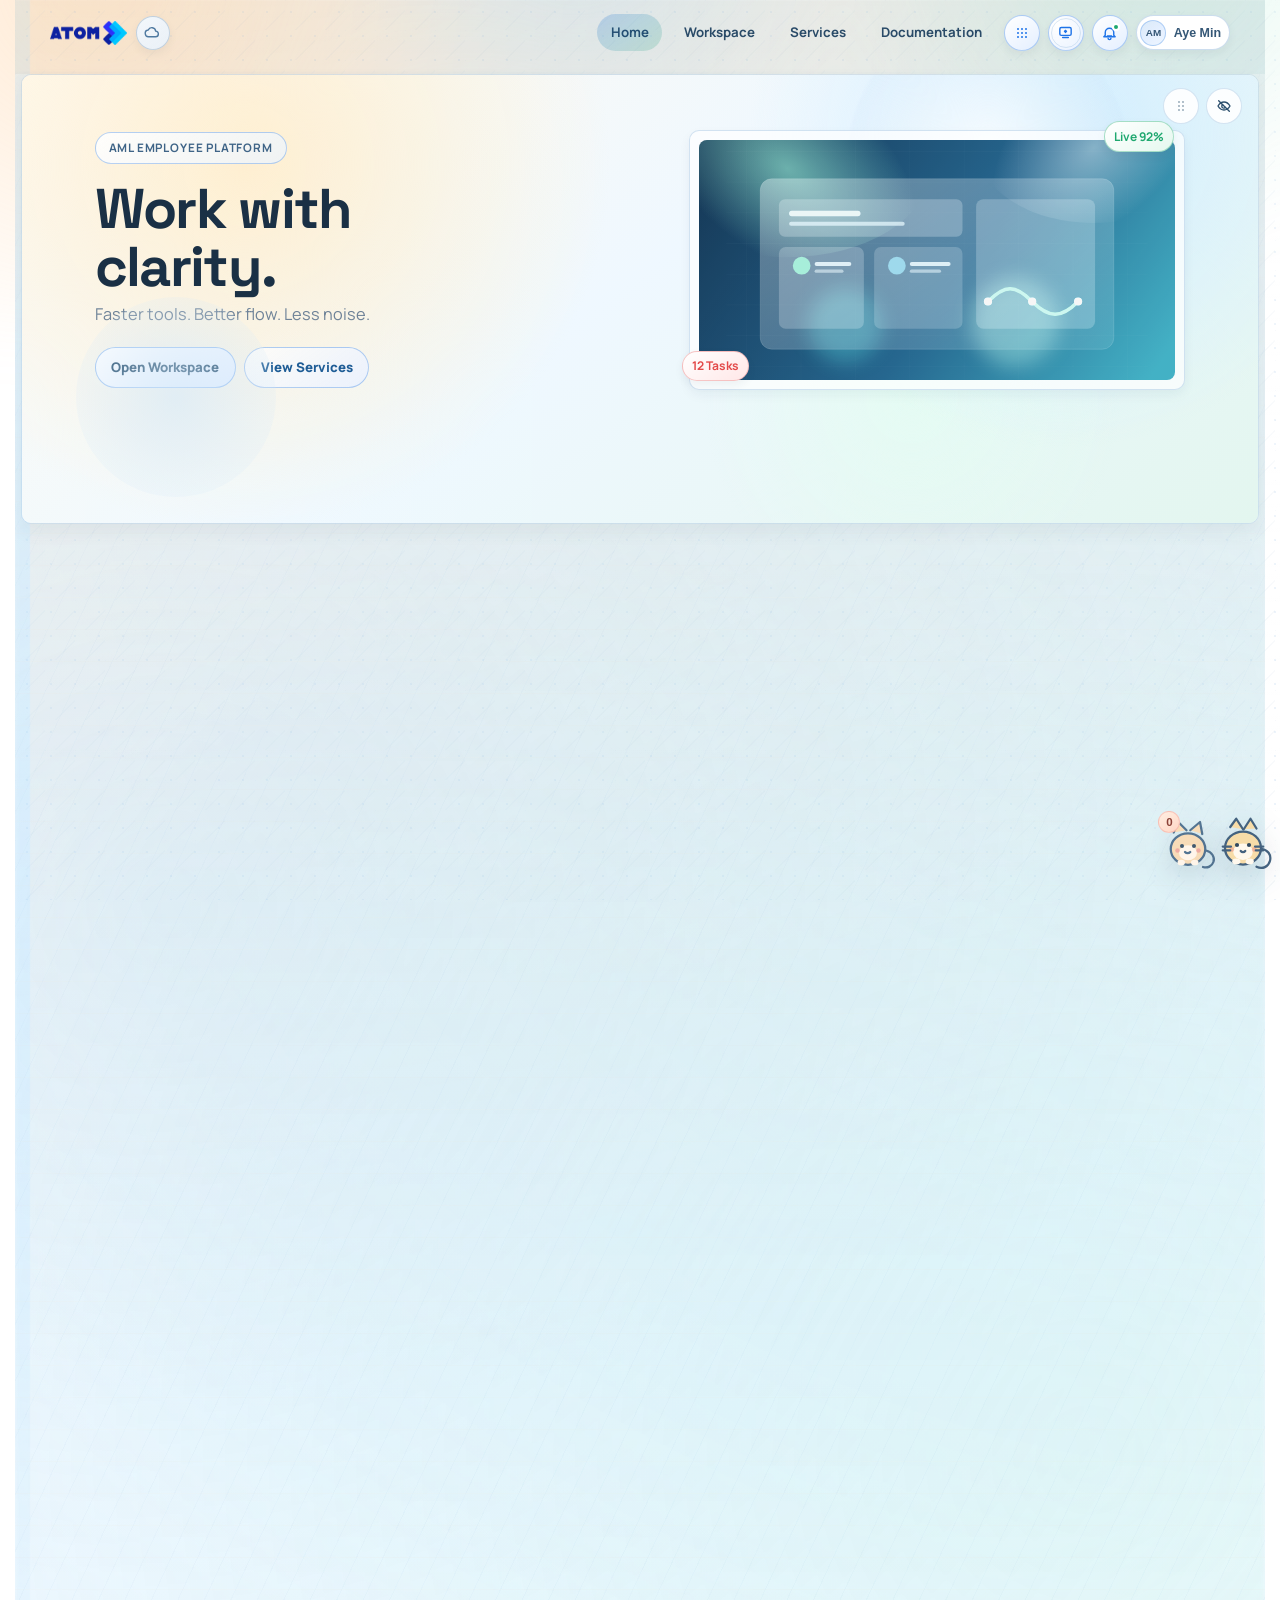
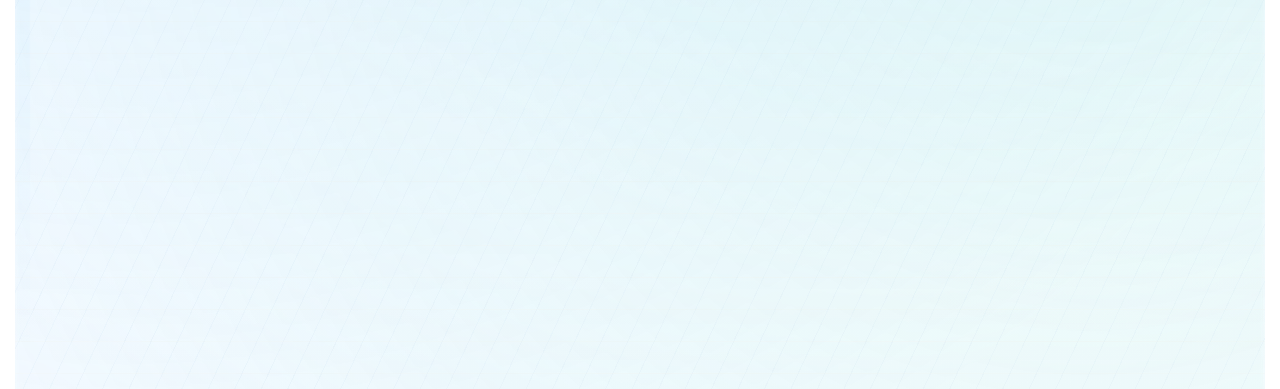
<file: index.html>
﻿<!DOCTYPE html>
<html lang="en">
<head>
  <meta charset="UTF-8" />
  <meta name="viewport" content="width=device-width, initial-scale=1.0" />
  <title>ATOM | Welcome</title>
  <link rel="preconnect" href="https://fonts.googleapis.com" />
  <link rel="preconnect" href="https://fonts.gstatic.com" crossorigin />
  <link href="https://fonts.googleapis.com/css2?family=Manrope:wght@500;600;700;800&family=Space+Grotesk:wght@600;700&display=swap" rel="stylesheet" />
  <link rel="stylesheet" href="styles.css" />
</head>
<body data-page="home">
  <header class="topbar" id="topbar">
    <div class="container nav-wrap">
      <a class="brand" href="index.html" aria-label="ATOM home">
        <img class="brand-logo" src="assets/logo.png" alt="ATOM" />
      </a>
      <div class="nav-actions">
        <nav class="nav-links" aria-label="Main">
          <a data-link="home" href="index.html">Home</a>
          <a data-link="workspace" href="workspace.html">Workspace</a>
          <a data-link="services" href="services.html">Services</a>
          <a data-link="documentation" href="technical.html">Documentation</a>
        </nav>
        <div class="nav-right" aria-label="Account">
          <button class="icon-btn" type="button" aria-label="Notifications">
            <svg viewBox="0 0 24 24"><path d="M15 17H9m9-1v-4a6 6 0 1 0-12 0v4l-2 2h16l-2-2z"/><path d="M10 20a2 2 0 0 0 4 0"/></svg>
            <span class="icon-badge" aria-hidden="true"></span>
          </button>
          <button class="profile-chip" type="button" aria-label="Profile">
            <span class="profile-avatar">AM</span>
            <span class="profile-name">Aye Min</span>
          </button>
        </div>
      </div>
    </div>
  </header>

  <main>
    <section class="hero">
      <div class="container hero-inner hero-grid" data-reveal>
        <div>
          <p class="eyebrow">AML Employee Platform</p>
          <h1>Work with clarity.</h1>
          <p class="lead">Faster tools. Better flow. Less noise.</p>
          <div class="hero-actions">
            <a class="btn btn-light" href="workspace.html">Open Workspace</a>
            <a class="btn btn-ghost" href="services.html">View Services</a>
          </div>
        </div>
        <div class="hero-visual" data-reveal>
          <img src="assets/hero-welcome.svg" alt="AML premium workspace illustration" />
          <span class="float-chip top">Live 92%</span>
          <span class="float-chip bottom">12 Tasks</span>
        </div>
      </div>
    </section>

    <section class="section section-priority" data-reveal>
      <div class="container">
        <h2>Ask AI Demo</h2>
        <p class="section-note">Quick assistant for common staff tasks and policy guidance.</p>
        <div class="ai-demo">
          <div class="ai-demo-head">
            <a class="ai-launch-link" href="ai.html" aria-label="Open full AI page" title="Open full AI page">
              <svg viewBox="0 0 24 24" aria-hidden="true"><path d="M7 17 17 7"/><path d="M9 7h8v8"/></svg>
            </a>
          </div>
          <div class="ai-layout">
            <div class="ai-side">
              <p>Try a quick question about leave, tickets, policies, or approvals.</p>
              <div class="prompt-row">
                <button class="prompt-btn" data-ai-prompt="How do I submit leave?">Leave flow</button>
                <button class="prompt-btn" data-ai-prompt="What is my ticket status?">Ticket status</button>
                <button class="prompt-btn" data-ai-prompt="Show policy update.">Policy update</button>
                <button class="prompt-btn" data-ai-prompt="Any approvals pending?">Approvals</button>
              </div>
            </div>
            <div class="ai-chat">
              <div class="ai-log" data-ai-log>
                <div class="ai-msg bot">Hi, I am AML Assistant. Ask anything about your workspace.</div>
              </div>
              <form class="ai-form" data-ai-form>
                <input data-ai-input type="text" placeholder="Ask AML Assistant..." />
                <button type="submit">Ask</button>
              </form>
            </div>
          </div>
        </div>
      </div>
    </section>

    <section class="section section-standard" data-reveal>
      <div class="container">
        <h2>Start Here</h2>
        <p class="section-note">One clear daily path: open workspace, complete priority actions, then launch tools.</p>
        <div class="start-grid">
          <article class="card start-card tilt">
            <div class="icon-wrap">
              <svg viewBox="0 0 24 24"><path d="M4 4h16v16H4zM8 12h8M12 8v8"/></svg>
            </div>
            <h3>Primary Path</h3>
            <p>Open your day in Workspace, then track approvals and tickets.</p>
            <div class="card-actions">
              <a class="btn btn-light" href="workspace.html">Go Workspace</a>
            </div>
          </article>
          <article class="card tilt">
            <div class="icon-wrap">
              <svg viewBox="0 0 24 24"><path d="M4 6h16M4 12h10M4 18h7"/><path d="M18 11a2 2 0 1 0 0-4 2 2 0 0 0 0 4zM14 19a2 2 0 1 0 0-4 2 2 0 0 0 0 4z"/></svg>
            </div>
            <h3>Daily Snapshot</h3>
            <p>12 approvals waiting, 2 company updates, and 4 active team tickets ready for review.</p>
          </article>
        </div>
        <div class="chips section-offset-sm">
          <span class="chip">
            <svg viewBox="0 0 24 24"><path d="M8 4v4M16 4v4M4 10h16M5 7h14v13H5z"/></svg>
            Leave
          </span>
          <span class="chip">
            <svg viewBox="0 0 24 24"><path d="M3 7h18v10H3zM7 11h4"/></svg>
            Tickets
          </span>
          <span class="chip">
            <svg viewBox="0 0 24 24"><path d="M4 19h16M7 15V9M12 15V5M17 15v-3"/></svg>
            News
          </span>
          <span class="chip">
            <svg viewBox="0 0 24 24"><path d="M6 4h9l3 3v13H6zM9 12h6"/></svg>
            Policy
          </span>
          <span class="chip">
            <svg viewBox="0 0 24 24"><path d="M12 12a3 3 0 1 0 0-6 3 3 0 0 0 0 6zM5 20a7 7 0 0 1 14 0"/></svg>
            People
          </span>
        </div>
      </div>
    </section>

    <section class="section section-standard" data-reveal>
      <div class="container">
        <h2>Company Pulse</h2>
        <p class="section-note">Latest internal updates and upcoming activities from across the company.</p>
        <div class="pulse-grid">
          <article class="card pulse-card tilt">
            <div class="icon-wrap">
              <svg viewBox="0 0 24 24"><path d="M4 6h16M4 12h16M4 18h10"/></svg>
            </div>
            <h3>Company News</h3>
            <ul class="pulse-list">
              <li><strong>5G core upgrade completed</strong><span>Mandalay region now on the new core stack.</span><a class="pulse-link" href="newsroom.html#news-5g-upgrade">Read more</a></li>
              <li><strong>Q2 customer growth report</strong><span>Enterprise subscriptions increased by 11%.</span><a class="pulse-link" href="newsroom.html#news-customer-growth">Read more</a></li>
              <li><strong>Digital onboarding rollout</strong><span>All branches moved to paperless onboarding.</span><a class="pulse-link" href="newsroom.html#news-onboarding">Read more</a></li>
            </ul>
          </article>
          <article class="card pulse-card tilt">
            <div class="icon-wrap">
              <svg viewBox="0 0 24 24"><path d="M8 4v4M16 4v4M4 10h16M5 7h14v13H5z"/></svg>
            </div>
            <h3>Company Events</h3>
            <ul class="pulse-list">
              <li><strong>Townhall Meeting</strong><span>Friday, 3:00 PM at HQ and livestream.</span></li>
              <li><strong>Engineering Demo Day</strong><span>New internal tools showcase next Tuesday.</span></li>
              <li><strong>Wellness Week</strong><span>Health sessions and team activities all week.</span></li>
            </ul>
          </article>
        </div>
      </div>
    </section>

  </main>

  <footer class="footer">
    <div class="container footer-inner">
      <p>ATOM Workspace</p>
      <nav class="footer-links" aria-label="Footer">
        <a href="faq.html">FAQ</a>
        <a href="version.html">Version</a>
        <a href="legal.html">Legal</a>
        <a href="privacy.html">Privacy</a>
      </nav>
    </div>
  </footer>

  <script src="main.js"></script>
</body>
</html>
</file>
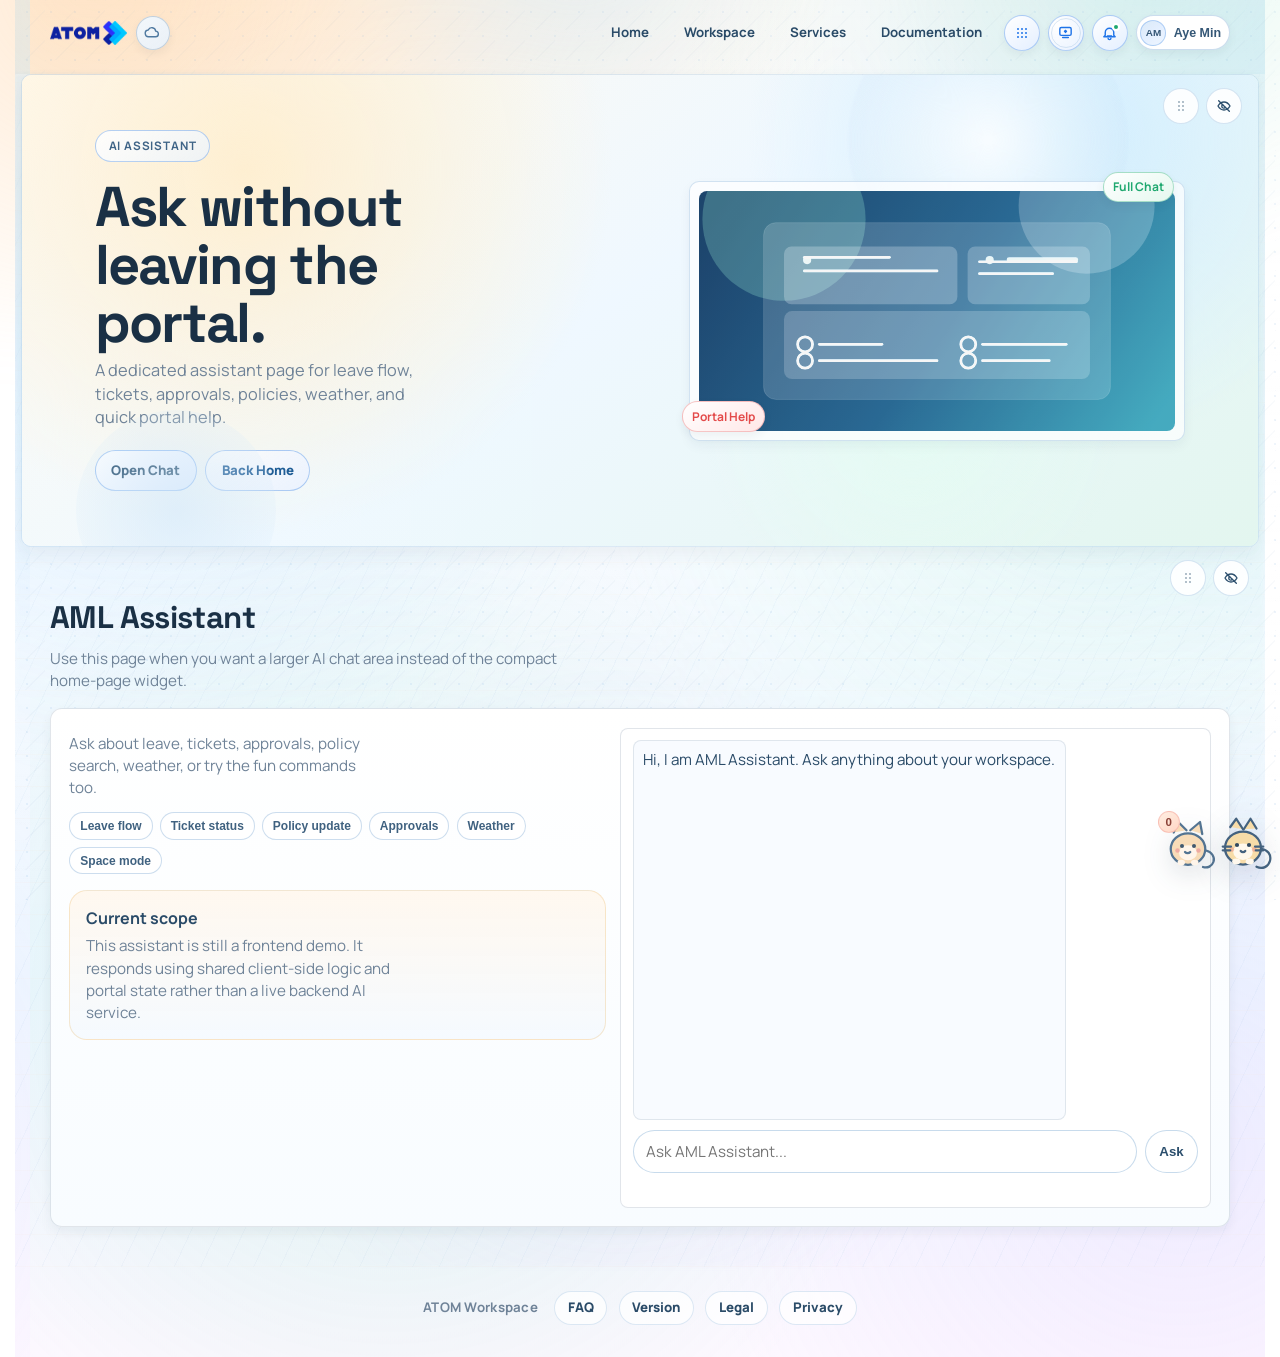
<file: ai.html>
<!DOCTYPE html>
<html lang="en">
<head>
  <meta charset="UTF-8" />
  <meta name="viewport" content="width=device-width, initial-scale=1.0" />
  <title>ATOM | AI Assistant</title>
  <link rel="preconnect" href="https://fonts.googleapis.com" />
  <link rel="preconnect" href="https://fonts.gstatic.com" crossorigin />
  <link href="https://fonts.googleapis.com/css2?family=Manrope:wght@500;600;700;800&family=Space+Grotesk:wght@600;700&display=swap" rel="stylesheet" />
  <link rel="stylesheet" href="styles.css" />
</head>
<body data-page="ai">
  <header class="topbar" id="topbar">
    <div class="container nav-wrap">
      <a class="brand" href="index.html" aria-label="ATOM home">
        <img class="brand-logo" src="assets/logo.png" alt="ATOM" />
      </a>
      <div class="nav-actions">
        <nav class="nav-links" aria-label="Main">
          <a data-link="home" href="index.html">Home</a>
          <a data-link="workspace" href="workspace.html">Workspace</a>
          <a data-link="services" href="services.html">Services</a>
          <a data-link="documentation" href="technical.html">Documentation</a>
        </nav>
        <div class="nav-right" aria-label="Account">
          <button class="icon-btn" type="button" aria-label="Notifications">
            <svg viewBox="0 0 24 24"><path d="M15 17H9m9-1v-4a6 6 0 1 0-12 0v4l-2 2h16l-2-2z"/><path d="M10 20a2 2 0 0 0 4 0"/></svg>
            <span class="icon-badge" aria-hidden="true"></span>
          </button>
          <button class="profile-chip" type="button" aria-label="Profile">
            <span class="profile-avatar">AM</span>
            <span class="profile-name">Aye Min</span>
          </button>
        </div>
      </div>
    </div>
  </header>

  <main>
    <section class="hero">
      <div class="container hero-inner hero-grid" data-reveal>
        <div>
          <p class="eyebrow">AI Assistant</p>
          <h1>Ask without leaving the portal.</h1>
          <p class="lead">A dedicated assistant page for leave flow, tickets, approvals, policies, weather, and quick portal help.</p>
          <div class="hero-actions">
            <a class="btn btn-light" href="#ai-assistant">Open Chat</a>
            <a class="btn btn-ghost" href="index.html">Back Home</a>
          </div>
        </div>
        <div class="hero-visual" data-reveal>
          <img src="assets/hero-support.svg" alt="AI assistant illustration" />
          <span class="float-chip top">Full Chat</span>
          <span class="float-chip bottom">Portal Help</span>
        </div>
      </div>
    </section>

    <section class="section section-priority" data-reveal id="ai-assistant">
      <div class="container">
        <h2>AML Assistant</h2>
        <p class="section-note">Use this page when you want a larger AI chat area instead of the compact home-page widget.</p>
        <div class="ai-demo ai-demo-expanded">
          <div class="ai-layout">
            <div class="ai-side">
              <p>Ask about leave, tickets, approvals, policy search, weather, or try the fun commands too.</p>
              <div class="prompt-row">
                <button class="prompt-btn" data-ai-prompt="How do I submit leave?">Leave flow</button>
                <button class="prompt-btn" data-ai-prompt="What is my ticket status?">Ticket status</button>
                <button class="prompt-btn" data-ai-prompt="Show policy update.">Policy update</button>
                <button class="prompt-btn" data-ai-prompt="Any approvals pending?">Approvals</button>
                <button class="prompt-btn" data-ai-prompt="What is the weather now?">Weather</button>
                <button class="prompt-btn" data-ai-prompt="--space--">Space mode</button>
              </div>
              <div class="doc-note ai-note">
                <strong>Current scope</strong>
                <p>This assistant is still a frontend demo. It responds using shared client-side logic and portal state rather than a live backend AI service.</p>
              </div>
            </div>
            <div class="ai-chat ai-chat-expanded">
              <div class="ai-log ai-log-expanded" data-ai-log>
                <div class="ai-msg bot">Hi, I am AML Assistant. Ask anything about your workspace.</div>
              </div>
              <form class="ai-form" data-ai-form>
                <input data-ai-input type="text" placeholder="Ask AML Assistant..." />
                <button type="submit">Ask</button>
              </form>
            </div>
          </div>
        </div>
      </div>
    </section>
  </main>

  <footer class="footer">
    <div class="container footer-inner">
      <p>ATOM Workspace</p>
      <nav class="footer-links" aria-label="Footer">
        <a href="faq.html">FAQ</a>
        <a href="version.html">Version</a>
        <a href="legal.html">Legal</a>
        <a href="privacy.html">Privacy</a>
      </nav>
    </div>
  </footer>

  <script src="main.js"></script>
</body>
</html>
</file>
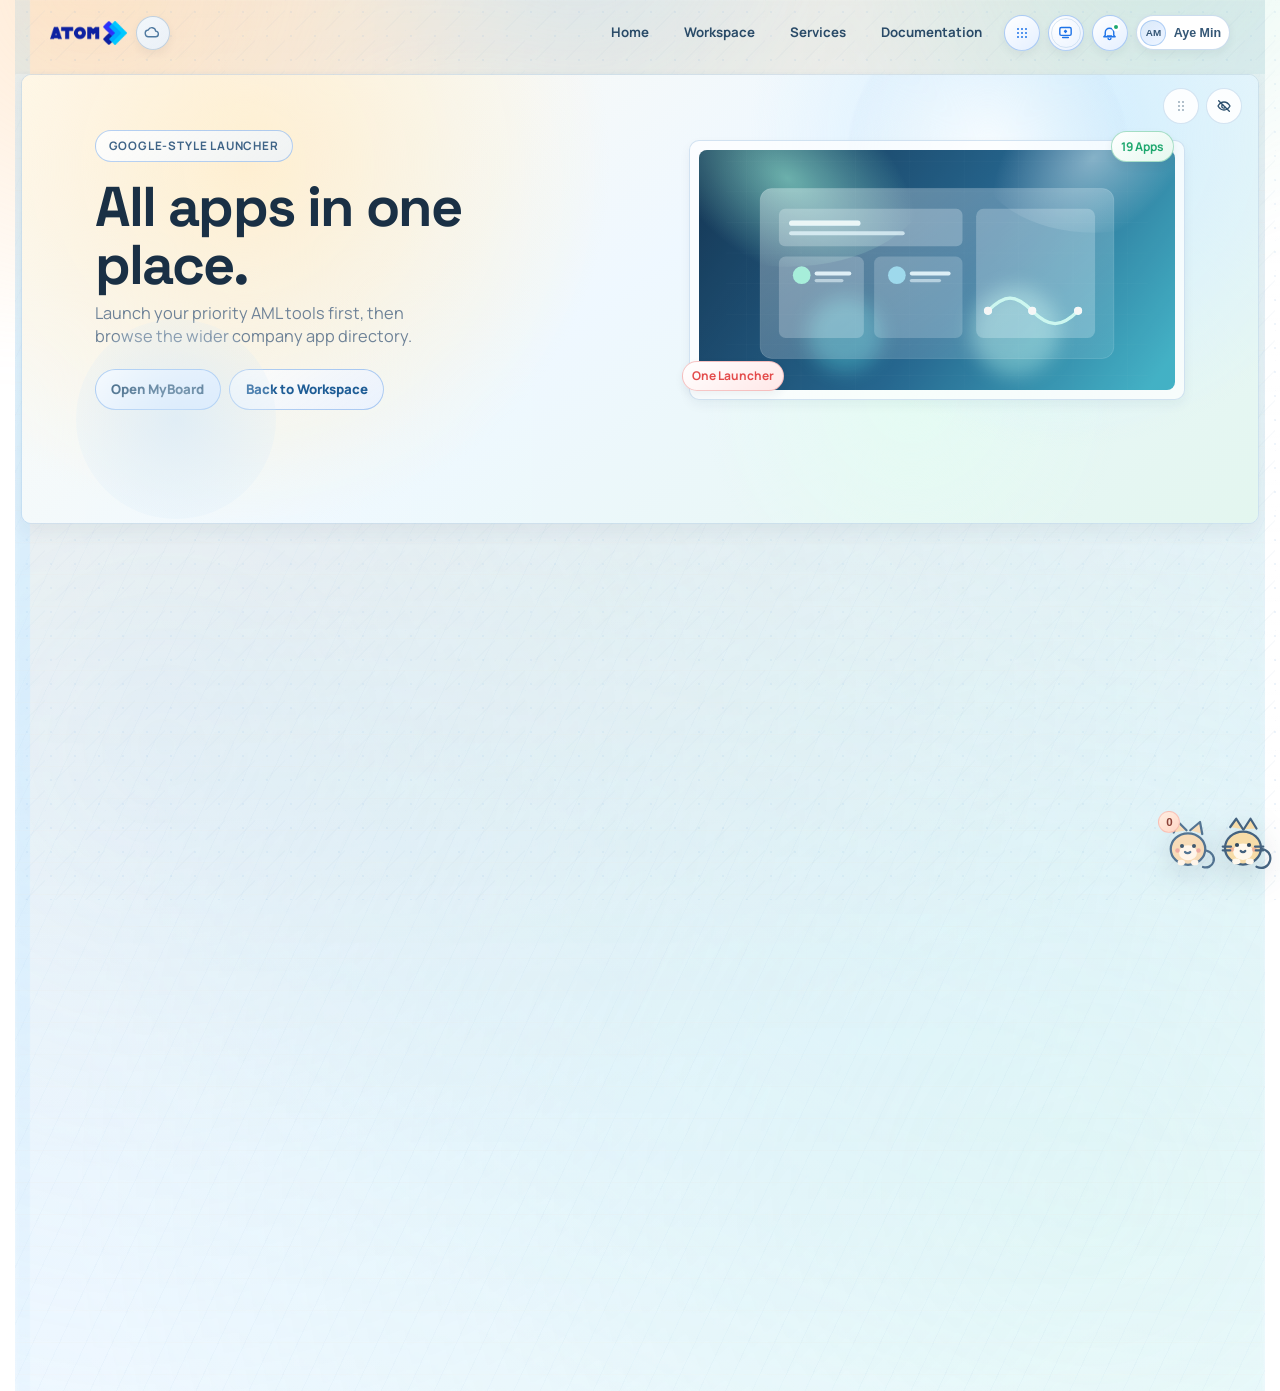
<file: apps.html>
<!DOCTYPE html>
<html lang="en">
<head>
  <meta charset="UTF-8" />
  <meta name="viewport" content="width=device-width, initial-scale=1.0" />
  <title>ATOM | Apps</title>
  <link rel="preconnect" href="https://fonts.googleapis.com" />
  <link rel="preconnect" href="https://fonts.gstatic.com" crossorigin />
  <link href="https://fonts.googleapis.com/css2?family=Manrope:wght@500;600;700;800&family=Space+Grotesk:wght@600;700&display=swap" rel="stylesheet" />
  <link rel="stylesheet" href="styles.css" />
</head>
<body data-page="apps">
  <header class="topbar" id="topbar">
    <div class="container nav-wrap">
      <a class="brand" href="index.html" aria-label="ATOM home">
        <img class="brand-logo" src="assets/logo.png" alt="ATOM" />
      </a>
      <div class="nav-actions">
        <nav class="nav-links" aria-label="Main">
          <a data-link="home" href="index.html">Home</a>
          <a data-link="workspace" href="workspace.html">Workspace</a>
          <a data-link="services" href="services.html">Services</a>
          <a data-link="documentation" href="technical.html">Documentation</a>
        </nav>
        <div class="nav-right" aria-label="Account">
          <button class="icon-btn" type="button" aria-label="Notifications">
            <svg viewBox="0 0 24 24"><path d="M15 17H9m9-1v-4a6 6 0 1 0-12 0v4l-2 2h16l-2-2z"/><path d="M10 20a2 2 0 0 0 4 0"/></svg>
            <span class="icon-badge" aria-hidden="true"></span>
          </button>
          <button class="profile-chip" type="button" aria-label="Profile">
            <span class="profile-avatar">AM</span>
            <span class="profile-name">Aye Min</span>
          </button>
        </div>
      </div>
    </div>
  </header>

  <main>
    <section class="hero">
      <div class="container hero-inner hero-grid" data-reveal>
        <div>
          <p class="eyebrow">Google-Style Launcher</p>
          <h1>All apps in one place.</h1>
          <p class="lead">Launch your priority AML tools first, then browse the wider company app directory.</p>
          <div class="hero-actions">
            <a class="btn btn-light" href="https://myboard.aml.mobi" target="_blank" rel="noopener noreferrer">Open MyBoard</a>
            <a class="btn btn-ghost" href="workspace.html">Back to Workspace</a>
          </div>
        </div>
        <div class="hero-visual">
          <img src="assets/hero-welcome.svg" alt="Company app launcher illustration" />
          <span class="float-chip top">19 Apps</span>
          <span class="float-chip bottom">One Launcher</span>
        </div>
      </div>
    </section>

    <section class="section section-priority" id="app-hub" data-reveal>
      <div class="container">
        <h2>App Directory</h2>
        <p class="section-note">Click any app tile to route directly to its destination. Internal pages open here, external tools open in a new tab.</p>
        <div class="apps-board">
          <div class="apps-catalog">
            <a class="app-shortcut large" href="https://myboard.aml.mobi" target="_blank" rel="noopener noreferrer"><span class="app-icon">MB</span><span class="app-label">MyBoard</span><span class="app-desc">Boards and projects</span></a>
            <a class="app-shortcut large" href="https://myticket.aml.mobi" target="_blank" rel="noopener noreferrer"><span class="app-icon">TK</span><span class="app-label">MyTicket</span><span class="app-desc">Issue tracking</span></a>
            <a class="app-shortcut large" href="https://myspace.aml.mobi" target="_blank" rel="noopener noreferrer"><span class="app-icon">MS</span><span class="app-label">MySpace</span><span class="app-desc">Notes and docs</span></a>
            <a class="app-shortcut large" href="https://pmp.aml.mobi" target="_blank" rel="noopener noreferrer"><span class="app-icon">PM</span><span class="app-label">Performance</span><span class="app-desc">Goals and reviews</span></a>
            <a class="app-shortcut large" href="workspace.html"><span class="app-icon">WS</span><span class="app-label">Workspace</span><span class="app-desc">Tasks and approvals</span></a>
            <a class="app-shortcut large" href="services.html"><span class="app-icon">SV</span><span class="app-label">Services</span><span class="app-desc">Request catalog</span></a>
            <a class="app-shortcut large" href="services.html#support-help"><span class="app-icon">HD</span><span class="app-label">Help Desk</span><span class="app-desc">Service support</span></a>
            <a class="app-shortcut large" href="newsroom.html"><span class="app-icon">NW</span><span class="app-label">Newsroom</span><span class="app-desc">Company updates</span></a>
            <a class="app-shortcut large" href="https://www.workday.com" target="_blank" rel="noopener noreferrer"><span class="app-icon">HR</span><span class="app-label">People HR</span><span class="app-desc">Employee records</span></a>

            <a class="app-shortcut large" href="https://docs.google.com" target="_blank" rel="noopener noreferrer"><span class="app-icon">DC</span><span class="app-label">Docs</span><span class="app-desc">Documents</span></a>
            <a class="app-shortcut large" href="https://drive.google.com" target="_blank" rel="noopener noreferrer"><span class="app-icon">DV</span><span class="app-label">Drive</span><span class="app-desc">Cloud storage</span></a>
            <a class="app-shortcut large" href="https://mail.google.com" target="_blank" rel="noopener noreferrer"><span class="app-icon">ML</span><span class="app-label">Mail</span><span class="app-desc">Corporate inbox</span></a>
            <a class="app-shortcut large" href="https://calendar.google.com" target="_blank" rel="noopener noreferrer"><span class="app-icon">CL</span><span class="app-label">Calendar</span><span class="app-desc">Scheduling</span></a>
            <a class="app-shortcut large" href="https://meet.google.com" target="_blank" rel="noopener noreferrer"><span class="app-icon">MT</span><span class="app-label">Meet</span><span class="app-desc">Video meetings</span></a>

            <a class="app-shortcut large" href="https://id.atlassian.com/login" target="_blank" rel="noopener noreferrer"><span class="app-icon">JR</span><span class="app-label">Jira</span><span class="app-desc">Project tracking</span></a>
            <a class="app-shortcut large" href="https://id.atlassian.com/login" target="_blank" rel="noopener noreferrer"><span class="app-icon">CF</span><span class="app-label">Confluence</span><span class="app-desc">Knowledge wiki</span></a>
            <a class="app-shortcut large" href="https://slack.com/signin" target="_blank" rel="noopener noreferrer"><span class="app-icon">CH</span><span class="app-label">Chat</span><span class="app-desc">Team channels</span></a>
            <a class="app-shortcut large" href="https://analytics.google.com" target="_blank" rel="noopener noreferrer"><span class="app-icon">AN</span><span class="app-label">Analytics</span><span class="app-desc">Operational metrics</span></a>
            <a class="app-shortcut large" href="https://maps.google.com" target="_blank" rel="noopener noreferrer"><span class="app-icon">MP</span><span class="app-label">Store Map</span><span class="app-desc">Distributed sites</span></a>
          </div>
        </div>
      </div>
    </section>
  </main>

  <footer class="footer">
    <div class="container footer-inner">
      <p>ATOM Workspace</p>
      <nav class="footer-links" aria-label="Footer">
        <a href="faq.html">FAQ</a>
        <a href="version.html">Version</a>
        <a href="legal.html">Legal</a>
        <a href="privacy.html">Privacy</a>
      </nav>
    </div>
  </footer>

  <script src="main.js"></script>
</body>
</html>
</file>
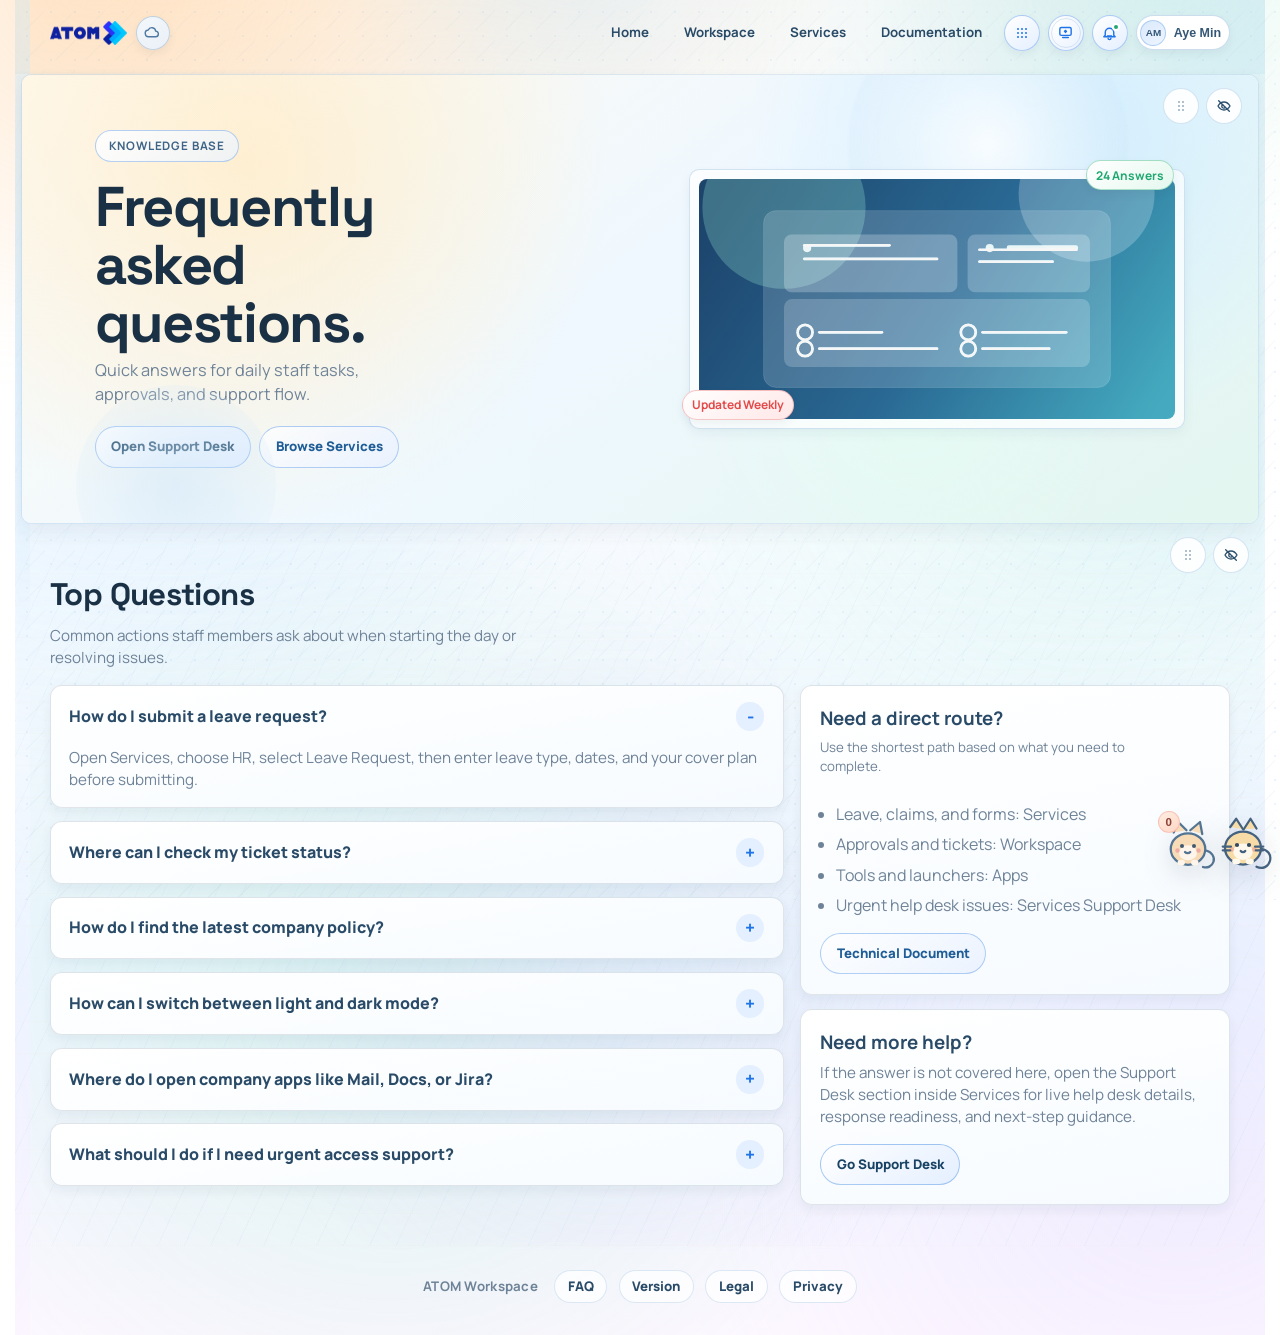
<file: faq.html>
<!DOCTYPE html>
<html lang="en">
<head>
  <meta charset="UTF-8" />
  <meta name="viewport" content="width=device-width, initial-scale=1.0" />
  <title>ATOM | FAQ</title>
  <link rel="preconnect" href="https://fonts.googleapis.com" />
  <link rel="preconnect" href="https://fonts.gstatic.com" crossorigin />
  <link href="https://fonts.googleapis.com/css2?family=Manrope:wght@500;600;700;800&family=Space+Grotesk:wght@600;700&display=swap" rel="stylesheet" />
  <link rel="stylesheet" href="styles.css" />
</head>
<body data-page="faq">
  <header class="topbar" id="topbar">
    <div class="container nav-wrap">
      <a class="brand" href="index.html" aria-label="ATOM home">
        <img class="brand-logo" src="assets/logo.png" alt="ATOM" />
      </a>
      <div class="nav-actions">
        <nav class="nav-links" aria-label="Main">
          <a data-link="home" href="index.html">Home</a>
          <a data-link="workspace" href="workspace.html">Workspace</a>
          <a data-link="services" href="services.html">Services</a>
          <a data-link="documentation" href="technical.html">Documentation</a>
        </nav>
        <div class="nav-right" aria-label="Account">
          <button class="icon-btn" type="button" aria-label="Notifications">
            <svg viewBox="0 0 24 24"><path d="M15 17H9m9-1v-4a6 6 0 1 0-12 0v4l-2 2h16l-2-2z"/><path d="M10 20a2 2 0 0 0 4 0"/></svg>
            <span class="icon-badge" aria-hidden="true"></span>
          </button>
          <button class="profile-chip" type="button" aria-label="Profile">
            <span class="profile-avatar">AM</span>
            <span class="profile-name">Aye Min</span>
          </button>
        </div>
      </div>
    </div>
  </header>

  <main>
    <section class="hero">
      <div class="container hero-inner hero-grid" data-reveal>
        <div>
          <p class="eyebrow">Knowledge Base</p>
          <h1>Frequently asked questions.</h1>
          <p class="lead">Quick answers for daily staff tasks, approvals, and support flow.</p>
          <div class="hero-actions">
            <a class="btn btn-light" href="services.html#support-help">Open Support Desk</a>
            <a class="btn btn-ghost" href="services.html">Browse Services</a>
          </div>
        </div>
        <div class="hero-visual" data-reveal>
          <img src="assets/hero-support.svg" alt="FAQ help center illustration" />
          <span class="float-chip top">24 Answers</span>
          <span class="float-chip bottom">Updated Weekly</span>
        </div>
      </div>
    </section>

    <section class="section section-priority" data-reveal>
      <div class="container">
        <h2>Top Questions</h2>
        <p class="section-note">Common actions staff members ask about when starting the day or resolving issues.</p>
        <div class="faq-layout">
          <div class="faq-list">
            <details class="faq-item" open>
              <summary>How do I submit a leave request?</summary>
              <div class="faq-answer">
                <p>Open Services, choose HR, select Leave Request, then enter leave type, dates, and your cover plan before submitting.</p>
              </div>
            </details>
            <details class="faq-item">
              <summary>Where can I check my ticket status?</summary>
              <div class="faq-answer">
                <p>Go to Workspace and open the Tickets area. Active requests show their latest owner, priority, and current stage.</p>
              </div>
            </details>
            <details class="faq-item">
              <summary>How do I find the latest company policy?</summary>
              <div class="faq-answer">
                <p>Use Services and open InfoHub. Search by policy name and confirm the revision date before using the document.</p>
              </div>
            </details>
            <details class="faq-item">
              <summary>How can I switch between light and dark mode?</summary>
              <div class="faq-answer">
                <p>Use the theme button in the top navigation. Your preference is saved automatically for the next visit.</p>
              </div>
            </details>
            <details class="faq-item">
              <summary>Where do I open company apps like Mail, Docs, or Jira?</summary>
              <div class="faq-answer">
                <p>Use the apps launcher in the top navigation or open the Apps page to launch internal and external work tools.</p>
              </div>
            </details>
            <details class="faq-item">
              <summary>What should I do if I need urgent access support?</summary>
              <div class="faq-answer">
                <p>Open Services and jump to the Support Desk section, then raise an IT request with the impact, affected system, and deadline so it can be prioritized quickly.</p>
              </div>
            </details>
          </div>

          <aside class="faq-side">
            <article class="panel">
              <h3>Need a direct route?</h3>
              <p class="section-note">Use the shortest path based on what you need to complete.</p>
              <ul class="faq-mini-list">
                <li>Leave, claims, and forms: Services</li>
                <li>Approvals and tickets: Workspace</li>
                <li>Tools and launchers: Apps</li>
                <li>Urgent help desk issues: Services Support Desk</li>
              </ul>
              <div class="hero-actions section-offset-sm">
                <a class="btn btn-ghost" href="technical.html">Technical Document</a>
              </div>
            </article>
            <article class="panel">
              <h3>Need more help?</h3>
              <p>If the answer is not covered here, open the Support Desk section inside Services for live help desk details, response readiness, and next-step guidance.</p>
              <div class="hero-actions section-offset-sm">
                <a class="btn btn-light" href="services.html#support-help">Go Support Desk</a>
              </div>
            </article>
          </aside>
        </div>
      </div>
    </section>
  </main>

  <footer class="footer">
    <div class="container footer-inner">
      <p>ATOM Workspace</p>
      <nav class="footer-links" aria-label="Footer">
        <a href="faq.html">FAQ</a>
        <a href="version.html">Version</a>
        <a href="legal.html">Legal</a>
        <a href="privacy.html">Privacy</a>
      </nav>
    </div>
  </footer>

  <script src="main.js"></script>
</body>
</html>
</file>
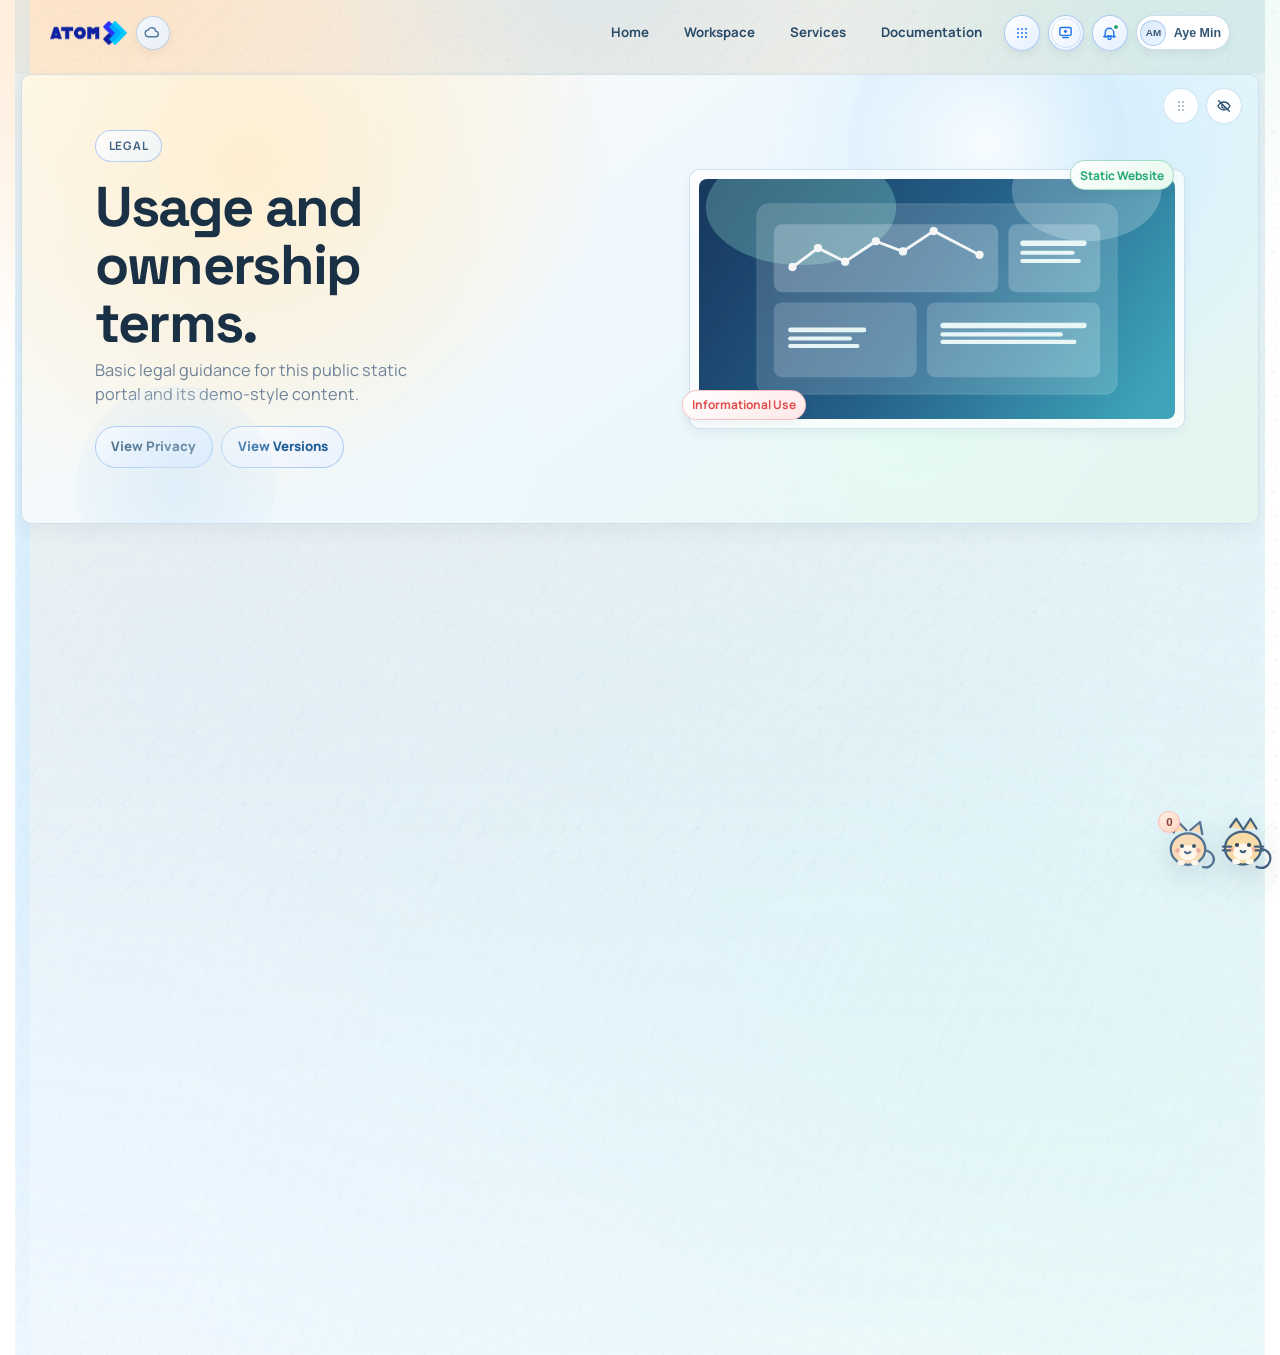
<file: legal.html>
<!DOCTYPE html>
<html lang="en">
<head>
  <meta charset="UTF-8" />
  <meta name="viewport" content="width=device-width, initial-scale=1.0" />
  <title>ATOM | Legal</title>
  <link rel="preconnect" href="https://fonts.googleapis.com" />
  <link rel="preconnect" href="https://fonts.gstatic.com" crossorigin />
  <link href="https://fonts.googleapis.com/css2?family=Manrope:wght@500;600;700;800&family=Space+Grotesk:wght@600;700&display=swap" rel="stylesheet" />
  <link rel="stylesheet" href="styles.css" />
</head>
<body data-page="legal">
  <header class="topbar" id="topbar">
    <div class="container nav-wrap">
      <a class="brand" href="index.html" aria-label="ATOM home">
        <img class="brand-logo" src="assets/logo.png" alt="ATOM" />
      </a>
      <div class="nav-actions">
        <nav class="nav-links" aria-label="Main">
          <a data-link="home" href="index.html">Home</a>
          <a data-link="workspace" href="workspace.html">Workspace</a>
          <a data-link="services" href="services.html">Services</a>
          <a data-link="documentation" href="technical.html">Documentation</a>
        </nav>
        <div class="nav-right" aria-label="Account">
          <button class="icon-btn" type="button" aria-label="Notifications">
            <svg viewBox="0 0 24 24"><path d="M15 17H9m9-1v-4a6 6 0 1 0-12 0v4l-2 2h16l-2-2z"/><path d="M10 20a2 2 0 0 0 4 0"/></svg>
            <span class="icon-badge" aria-hidden="true"></span>
          </button>
          <button class="profile-chip" type="button" aria-label="Profile">
            <span class="profile-avatar">AM</span>
            <span class="profile-name">Aye Min</span>
          </button>
        </div>
      </div>
    </div>
  </header>

  <main>
    <section class="hero">
      <div class="container hero-inner hero-grid" data-reveal>
        <div>
          <p class="eyebrow">Legal</p>
          <h1>Usage and ownership terms.</h1>
          <p class="lead">Basic legal guidance for this public static portal and its demo-style content.</p>
          <div class="hero-actions">
            <a class="btn btn-light" href="privacy.html">View Privacy</a>
            <a class="btn btn-ghost" href="version.html">View Versions</a>
          </div>
        </div>
        <div class="hero-visual" data-reveal>
          <img src="assets/hero-workspace.svg" alt="Legal information illustration" />
          <span class="float-chip top">Static Website</span>
          <span class="float-chip bottom">Informational Use</span>
        </div>
      </div>
    </section>

    <section class="section section-priority" data-reveal>
      <div class="container media-grid">
        <article class="panel">
          <h2>Use of this site</h2>
          <p class="section-note">This site is presented as a public-facing static staff portal prototype.</p>
          <ul class="doc-list">
            <li>Content is provided for information and demonstration purposes.</li>
            <li>The site does not create contractual rights, employment guarantees, or service-level commitments.</li>
            <li>Users should confirm operational policies from official internal systems when a final decision depends on them.</li>
          </ul>
        </article>
        <article class="panel">
          <h2>Ownership</h2>
          <p class="section-note">Branding, layout, written copy, and visuals remain subject to their respective ownership rights.</p>
          <ul class="doc-list">
            <li>The ATOM name, logo, and visual identity are protected brand elements.</li>
            <li>Source code and design assets in this repo should not be reused in a misleading way.</li>
            <li>External product names linked from the site remain owned by their respective providers.</li>
          </ul>
        </article>
      </div>
    </section>

    <section class="section section-standard" data-reveal>
      <div class="container media-grid">
        <article class="panel">
          <h2>External links</h2>
          <p class="section-note">Some navigation items open third-party services such as Google Workspace or Atlassian pages.</p>
          <ul class="doc-list">
            <li>Those services operate under their own terms, privacy practices, and availability.</li>
            <li>This static site is not responsible for content or outages on third-party platforms.</li>
          </ul>
        </article>
        <article class="panel">
          <h2>Limitations</h2>
          <p class="section-note">The site is provided as-is.</p>
          <ul class="doc-list">
            <li>No warranty is given regarding completeness, uninterrupted availability, or fitness for a specific purpose.</li>
            <li>Legal or policy-sensitive actions should always be verified against official internal records.</li>
          </ul>
        </article>
      </div>
    </section>
  </main>

  <footer class="footer">
    <div class="container footer-inner">
      <p>ATOM Workspace</p>
      <nav class="footer-links" aria-label="Footer">
        <a href="faq.html">FAQ</a>
        <a href="version.html">Version</a>
        <a href="legal.html">Legal</a>
        <a href="privacy.html">Privacy</a>
      </nav>
    </div>
  </footer>

  <script src="main.js"></script>
</body>
</html>
</file>
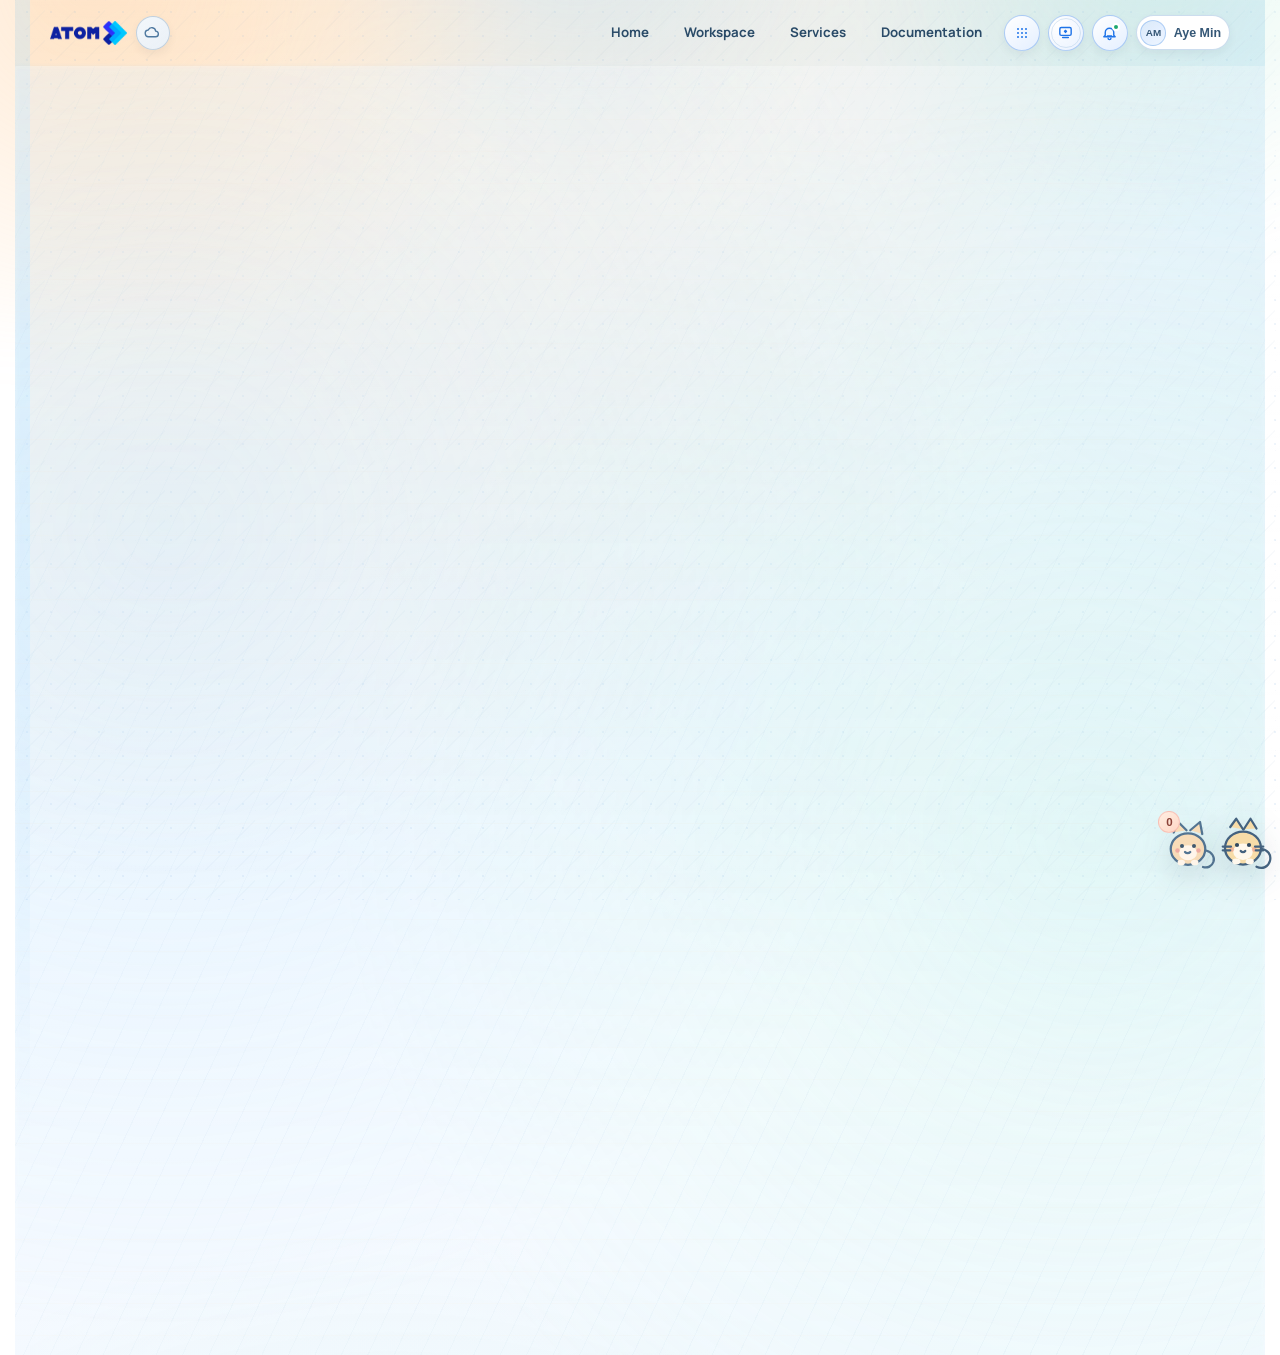
<file: newsroom.html>
<!DOCTYPE html>
<html lang="en">
<head>
  <meta charset="UTF-8" />
  <meta name="viewport" content="width=device-width, initial-scale=1.0" />
  <title>ATOM | Newsroom</title>
  <link rel="preconnect" href="https://fonts.googleapis.com" />
  <link rel="preconnect" href="https://fonts.gstatic.com" crossorigin />
  <link href="https://fonts.googleapis.com/css2?family=Manrope:wght@500;600;700;800&family=Space+Grotesk:wght@600;700&display=swap" rel="stylesheet" />
  <link rel="stylesheet" href="styles.css" />
</head>
<body data-page="newsroom">
  <header class="topbar" id="topbar">
    <div class="container nav-wrap">
      <a class="brand" href="index.html" aria-label="ATOM home">
        <img class="brand-logo" src="assets/logo.png" alt="ATOM" />
      </a>
      <div class="nav-actions">
        <nav class="nav-links" aria-label="Main">
          <a data-link="home" href="index.html">Home</a>
          <a data-link="workspace" href="workspace.html">Workspace</a>
          <a data-link="services" href="services.html">Services</a>
          <a data-link="documentation" href="technical.html">Documentation</a>
        </nav>
        <div class="nav-right" aria-label="Account">
          <button class="icon-btn" type="button" aria-label="Notifications">
            <svg viewBox="0 0 24 24"><path d="M15 17H9m9-1v-4a6 6 0 1 0-12 0v4l-2 2h16l-2-2z"/><path d="M10 20a2 2 0 0 0 4 0"/></svg>
            <span class="icon-badge" aria-hidden="true"></span>
          </button>
          <button class="profile-chip" type="button" aria-label="Profile">
            <span class="profile-avatar">AM</span>
            <span class="profile-name">Aye Min</span>
          </button>
        </div>
      </div>
    </div>
  </header>

  <main>
    <section class="section section-standard" data-reveal>
      <div class="container">
        <div class="hero hero-compact">
          <div>
            <p class="eyebrow">Newsroom</p>
            <h1>Company updates in one place</h1>
            <p class="section-note">More detail for the latest internal news highlighted on the Home page.</p>
          </div>
        </div>
      </div>
    </section>

    <section class="section section-standard" data-reveal>
      <div class="container newsroom-grid">
        <article class="panel newsroom-article" id="news-5g-upgrade">
          <p class="eyebrow">Infrastructure</p>
          <h2>5G core upgrade completed</h2>
          <p>Mandalay region is now operating on the new core stack, giving the network team a more stable base for capacity expansion, faster fault isolation, and cleaner service migration planning.</p>
          <p>The rollout also reduces operational overlap with older configurations and prepares the region for the next phase of service optimization work across priority sites.</p>
        </article>

        <article class="panel newsroom-article" id="news-customer-growth">
          <p class="eyebrow">Growth</p>
          <h2>Q2 customer growth report</h2>
          <p>Enterprise subscriptions increased by 11% this quarter, led by stronger uptake from mid-market accounts and better conversion from bundled service offers.</p>
          <p>Commercial and support teams are using the result as an input for next-quarter retention planning, onboarding improvements, and service-priority alignment.</p>
        </article>

        <article class="panel newsroom-article" id="news-onboarding">
          <p class="eyebrow">Operations</p>
          <h2>Digital onboarding rollout</h2>
          <p>All branches have now moved to paperless onboarding, reducing manual document handling and making status visibility easier for frontline teams and back-office reviewers.</p>
          <p>The next focus is process tuning: shorten the longest approval steps, improve handoff tracking, and standardize branch feedback into one implementation loop.</p>
        </article>
      </div>
    </section>
  </main>

  <footer class="footer">
    <div class="container footer-inner">
      <p>ATOM Workspace</p>
      <nav class="footer-links" aria-label="Footer">
        <a href="faq.html">FAQ</a>
        <a href="version.html">Version</a>
        <a href="legal.html">Legal</a>
        <a href="privacy.html">Privacy</a>
      </nav>
    </div>
  </footer>

  <script src="main.js"></script>
</body>
</html>
</file>
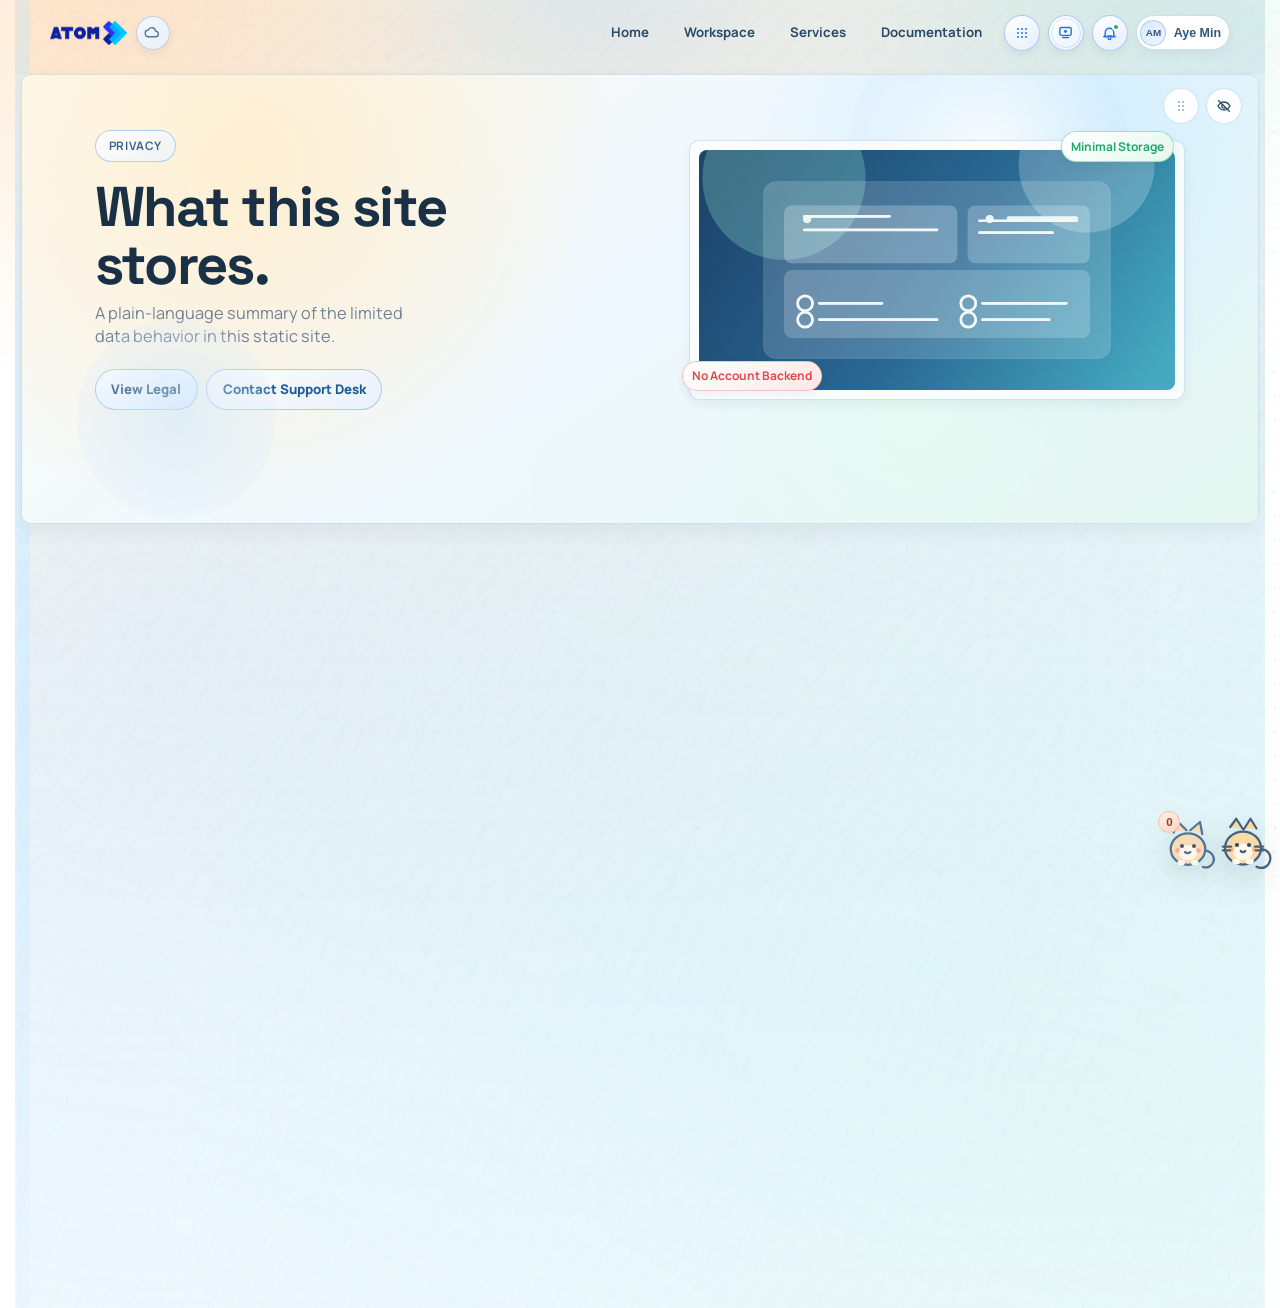
<file: privacy.html>
<!DOCTYPE html>
<html lang="en">
<head>
  <meta charset="UTF-8" />
  <meta name="viewport" content="width=device-width, initial-scale=1.0" />
  <title>ATOM | Privacy</title>
  <link rel="preconnect" href="https://fonts.googleapis.com" />
  <link rel="preconnect" href="https://fonts.gstatic.com" crossorigin />
  <link href="https://fonts.googleapis.com/css2?family=Manrope:wght@500;600;700;800&family=Space+Grotesk:wght@600;700&display=swap" rel="stylesheet" />
  <link rel="stylesheet" href="styles.css" />
</head>
<body data-page="privacy">
  <header class="topbar" id="topbar">
    <div class="container nav-wrap">
      <a class="brand" href="index.html" aria-label="ATOM home">
        <img class="brand-logo" src="assets/logo.png" alt="ATOM" />
      </a>
      <div class="nav-actions">
        <nav class="nav-links" aria-label="Main">
          <a data-link="home" href="index.html">Home</a>
          <a data-link="workspace" href="workspace.html">Workspace</a>
          <a data-link="services" href="services.html">Services</a>
          <a data-link="documentation" href="technical.html">Documentation</a>
        </nav>
        <div class="nav-right" aria-label="Account">
          <button class="icon-btn" type="button" aria-label="Notifications">
            <svg viewBox="0 0 24 24"><path d="M15 17H9m9-1v-4a6 6 0 1 0-12 0v4l-2 2h16l-2-2z"/><path d="M10 20a2 2 0 0 0 4 0"/></svg>
            <span class="icon-badge" aria-hidden="true"></span>
          </button>
          <button class="profile-chip" type="button" aria-label="Profile">
            <span class="profile-avatar">AM</span>
            <span class="profile-name">Aye Min</span>
          </button>
        </div>
      </div>
    </div>
  </header>

  <main>
    <section class="hero">
      <div class="container hero-inner hero-grid" data-reveal>
        <div>
          <p class="eyebrow">Privacy</p>
          <h1>What this site stores.</h1>
          <p class="lead">A plain-language summary of the limited data behavior in this static site.</p>
          <div class="hero-actions">
            <a class="btn btn-light" href="legal.html">View Legal</a>
            <a class="btn btn-ghost" href="services.html#support-help">Contact Support Desk</a>
          </div>
        </div>
        <div class="hero-visual" data-reveal>
          <img src="assets/hero-support.svg" alt="Privacy and data handling illustration" />
          <span class="float-chip top">Minimal Storage</span>
          <span class="float-chip bottom">No Account Backend</span>
        </div>
      </div>
    </section>

    <section class="section section-priority" data-reveal>
      <div class="container media-grid">
        <article class="panel">
          <h2>Data collected</h2>
          <p class="section-note">This static site does not include a database, user account system, or form submission backend.</p>
          <ul class="doc-list">
            <li>No profile information is submitted from this site to a server controlled by this repo.</li>
            <li>No payment, HR record, or ticket record is stored by this public static site itself.</li>
            <li>Displayed names, counts, and ticket details are demo-style interface content.</li>
          </ul>
        </article>
        <article class="panel">
          <h2>Browser storage</h2>
          <p class="section-note">The site stores a small theme preference in your browser.</p>
          <ul class="doc-list">
            <li>The light or dark mode choice is saved in local storage so the same theme loads on the next visit.</li>
            <li>If browser storage is blocked, the site still works but the theme preference may not persist.</li>
          </ul>
        </article>
      </div>
    </section>

    <section class="section section-standard" data-reveal>
      <div class="container media-grid">
        <article class="panel">
          <h2>External destinations</h2>
          <p class="section-note">Some app links open external services.</p>
          <ul class="doc-list">
            <li>When you open Google, Atlassian, or similar external destinations, those providers may collect data under their own policies.</li>
            <li>You should review third-party privacy notices separately if those services are used.</li>
          </ul>
        </article>
        <article class="panel">
          <h2>Updates</h2>
          <p class="section-note">This page describes the current static implementation of the site.</p>
          <ul class="doc-list">
            <li>If tracking, analytics, forms, or authentication are added later, this privacy page should be updated to match.</li>
            <li>The Version page records visible site changes so users can see when documentation or features were expanded.</li>
          </ul>
        </article>
      </div>
    </section>
  </main>

  <footer class="footer">
    <div class="container footer-inner">
      <p>ATOM Workspace</p>
      <nav class="footer-links" aria-label="Footer">
        <a href="faq.html">FAQ</a>
        <a href="version.html">Version</a>
        <a href="legal.html">Legal</a>
        <a href="privacy.html">Privacy</a>
      </nav>
    </div>
  </footer>

  <script src="main.js"></script>
</body>
</html>
</file>
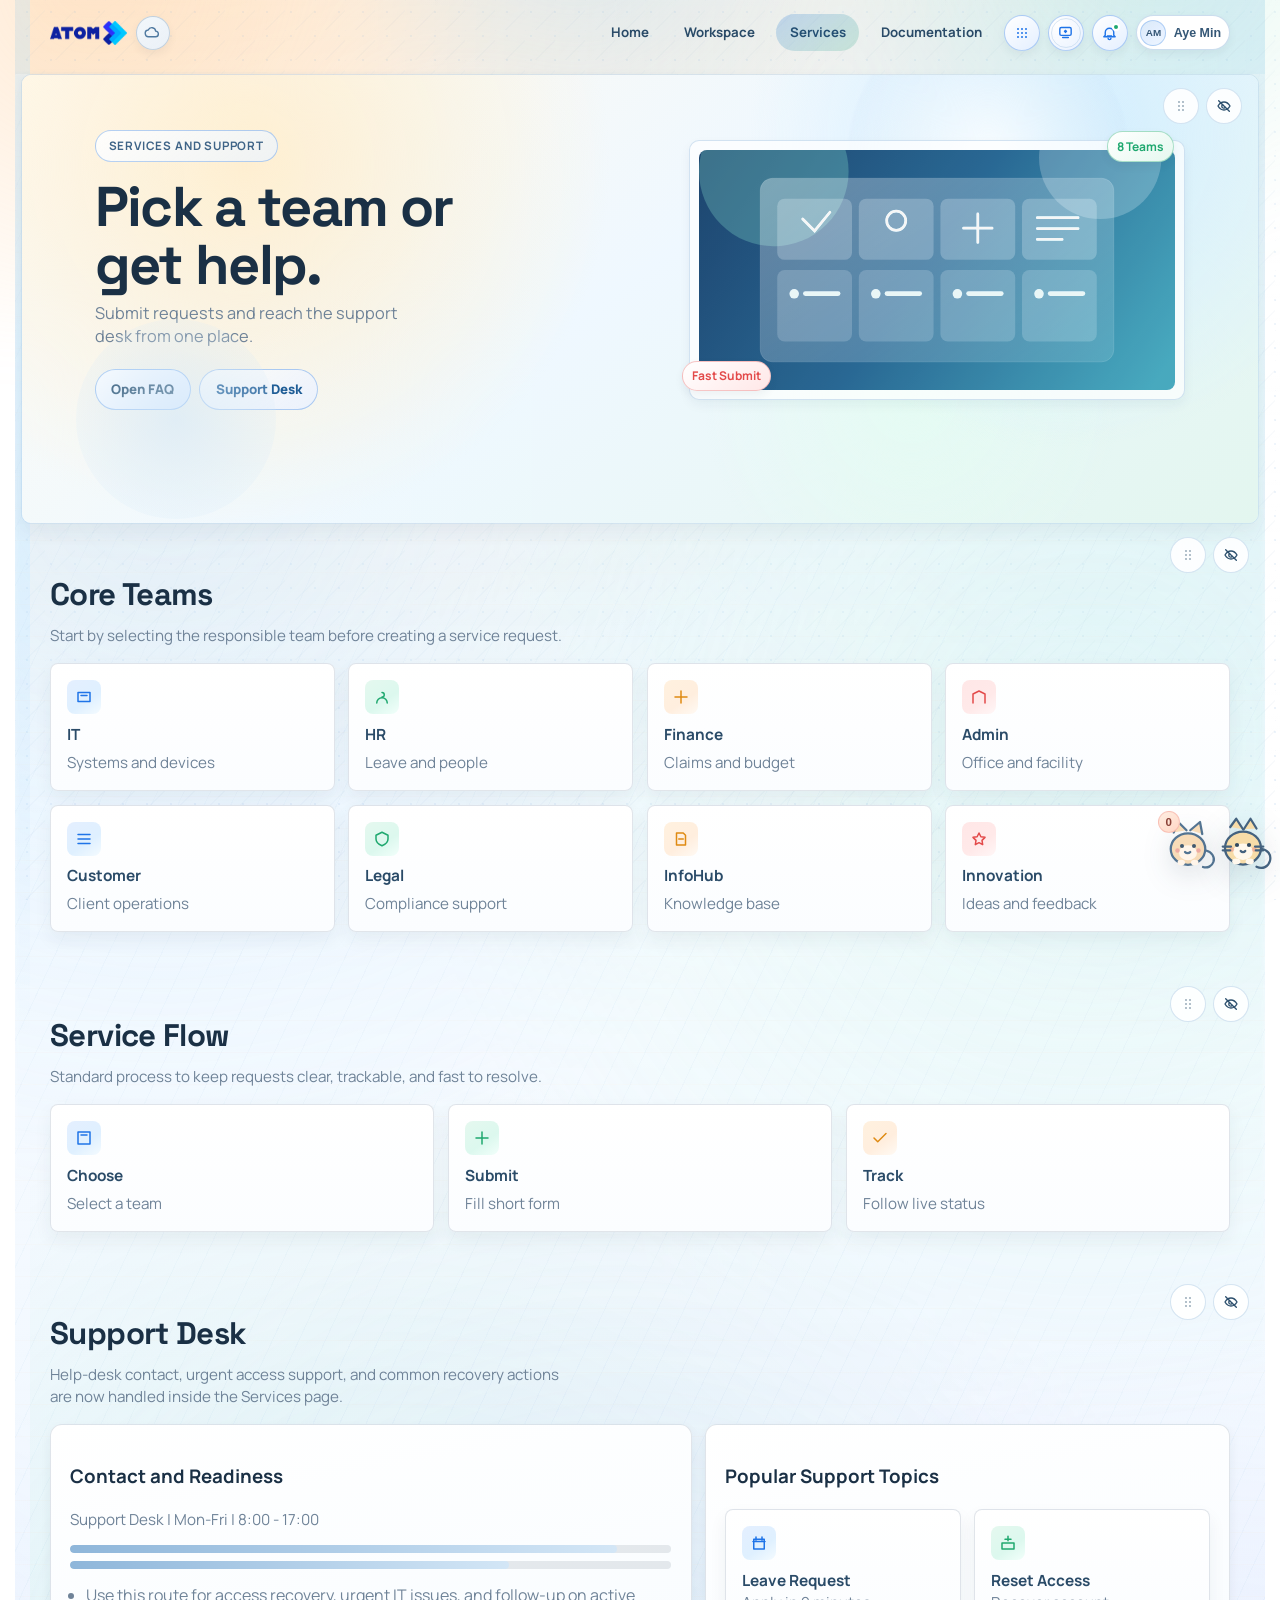
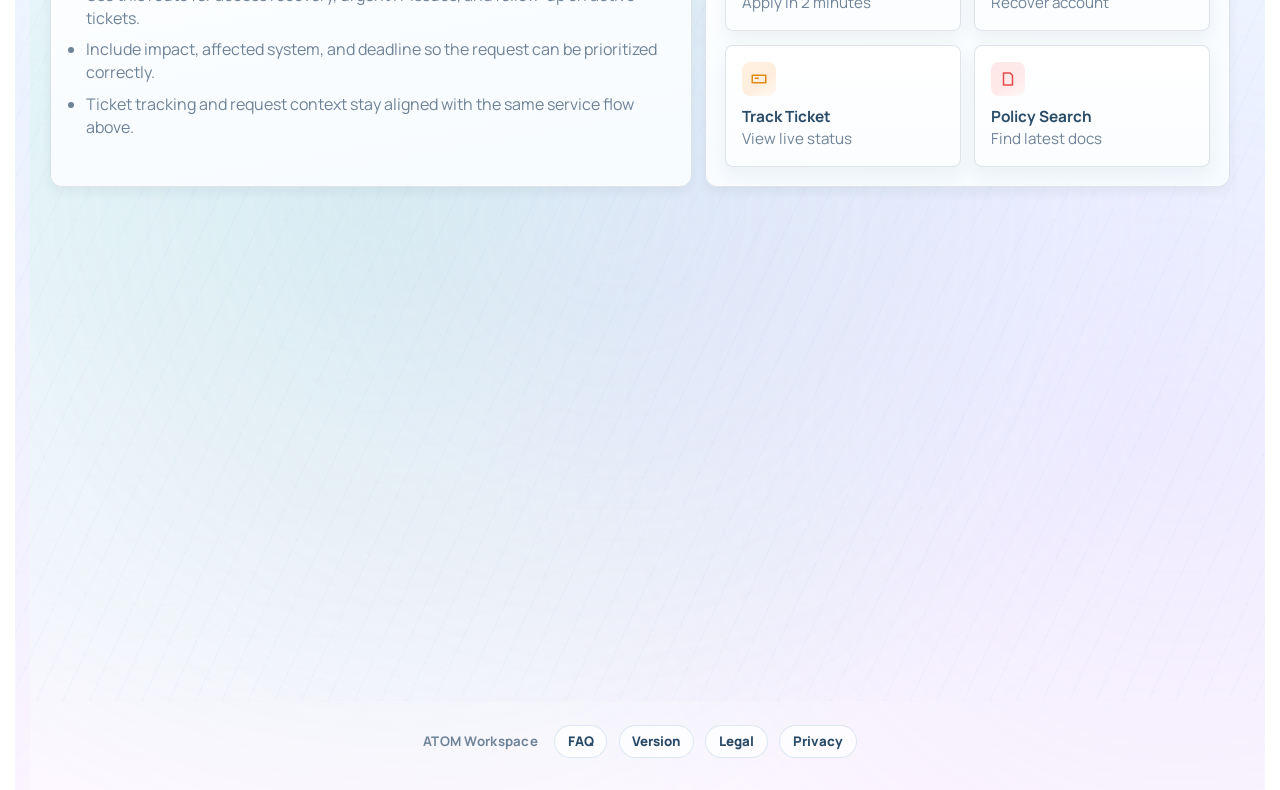
<file: services.html>
﻿<!DOCTYPE html>
<html lang="en">
<head>
  <meta charset="UTF-8" />
  <meta name="viewport" content="width=device-width, initial-scale=1.0" />
  <title>ATOM | Services & Support</title>
  <link rel="preconnect" href="https://fonts.googleapis.com" />
  <link rel="preconnect" href="https://fonts.gstatic.com" crossorigin />
  <link href="https://fonts.googleapis.com/css2?family=Manrope:wght@500;600;700;800&family=Space+Grotesk:wght@600;700&display=swap" rel="stylesheet" />
  <link rel="stylesheet" href="styles.css" />
</head>
<body data-page="services">
  <header class="topbar" id="topbar">
    <div class="container nav-wrap">
      <a class="brand" href="index.html" aria-label="ATOM home">
        <img class="brand-logo" src="assets/logo.png" alt="ATOM" />
      </a>
      <div class="nav-actions">
        <nav class="nav-links" aria-label="Main">
          <a data-link="home" href="index.html">Home</a>
          <a data-link="workspace" href="workspace.html">Workspace</a>
          <a data-link="services" href="services.html">Services</a>
          <a data-link="documentation" href="technical.html">Documentation</a>
        </nav>
        <div class="nav-right" aria-label="Account">
          <button class="icon-btn" type="button" aria-label="Notifications">
            <svg viewBox="0 0 24 24"><path d="M15 17H9m9-1v-4a6 6 0 1 0-12 0v4l-2 2h16l-2-2z"/><path d="M10 20a2 2 0 0 0 4 0"/></svg>
            <span class="icon-badge" aria-hidden="true"></span>
          </button>
          <button class="profile-chip" type="button" aria-label="Profile">
            <span class="profile-avatar">AM</span>
            <span class="profile-name">Aye Min</span>
          </button>
        </div>
      </div>
    </div>
  </header>

  <main>
    <section class="hero">
      <div class="container hero-inner hero-grid" data-reveal>
        <div>
          <p class="eyebrow">Services and Support</p>
          <h1>Pick a team or get help.</h1>
          <p class="lead">Submit requests and reach the support desk from one place.</p>
          <div class="hero-actions">
            <a class="btn btn-light" href="faq.html">Open FAQ</a>
            <a class="btn btn-ghost" href="#support-help">Support Desk</a>
          </div>
        </div>
        <div class="hero-visual">
          <img src="assets/hero-services.svg" alt="Services hero illustration" />
          <span class="float-chip top">8 Teams</span>
          <span class="float-chip bottom">Fast Submit</span>
        </div>
      </div>
    </section>

    <section class="section section-priority" data-reveal>
      <div class="container">
        <h2>Core Teams</h2>
        <p class="section-note">Start by selecting the responsible team before creating a service request.</p>
        <div class="grid cards-4">
          <article class="card tilt"><div class="icon-wrap"><svg viewBox="0 0 24 24"><path d="M4 6h16v12H4zM8 10h8"/></svg></div><h3>IT</h3><p>Systems and devices</p></article>
          <article class="card tilt"><div class="icon-wrap"><svg viewBox="0 0 24 24"><path d="M12 12a3 3 0 1 0 0-6M5 20a7 7 0 0 1 14 0"/></svg></div><h3>HR</h3><p>Leave and people</p></article>
          <article class="card tilt"><div class="icon-wrap"><svg viewBox="0 0 24 24"><path d="M4 12h16M12 4v16"/></svg></div><h3>Finance</h3><p>Claims and budget</p></article>
          <article class="card tilt"><div class="icon-wrap"><svg viewBox="0 0 24 24"><path d="M4 20V8l8-4 8 4v12"/></svg></div><h3>Admin</h3><p>Office and facility</p></article>
          <article class="card tilt"><div class="icon-wrap"><svg viewBox="0 0 24 24"><path d="M4 12h16M4 6h16M4 18h16"/></svg></div><h3>Customer</h3><p>Client operations</p></article>
          <article class="card tilt"><div class="icon-wrap"><svg viewBox="0 0 24 24"><path d="M12 3l8 4v5c0 5-3 7-8 9-5-2-8-4-8-9V7z"/></svg></div><h3>Legal</h3><p>Compliance support</p></article>
          <article class="card tilt"><div class="icon-wrap"><svg viewBox="0 0 24 24"><path d="M6 4h9l3 3v13H6zM9 12h6"/></svg></div><h3>InfoHub</h3><p>Knowledge base</p></article>
          <article class="card tilt"><div class="icon-wrap"><svg viewBox="0 0 24 24"><path d="M12 4l2.5 5 5.5.8-4 4 .9 5.7-4.9-2.6-4.9 2.6.9-5.7-4-4 5.5-.8z"/></svg></div><h3>Innovation</h3><p>Ideas and feedback</p></article>
        </div>
      </div>
    </section>

    <section class="section section-standard" data-reveal>
      <div class="container">
        <h2>Service Flow</h2>
        <p class="section-note">Standard process to keep requests clear, trackable, and fast to resolve.</p>
        <div class="grid cards-3">
          <article class="card tilt"><div class="icon-wrap"><svg viewBox="0 0 24 24"><path d="M4 4h16v16H4zM8 8h8"/></svg></div><h3>Choose</h3><p>Select a team</p></article>
          <article class="card tilt"><div class="icon-wrap"><svg viewBox="0 0 24 24"><path d="M4 12h16M12 4v16"/></svg></div><h3>Submit</h3><p>Fill short form</p></article>
          <article class="card tilt"><div class="icon-wrap"><svg viewBox="0 0 24 24"><path d="M4 12l5 5L20 6"/></svg></div><h3>Track</h3><p>Follow live status</p></article>
        </div>
      </div>
    </section>

    <section class="section section-standard" data-reveal id="support-help">
      <div class="container">
        <h2>Support Desk</h2>
        <p class="section-note">Help-desk contact, urgent access support, and common recovery actions are now handled inside the Services page.</p>
        <div class="media-grid">
          <article class="panel">
            <h3>Contact and Readiness</h3>
            <p>Support Desk | Mon-Fri | 8:00 - 17:00</p>
            <div class="meter">
              <div><span style="width: 91%;"></span></div>
              <div><span style="width: 73%;"></span></div>
            </div>
            <ul class="doc-list">
              <li>Use this route for access recovery, urgent IT issues, and follow-up on active tickets.</li>
              <li>Include impact, affected system, and deadline so the request can be prioritized correctly.</li>
              <li>Ticket tracking and request context stay aligned with the same service flow above.</li>
            </ul>
          </article>
          <article class="panel">
            <h3>Popular Support Topics</h3>
            <div class="grid cards-2">
              <article class="card tilt"><div class="icon-wrap"><svg viewBox="0 0 24 24"><path d="M8 4v4M16 4v4M4 10h16M5 7h14v13H5z"/></svg></div><h3>Leave Request</h3><p>Apply in 2 minutes</p></article>
              <article class="card tilt"><div class="icon-wrap"><svg viewBox="0 0 24 24"><path d="M12 3v6M8 7h8M4 12h16v8H4z"/></svg></div><h3>Reset Access</h3><p>Recover account</p></article>
              <article class="card tilt"><div class="icon-wrap"><svg viewBox="0 0 24 24"><path d="M3 7h18v10H3zM7 11h4"/></svg></div><h3>Track Ticket</h3><p>View live status</p></article>
              <article class="card tilt"><div class="icon-wrap"><svg viewBox="0 0 24 24"><path d="M6 4h9l3 3v13H6z"/></svg></div><h3>Policy Search</h3><p>Find latest docs</p></article>
            </div>
          </article>
        </div>
      </div>
    </section>

    <section class="section section-standard" data-reveal>
      <div class="container">
        <h2>Distributed Store Map</h2>
        <p class="section-note">Operational footprint and store coverage across key regions.</p>
        <div class="media-grid">
          <article class="media-card">
            <img src="assets/company-map.svg" alt="Company distributed store map" />
            <div class="media-copy">
              <h3>Nationwide Store Network</h3>
              <p>Store coverage and regional distribution overview.</p>
            </div>
          </article>
          <article class="panel">
            <h3>Coverage Snapshot</h3>
            <p>48 stores across major cities and growth corridors.</p>
            <div class="map-stats">
              <div class="stat-pill"><strong>48</strong><span>Total Stores</span></div>
              <div class="stat-pill"><strong>7</strong><span>Key Regions</span></div>
              <div class="stat-pill"><strong>12</strong><span>New Q2 Sites</span></div>
              <div class="stat-pill"><strong>96%</strong><span>Service Reach</span></div>
            </div>
          </article>
        </div>
      </div>
    </section>
  </main>

  <footer class="footer">
    <div class="container footer-inner">
      <p>ATOM Workspace</p>
      <nav class="footer-links" aria-label="Footer">
        <a href="faq.html">FAQ</a>
        <a href="version.html">Version</a>
        <a href="legal.html">Legal</a>
        <a href="privacy.html">Privacy</a>
      </nav>
    </div>
  </footer>

  <script src="main.js"></script>
</body>
</html>
</file>
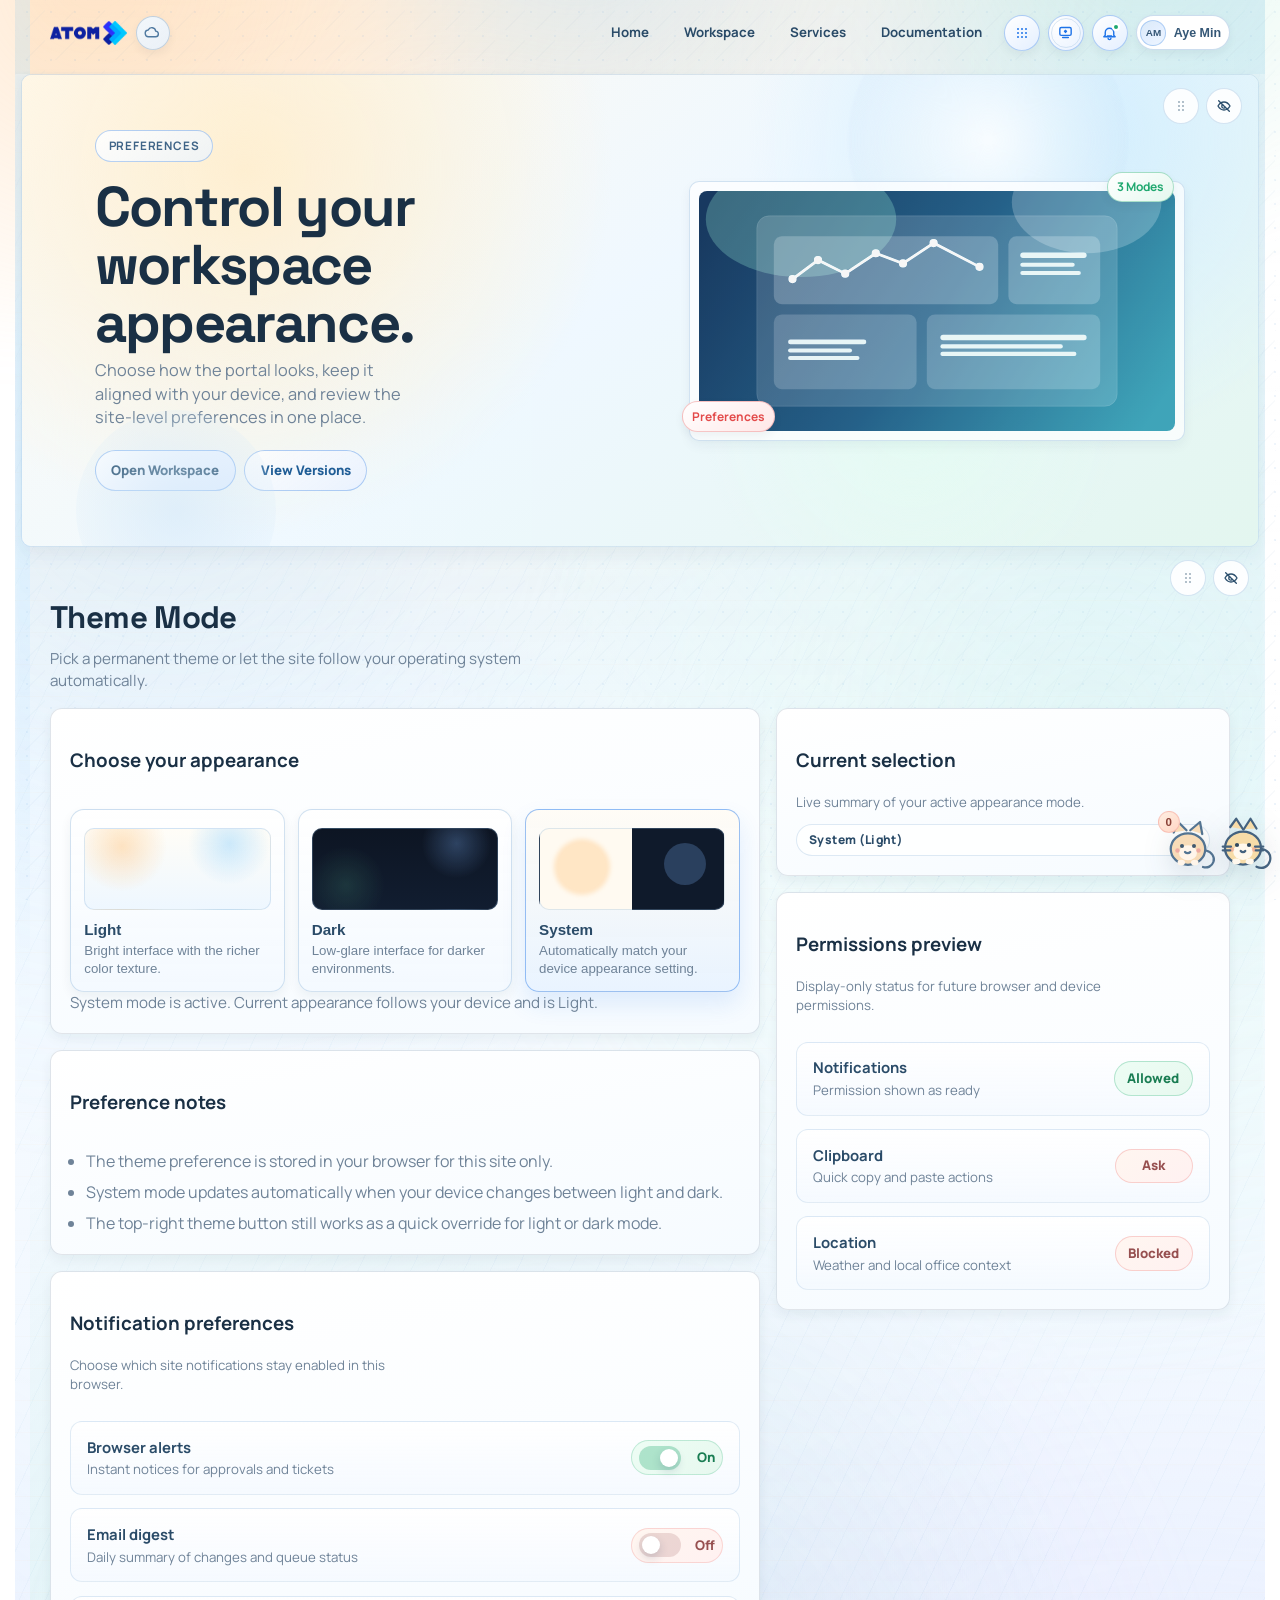
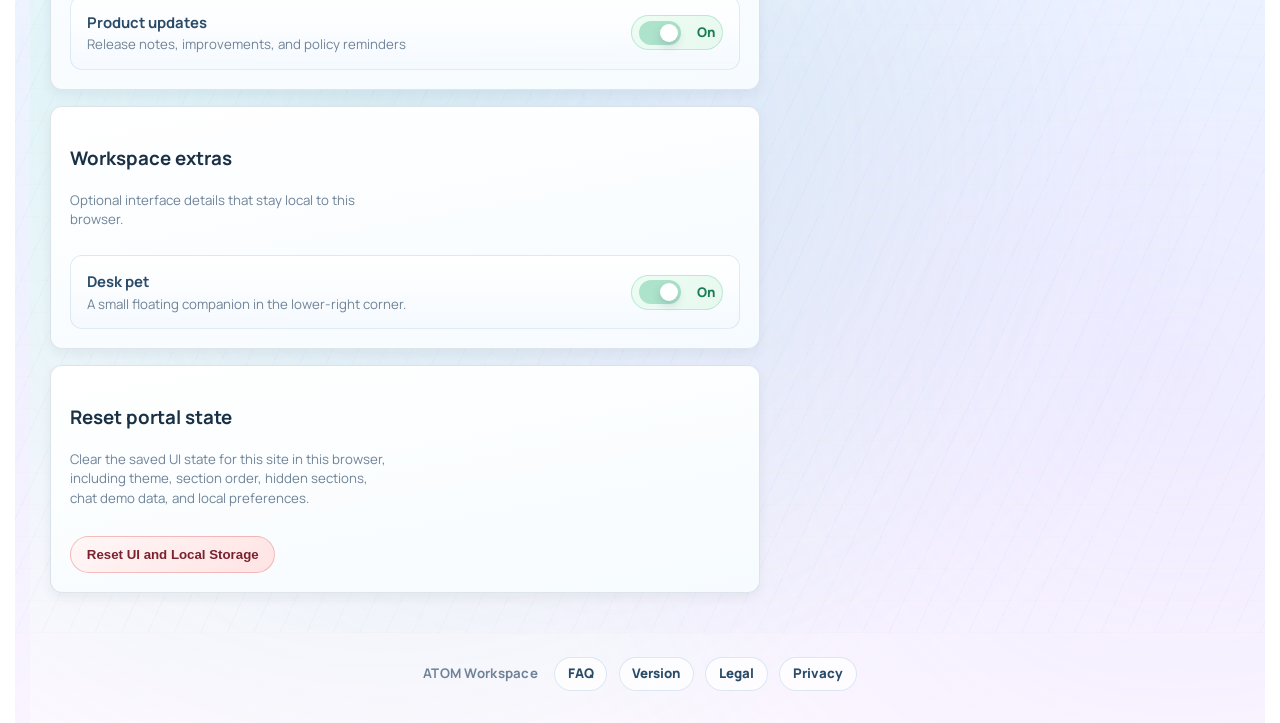
<file: settings.html>
<!DOCTYPE html>
<html lang="en">
<head>
  <meta charset="UTF-8" />
  <meta name="viewport" content="width=device-width, initial-scale=1.0" />
  <title>ATOM | Settings</title>
  <link rel="preconnect" href="https://fonts.googleapis.com" />
  <link rel="preconnect" href="https://fonts.gstatic.com" crossorigin />
  <link href="https://fonts.googleapis.com/css2?family=Manrope:wght@500;600;700;800&family=Space+Grotesk:wght@600;700&display=swap" rel="stylesheet" />
  <link rel="stylesheet" href="styles.css" />
</head>
<body data-page="settings">
  <header class="topbar" id="topbar">
    <div class="container nav-wrap">
      <a class="brand" href="index.html" aria-label="ATOM home">
        <img class="brand-logo" src="assets/logo.png" alt="ATOM" />
      </a>
      <div class="nav-actions">
        <nav class="nav-links" aria-label="Main">
          <a data-link="home" href="index.html">Home</a>
          <a data-link="workspace" href="workspace.html">Workspace</a>
          <a data-link="services" href="services.html">Services</a>
          <a data-link="documentation" href="technical.html">Documentation</a>
        </nav>
        <div class="nav-right" aria-label="Account">
          <button class="icon-btn" type="button" aria-label="Notifications">
            <svg viewBox="0 0 24 24"><path d="M15 17H9m9-1v-4a6 6 0 1 0-12 0v4l-2 2h16l-2-2z"/><path d="M10 20a2 2 0 0 0 4 0"/></svg>
            <span class="icon-badge" aria-hidden="true"></span>
          </button>
          <button class="profile-chip" type="button" aria-label="Profile">
            <span class="profile-avatar">AM</span>
            <span class="profile-name">Aye Min</span>
          </button>
        </div>
      </div>
    </div>
  </header>

  <main>
    <section class="hero">
      <div class="container hero-inner hero-grid" data-reveal>
        <div>
          <p class="eyebrow">Preferences</p>
          <h1>Control your workspace appearance.</h1>
          <p class="lead">Choose how the portal looks, keep it aligned with your device, and review the site-level preferences in one place.</p>
          <div class="hero-actions">
            <a class="btn btn-light" href="workspace.html">Open Workspace</a>
            <a class="btn btn-ghost" href="version.html">View Versions</a>
          </div>
        </div>
        <div class="hero-visual" data-reveal>
          <img src="assets/hero-workspace.svg" alt="Settings and preferences illustration" />
          <span class="float-chip top">3 Modes</span>
          <span class="float-chip bottom">Preferences</span>
        </div>
      </div>
    </section>

    <section class="section section-priority" data-reveal>
      <div class="container">
        <h2>Theme Mode</h2>
        <p class="section-note">Pick a permanent theme or let the site follow your operating system automatically.</p>
        <div class="settings-layout">
          <div class="settings-stack">
            <article class="panel">
              <h3>Choose your appearance</h3>
              <div class="theme-options" role="group" aria-label="Theme mode">
                <button class="theme-option" type="button" data-theme-option="light" aria-pressed="false">
                  <span class="theme-swatch light" aria-hidden="true"></span>
                  <strong>Light</strong>
                  <span>Bright interface with the richer color texture.</span>
                </button>
                <button class="theme-option" type="button" data-theme-option="dark" aria-pressed="false">
                  <span class="theme-swatch dark" aria-hidden="true"></span>
                  <strong>Dark</strong>
                  <span>Low-glare interface for darker environments.</span>
                </button>
                <button class="theme-option" type="button" data-theme-option="system" aria-pressed="false">
                  <span class="theme-swatch system" aria-hidden="true"></span>
                  <strong>System</strong>
                  <span>Automatically match your device appearance setting.</span>
                </button>
              </div>
              <p class="settings-status" data-theme-status></p>
            </article>
            <article class="panel">
              <h3>Preference notes</h3>
              <ul class="settings-list">
                <li>The theme preference is stored in your browser for this site only.</li>
                <li>System mode updates automatically when your device changes between light and dark.</li>
                <li>The top-right theme button still works as a quick override for light or dark mode.</li>
              </ul>
            </article>
            <article class="panel">
              <h3>Notification preferences</h3>
              <p class="section-note">Choose which site notifications stay enabled in this browser.</p>
              <div class="pref-grid">
                <div class="pref-row">
                  <div class="pref-meta">
                    <strong>Browser alerts</strong>
                    <span>Instant notices for approvals and tickets</span>
                  </div>
                  <button class="switch-toggle on" type="button" role="switch" aria-checked="true" aria-label="Browser alerts enabled" data-setting-switch="browserAlerts">
                    <span class="switch-toggle-track" aria-hidden="true">
                      <span class="switch-toggle-thumb"></span>
                    </span>
                    <span class="switch-toggle-label">On</span>
                  </button>
                </div>
                <div class="pref-row">
                  <div class="pref-meta">
                    <strong>Email digest</strong>
                    <span>Daily summary of changes and queue status</span>
                  </div>
                  <button class="switch-toggle off" type="button" role="switch" aria-checked="false" aria-label="Email digest disabled" data-setting-switch="emailDigest">
                    <span class="switch-toggle-track" aria-hidden="true">
                      <span class="switch-toggle-thumb"></span>
                    </span>
                    <span class="switch-toggle-label">Off</span>
                  </button>
                </div>
                <div class="pref-row">
                  <div class="pref-meta">
                    <strong>Product updates</strong>
                    <span>Release notes, improvements, and policy reminders</span>
                  </div>
                  <button class="switch-toggle on" type="button" role="switch" aria-checked="true" aria-label="Product updates enabled" data-setting-switch="productUpdates">
                    <span class="switch-toggle-track" aria-hidden="true">
                      <span class="switch-toggle-thumb"></span>
                    </span>
                    <span class="switch-toggle-label">On</span>
                  </button>
                </div>
              </div>
            </article>
            <article class="panel">
              <h3>Workspace extras</h3>
              <p class="section-note">Optional interface details that stay local to this browser.</p>
              <div class="pref-grid">
                <div class="pref-row">
                  <div class="pref-meta">
                    <strong>Desk pet</strong>
                    <span>A small floating companion in the lower-right corner.</span>
                  </div>
                  <button class="switch-toggle on" type="button" role="switch" aria-checked="true" aria-label="Desk pet enabled" data-setting-switch="deskPet">
                    <span class="switch-toggle-track" aria-hidden="true">
                      <span class="switch-toggle-thumb"></span>
                    </span>
                    <span class="switch-toggle-label">On</span>
                  </button>
                </div>
              </div>
            </article>
            <article class="panel">
              <h3>Reset portal state</h3>
              <p class="section-note">Clear the saved UI state for this site in this browser, including theme, section order, hidden sections, chat demo data, and local preferences.</p>
              <div class="hero-actions section-offset-sm">
                <button class="btn btn-danger" type="button" data-reset-portal>Reset UI and Local Storage</button>
              </div>
            </article>
          </div>

          <aside class="settings-stack">
            <article class="panel">
              <h3>Current selection</h3>
              <p class="section-note">Live summary of your active appearance mode.</p>
              <span class="setting-highlight" data-theme-current>System</span>
            </article>
            <article class="panel">
              <h3>Permissions preview</h3>
              <p class="section-note">Display-only status for future browser and device permissions.</p>
              <div class="pref-grid">
                <div class="permission-item">
                  <div class="pref-meta">
                    <strong>Notifications</strong>
                    <span>Permission shown as ready</span>
                  </div>
                  <span class="mock-switch on">Allowed</span>
                </div>
                <div class="permission-item">
                  <div class="pref-meta">
                    <strong>Clipboard</strong>
                    <span>Quick copy and paste actions</span>
                  </div>
                  <span class="mock-switch off">Ask</span>
                </div>
                <div class="permission-item">
                  <div class="pref-meta">
                    <strong>Location</strong>
                    <span>Weather and local office context</span>
                  </div>
                  <span class="mock-switch off">Blocked</span>
                </div>
              </div>
            </article>
          </aside>
        </div>
      </div>
    </section>
  </main>

  <footer class="footer">
    <div class="container footer-inner">
      <p>ATOM Workspace</p>
      <nav class="footer-links" aria-label="Footer">
        <a href="faq.html">FAQ</a>
        <a href="version.html">Version</a>
        <a href="legal.html">Legal</a>
        <a href="privacy.html">Privacy</a>
      </nav>
    </div>
  </footer>

  <script src="main.js"></script>
</body>
</html>
</file>
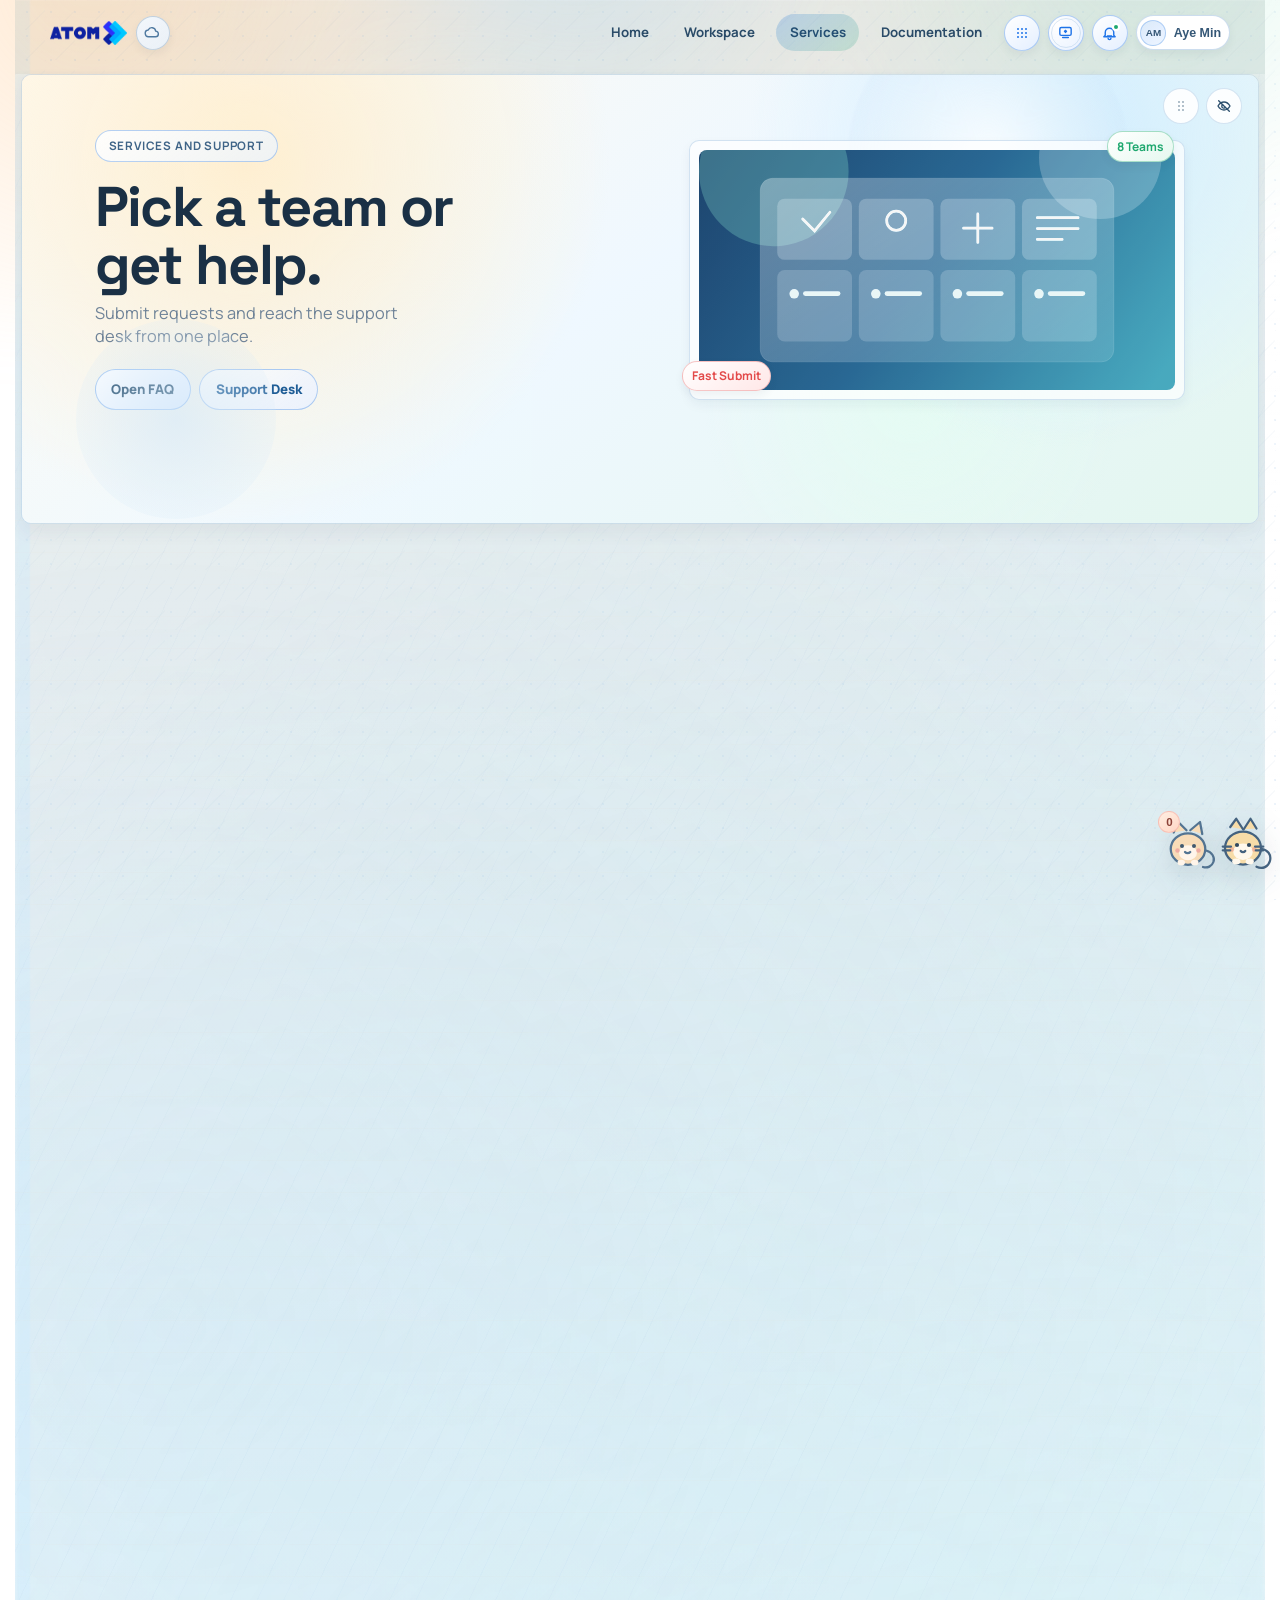
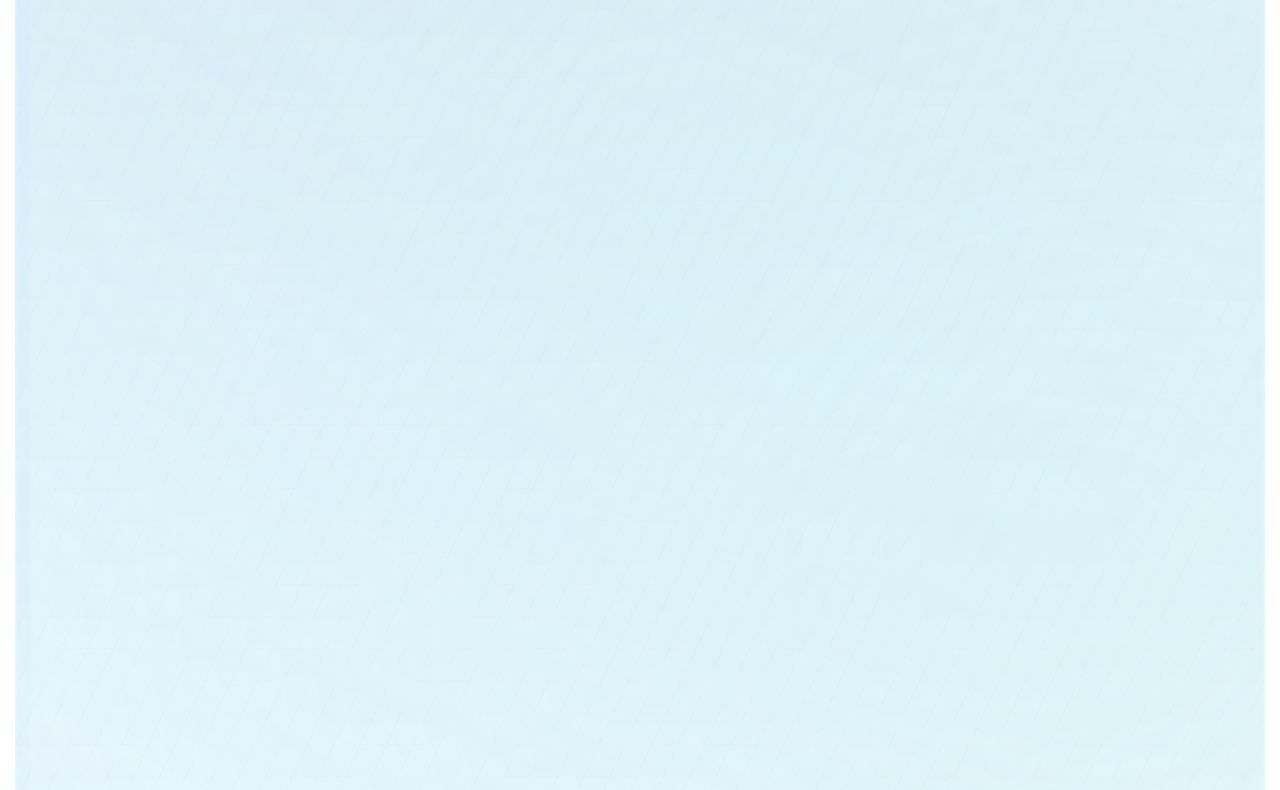
<file: support.html>
<!DOCTYPE html>
<html lang="en">
<head>
  <meta charset="UTF-8" />
  <meta http-equiv="refresh" content="0; url=services.html#support-help" />
  <meta name="viewport" content="width=device-width, initial-scale=1.0" />
  <title>ATOM | Support Redirect</title>
  <link rel="stylesheet" href="styles.css" />
</head>
<body data-page="services">
  <main>
    <section class="section section-standard">
      <div class="container">
        <article class="panel">
          <h1>Support has moved.</h1>
          <p class="section-note">The old Support page has been merged into Services.</p>
          <div class="hero-actions section-offset-sm">
            <a class="btn btn-light" href="services.html#support-help">Open Support Desk</a>
          </div>
        </article>
      </div>
    </section>
  </main>
  <script>
    window.location.replace("services.html#support-help");
  </script>
</body>
</html>
</file>
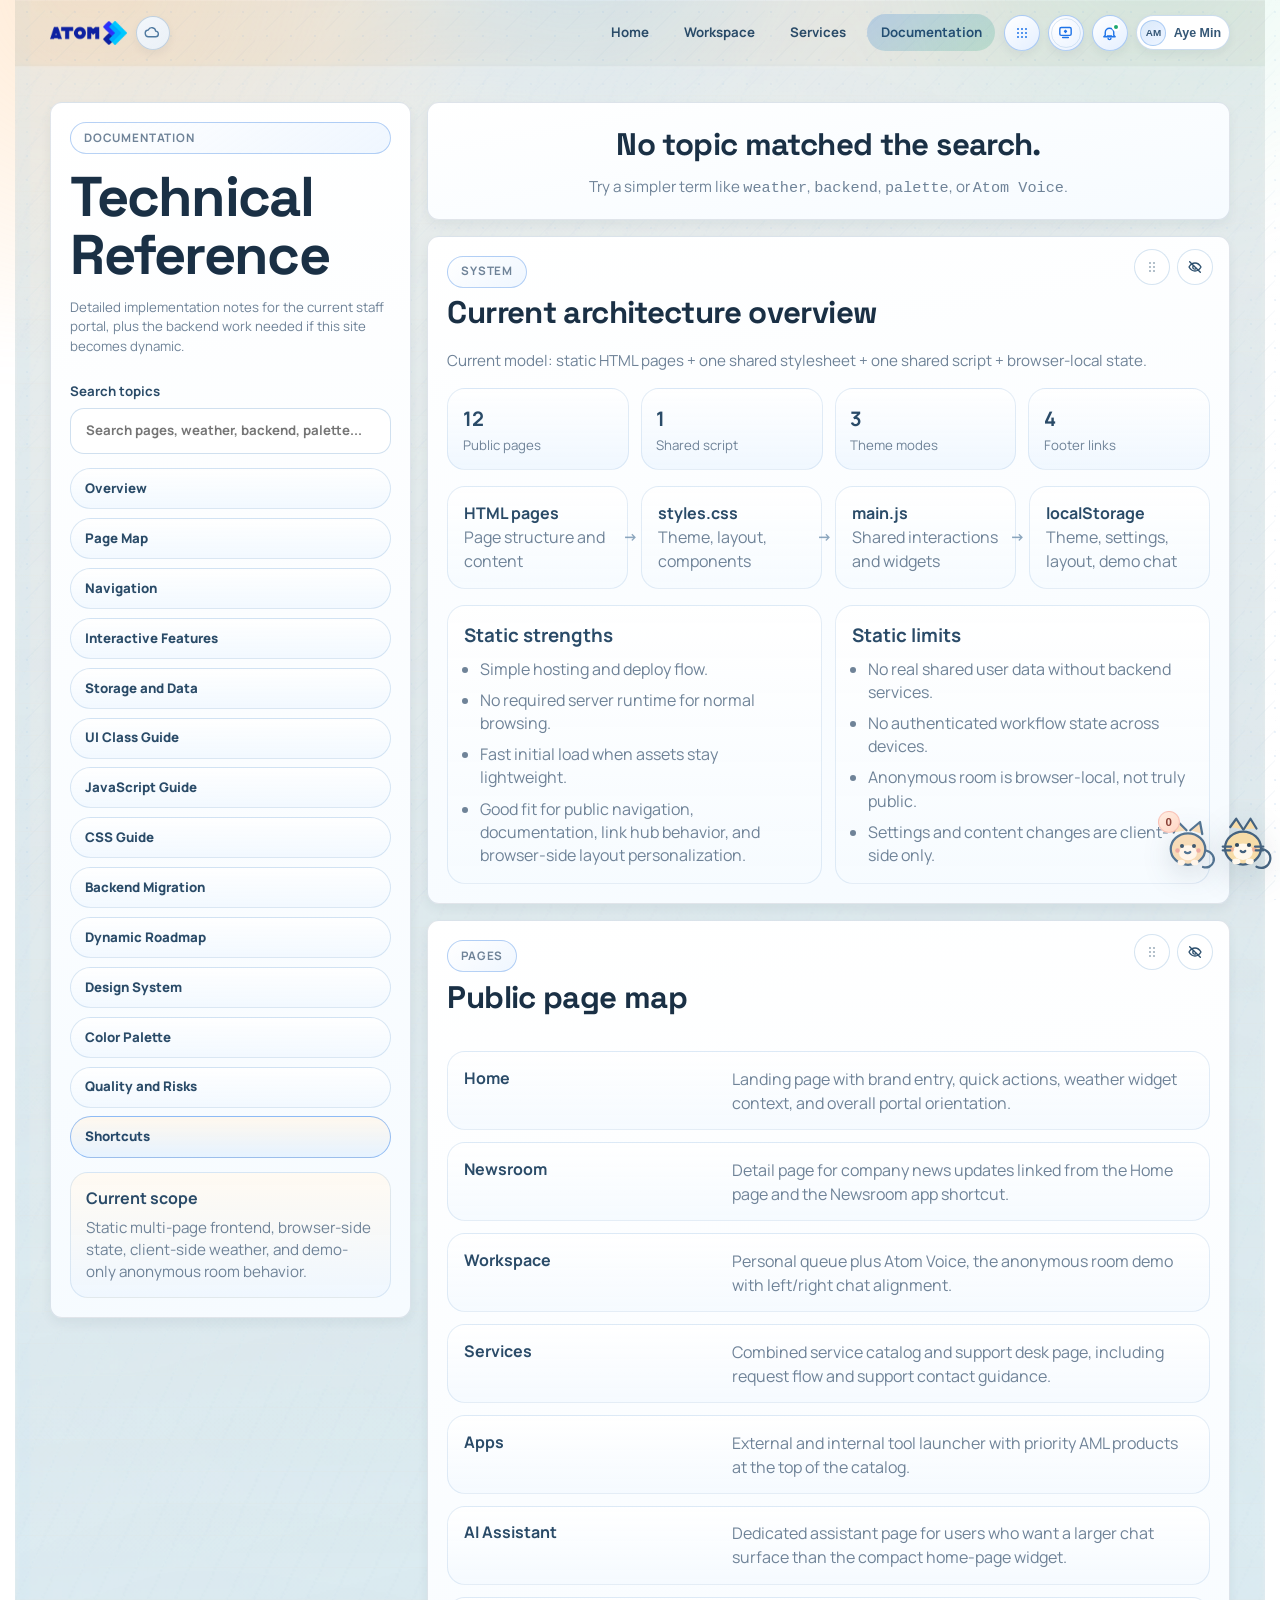
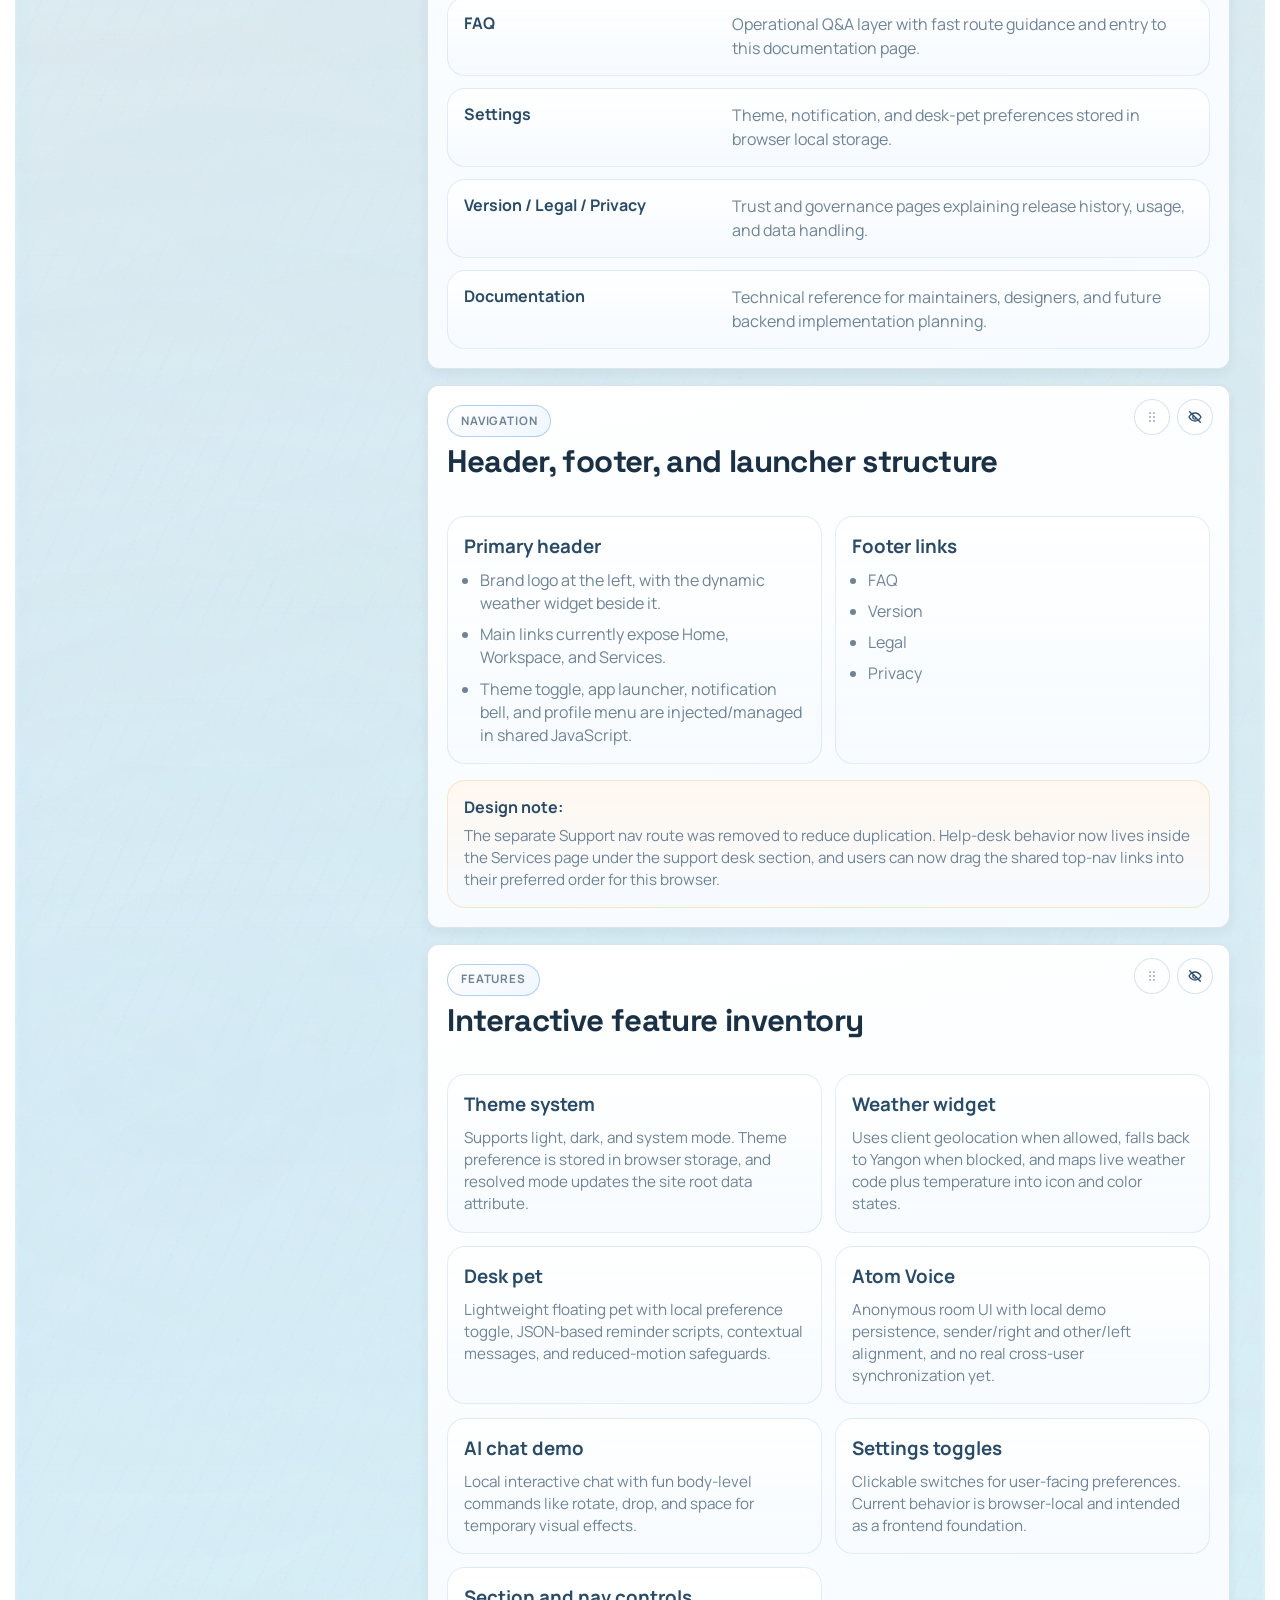
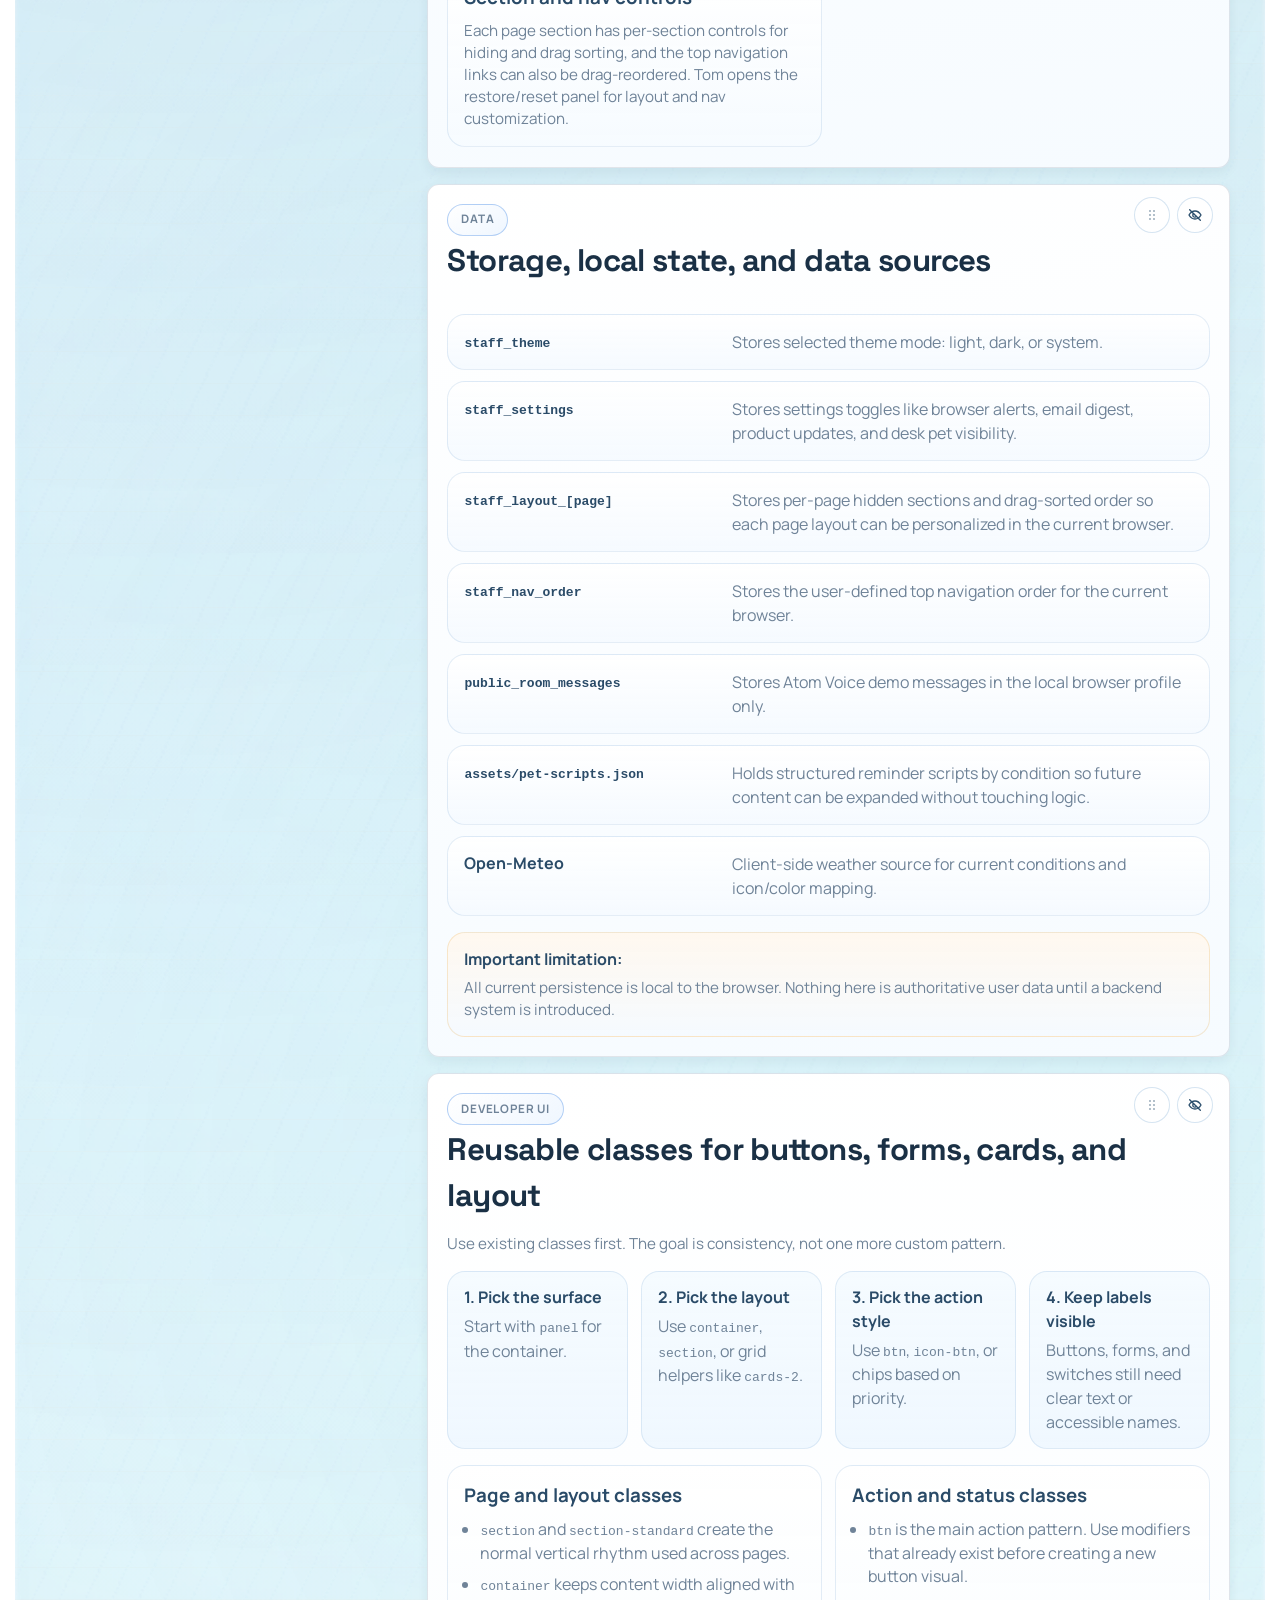
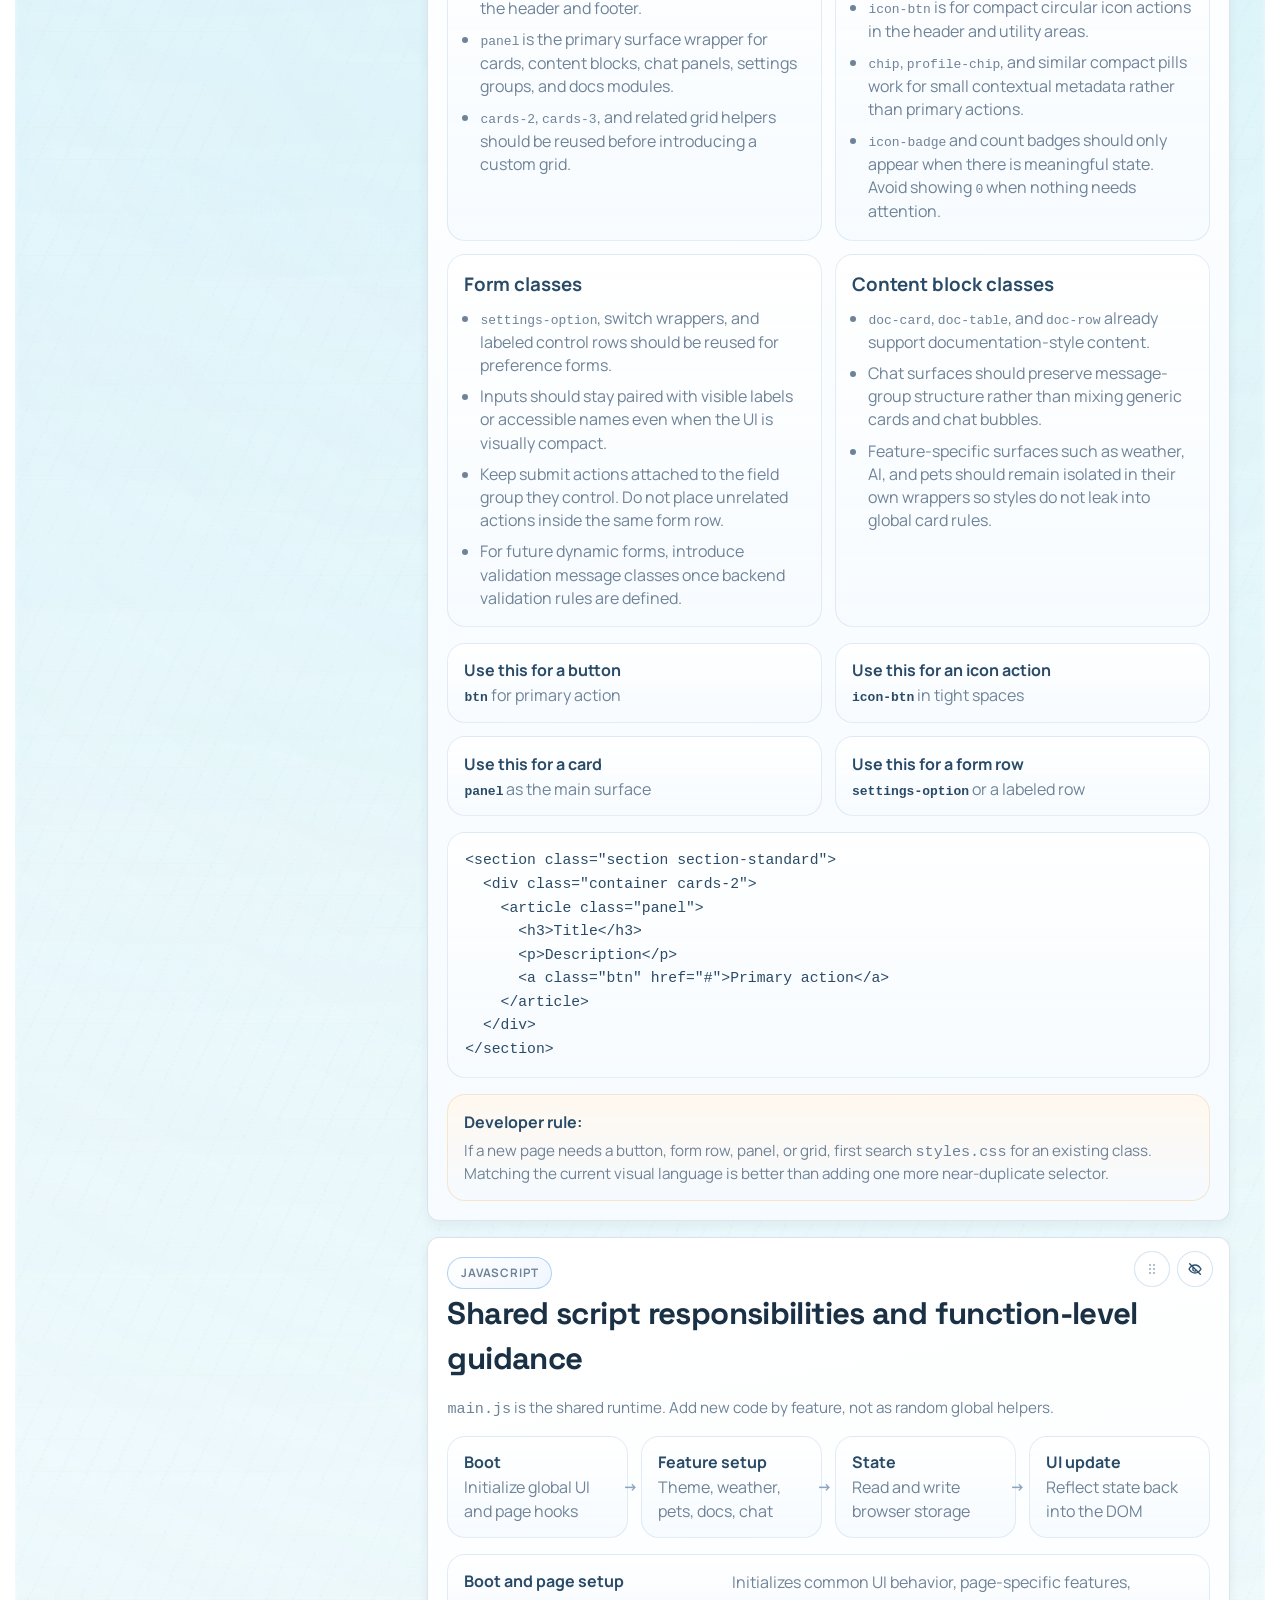
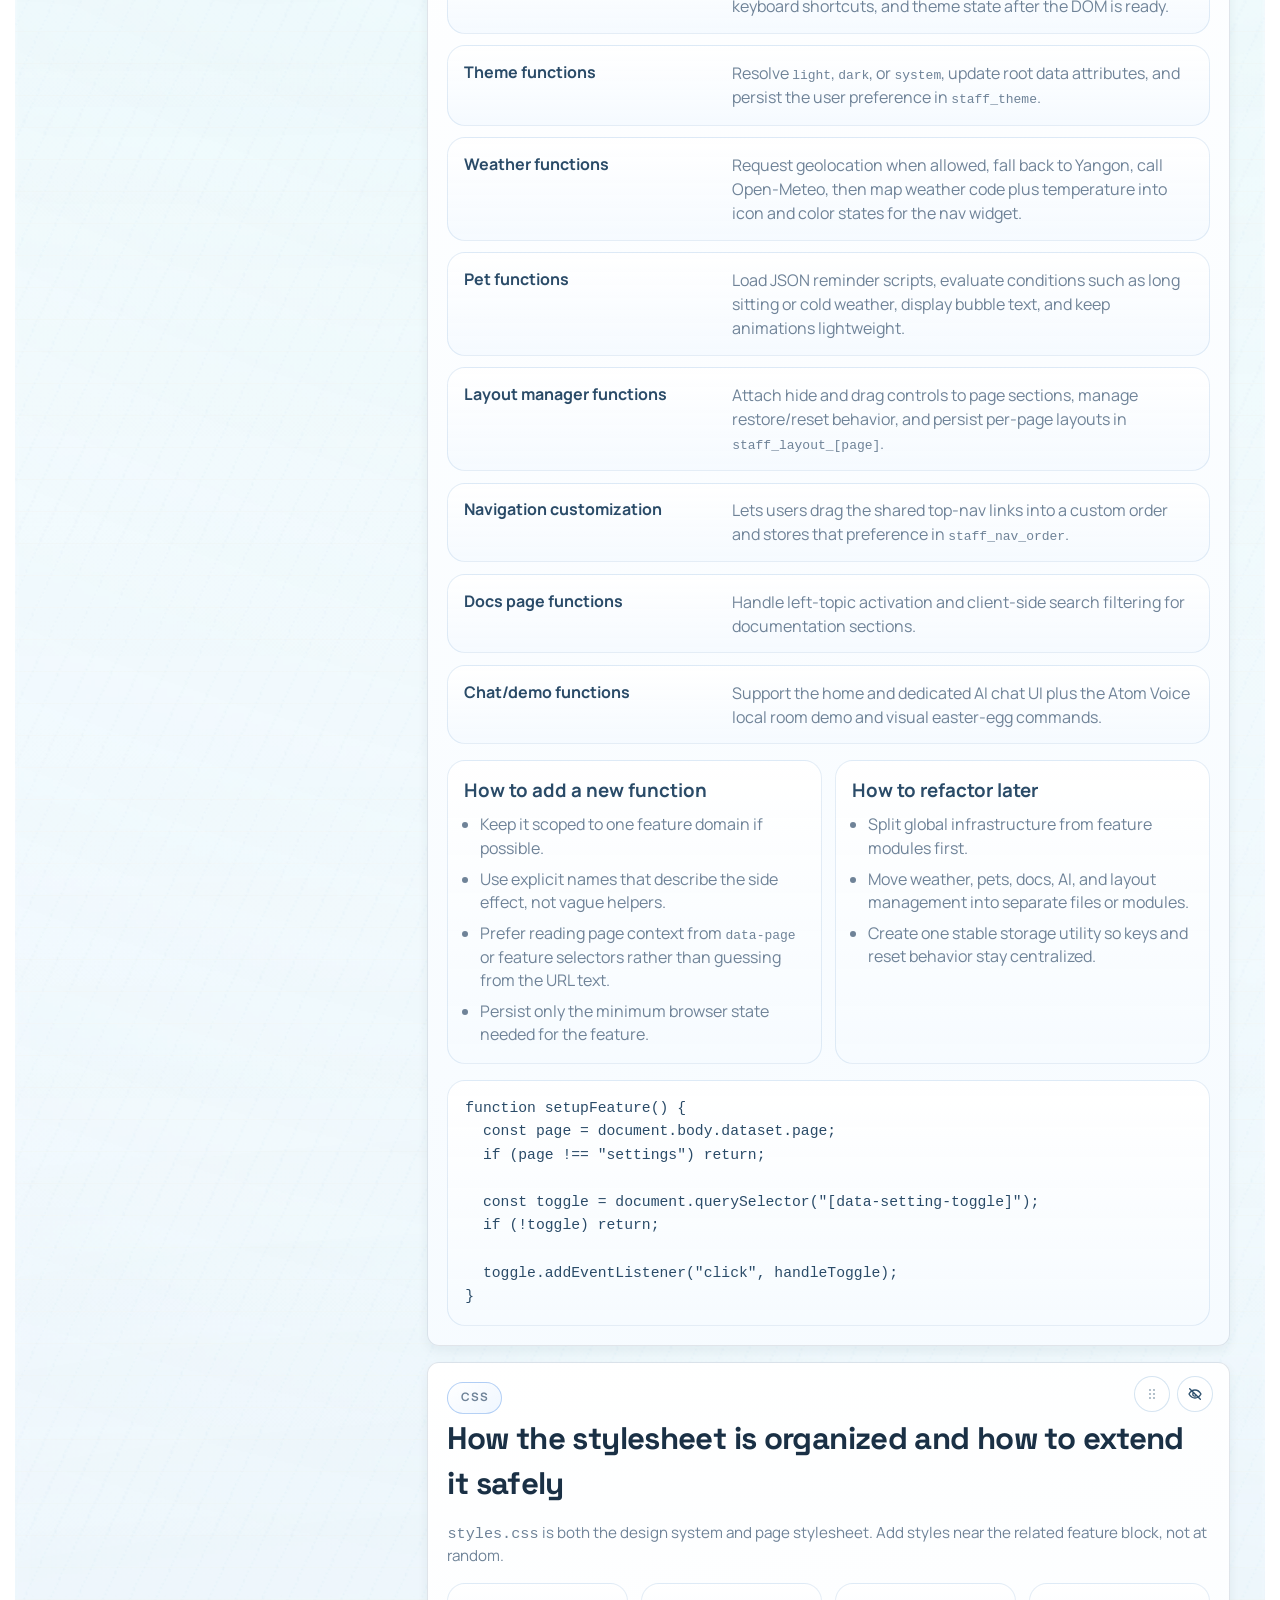
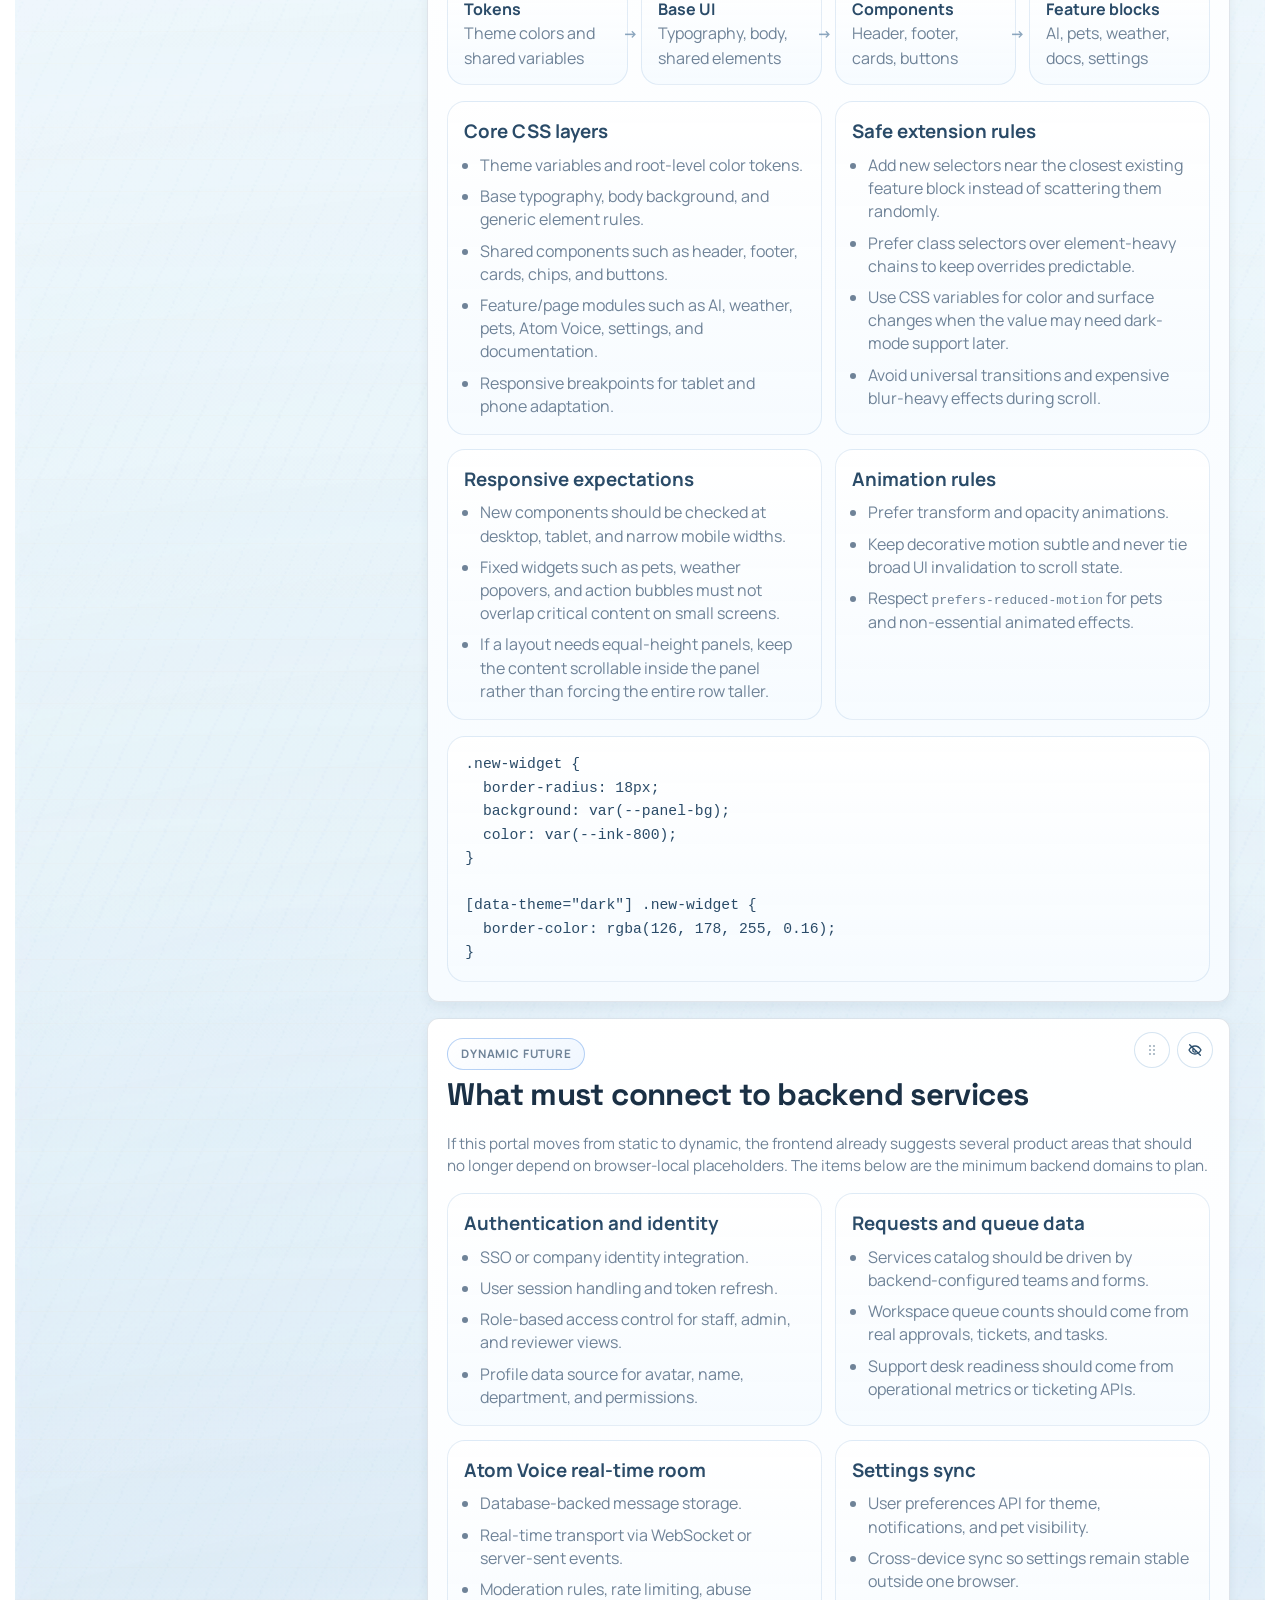
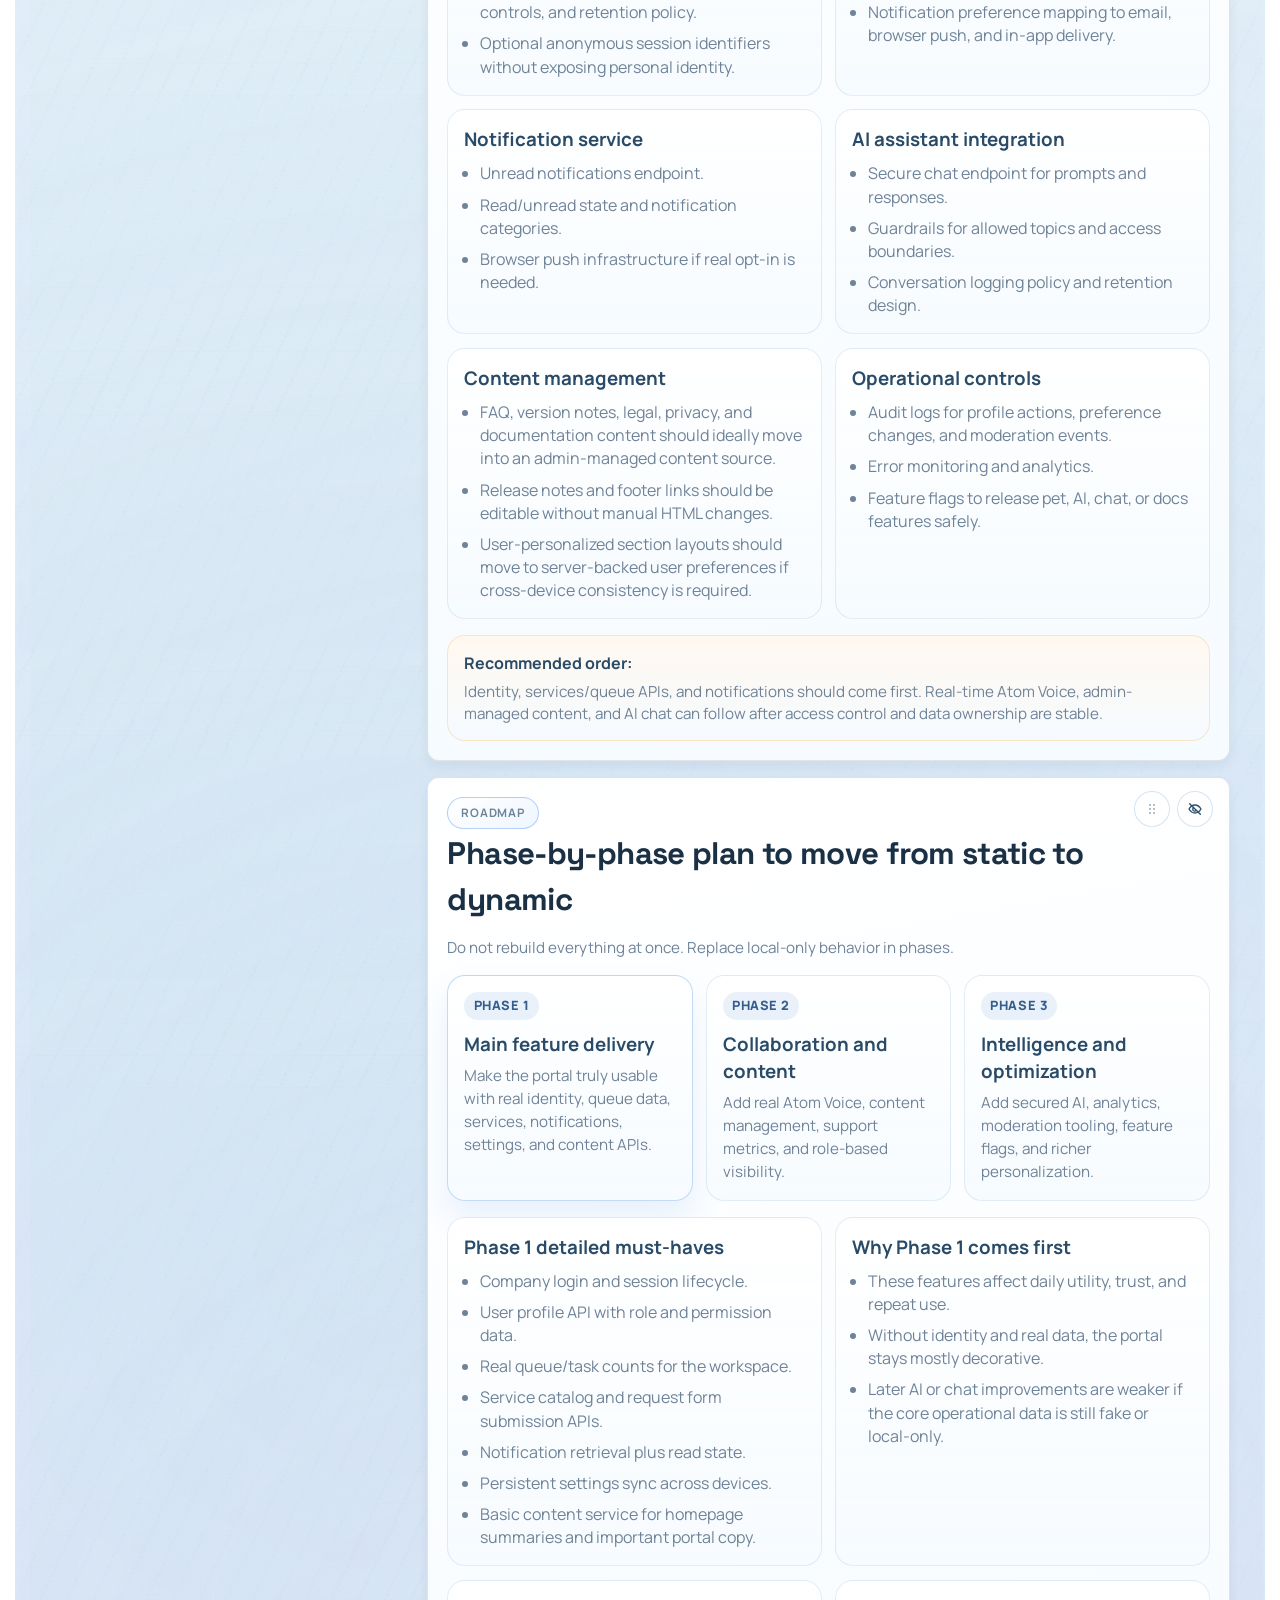
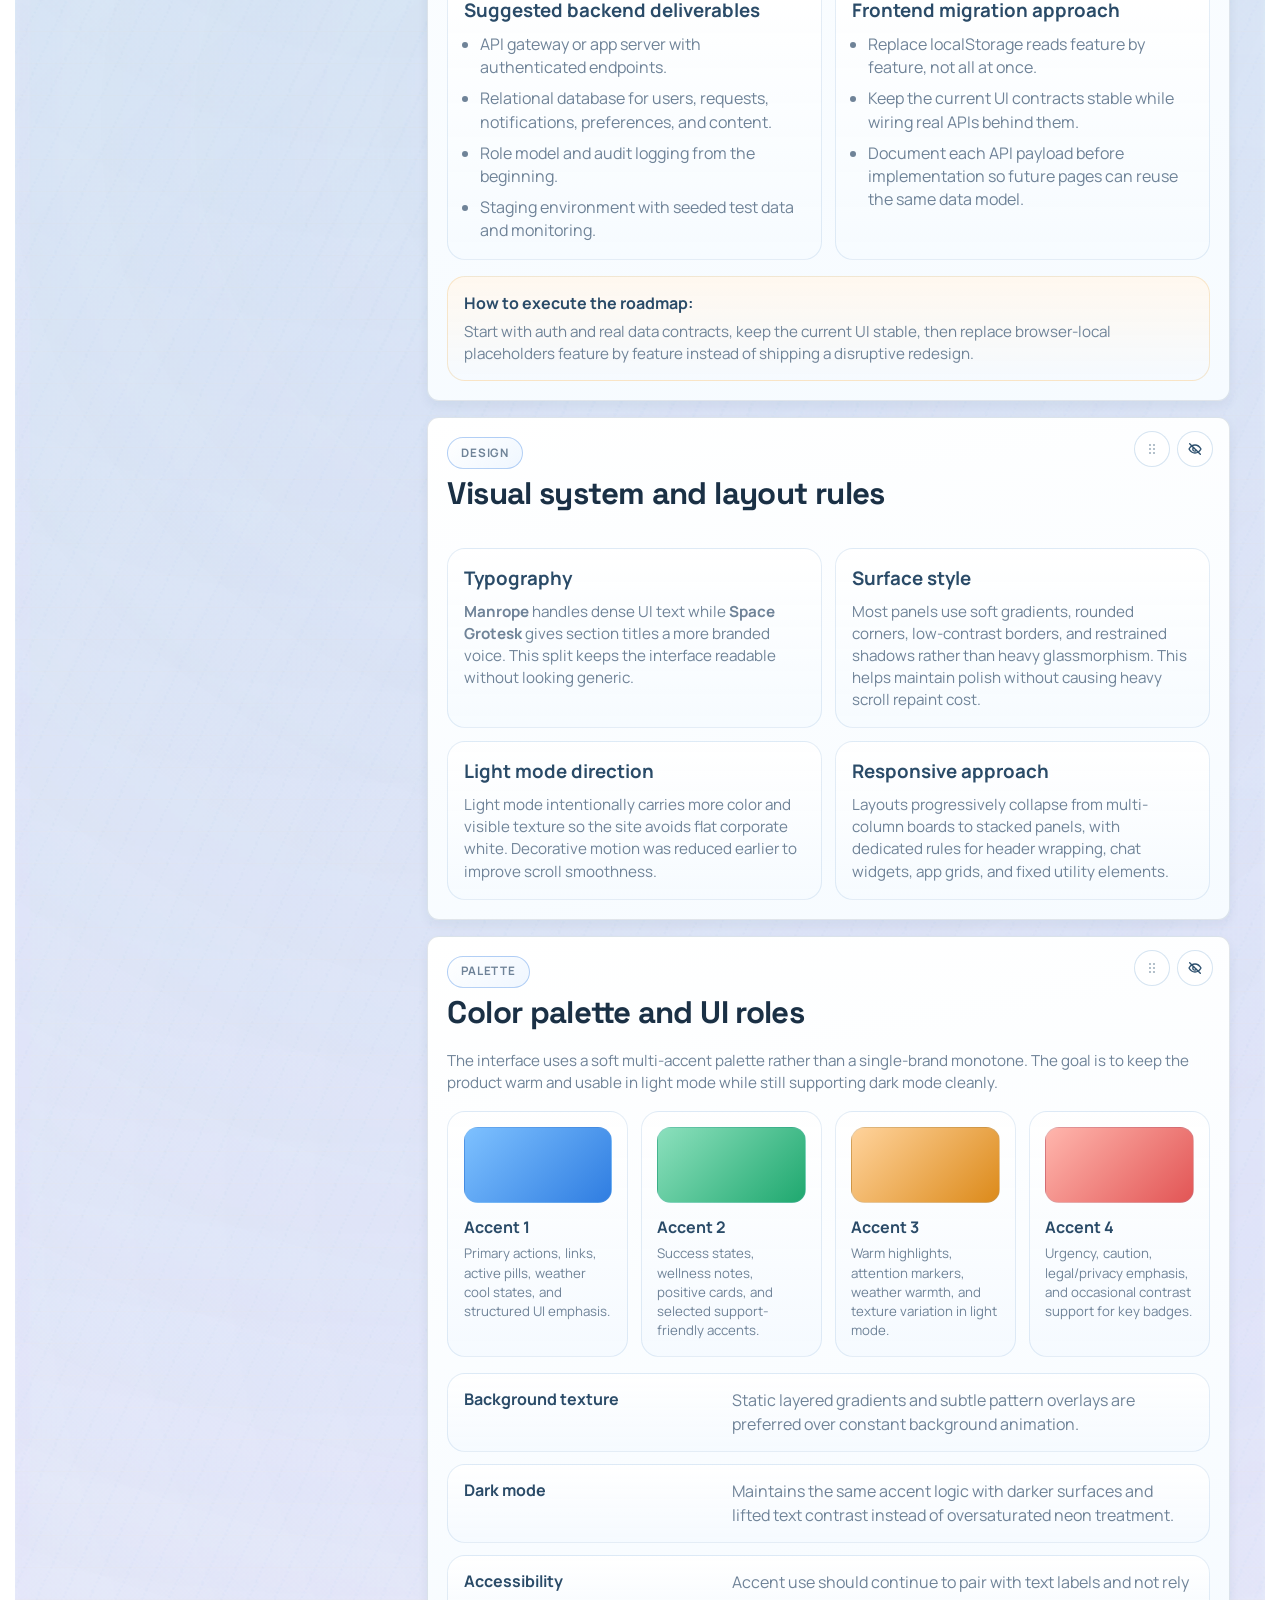
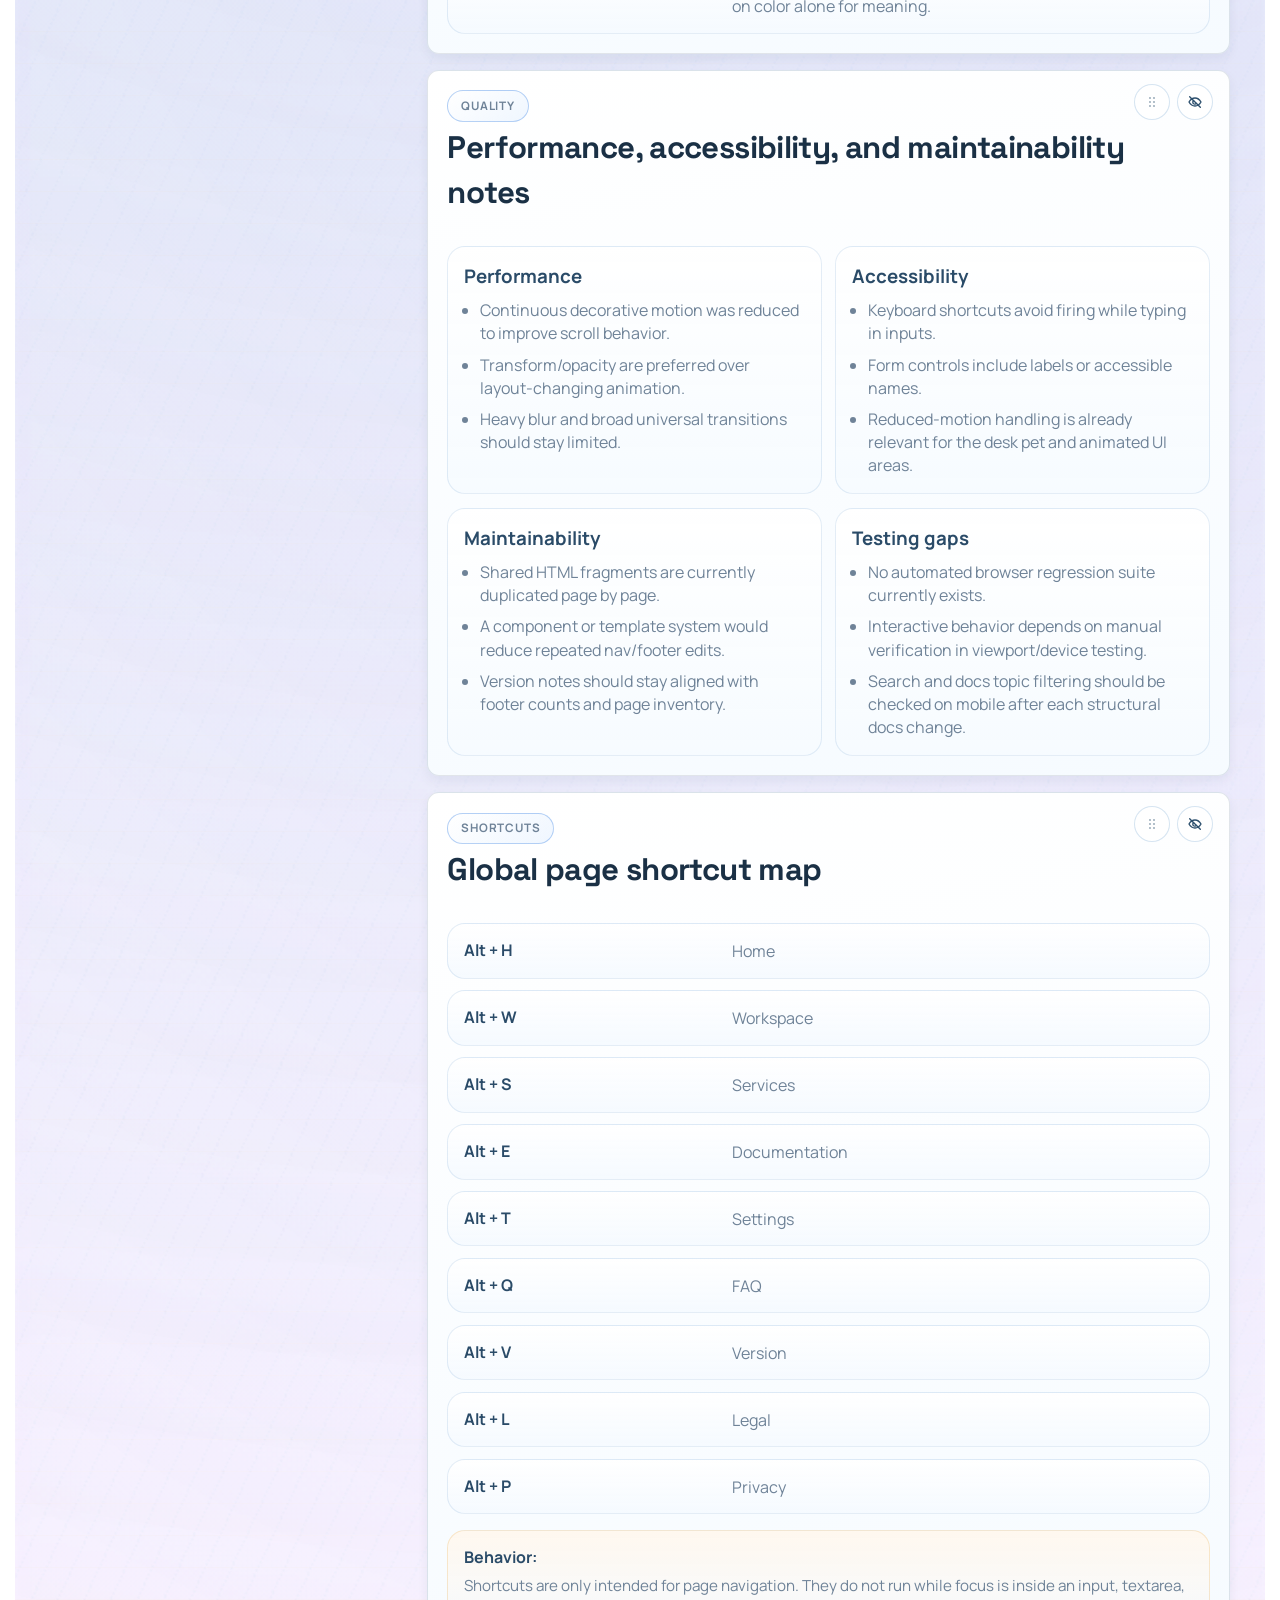
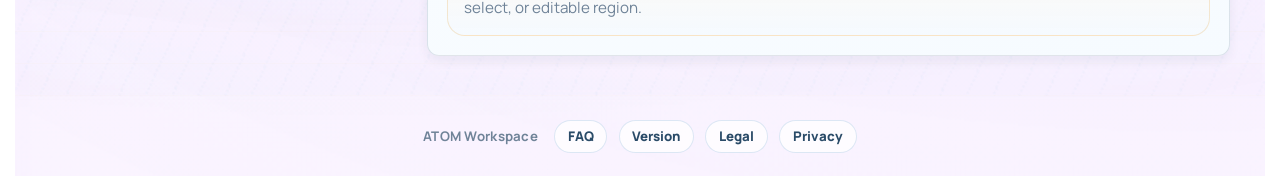
<file: technical.html>
<!DOCTYPE html>
<html lang="en">
<head>
  <meta charset="UTF-8" />
  <meta name="viewport" content="width=device-width, initial-scale=1.0" />
  <title>ATOM | Documentation</title>
  <link rel="preconnect" href="https://fonts.googleapis.com" />
  <link rel="preconnect" href="https://fonts.gstatic.com" crossorigin />
  <link href="https://fonts.googleapis.com/css2?family=Manrope:wght@500;600;700;800&family=Space+Grotesk:wght@600;700&display=swap" rel="stylesheet" />
  <link rel="stylesheet" href="styles.css" />
</head>
<body data-page="technical">
  <header class="topbar" id="topbar">
    <div class="container nav-wrap">
      <a class="brand" href="index.html" aria-label="ATOM home">
        <img class="brand-logo" src="assets/logo.png" alt="ATOM" />
      </a>
      <div class="nav-actions">
        <nav class="nav-links" aria-label="Main">
          <a data-link="home" href="index.html">Home</a>
          <a data-link="workspace" href="workspace.html">Workspace</a>
          <a data-link="services" href="services.html">Services</a>
          <a data-link="documentation" href="technical.html">Documentation</a>
        </nav>
        <div class="nav-right" aria-label="Account">
          <button class="icon-btn" type="button" aria-label="Notifications">
            <svg viewBox="0 0 24 24"><path d="M15 17H9m9-1v-4a6 6 0 1 0-12 0v4l-2 2h16l-2-2z"/><path d="M10 20a2 2 0 0 0 4 0"/></svg>
            <span class="icon-badge" aria-hidden="true"></span>
          </button>
          <button class="profile-chip" type="button" aria-label="Profile">
            <span class="profile-avatar">AM</span>
            <span class="profile-name">Aye Min</span>
          </button>
        </div>
      </div>
    </div>
  </header>

  <main class="docs-page">
    <section class="section section-standard docs-section-wrap">
      <div class="container docs-shell">
        <aside class="docs-sidebar panel">
          <p class="eyebrow">Documentation</p>
          <h1>Technical Reference</h1>
          <p class="section-note">Detailed implementation notes for the current staff portal, plus the backend work needed if this site becomes dynamic.</p>
          <label class="docs-search" for="doc-search">
            <span>Search topics</span>
            <input id="doc-search" type="search" placeholder="Search pages, weather, backend, palette..." data-doc-search />
          </label>
          <nav class="docs-topic-list" aria-label="Documentation topics">
            <button type="button" class="docs-topic active" data-doc-topic="doc-overview">Overview</button>
            <button type="button" class="docs-topic" data-doc-topic="doc-pages">Page Map</button>
            <button type="button" class="docs-topic" data-doc-topic="doc-navigation">Navigation</button>
            <button type="button" class="docs-topic" data-doc-topic="doc-features">Interactive Features</button>
            <button type="button" class="docs-topic" data-doc-topic="doc-storage">Storage and Data</button>
            <button type="button" class="docs-topic" data-doc-topic="doc-ui-guide">UI Class Guide</button>
            <button type="button" class="docs-topic" data-doc-topic="doc-javascript">JavaScript Guide</button>
            <button type="button" class="docs-topic" data-doc-topic="doc-css">CSS Guide</button>
            <button type="button" class="docs-topic" data-doc-topic="doc-backend">Backend Migration</button>
            <button type="button" class="docs-topic" data-doc-topic="doc-roadmap">Dynamic Roadmap</button>
            <button type="button" class="docs-topic" data-doc-topic="doc-design">Design System</button>
            <button type="button" class="docs-topic" data-doc-topic="doc-palette">Color Palette</button>
            <button type="button" class="docs-topic" data-doc-topic="doc-quality">Quality and Risks</button>
            <button type="button" class="docs-topic" data-doc-topic="doc-shortcuts">Shortcuts</button>
          </nav>
          <div class="docs-side-note">
            <strong>Current scope</strong>
            <p>Static multi-page frontend, browser-side state, client-side weather, and demo-only anonymous room behavior.</p>
          </div>
        </aside>

        <div class="docs-content">
          <section id="doc-overview" class="doc-section panel" data-doc-section data-doc-title="Overview" data-doc-keywords="overview architecture static frontend pages script css documentation">
            <div class="doc-heading">
              <p class="eyebrow">System</p>
              <h2>Current architecture overview</h2>
            </div>
            <p>Current model: static HTML pages + one shared stylesheet + one shared script + browser-local state.</p>
            <div class="doc-stat-grid">
              <article class="doc-stat">
                <strong>12</strong>
                <span>Public pages</span>
              </article>
              <article class="doc-stat">
                <strong>1</strong>
                <span>Shared script</span>
              </article>
              <article class="doc-stat">
                <strong>3</strong>
                <span>Theme modes</span>
              </article>
              <article class="doc-stat">
                <strong>4</strong>
                <span>Footer links</span>
              </article>
            </div>
            <div class="doc-flow" aria-label="Current architecture flow">
              <article class="doc-flow-card">
                <strong>HTML pages</strong>
                <span>Page structure and content</span>
              </article>
              <article class="doc-flow-card">
                <strong>styles.css</strong>
                <span>Theme, layout, components</span>
              </article>
              <article class="doc-flow-card">
                <strong>main.js</strong>
                <span>Shared interactions and widgets</span>
              </article>
              <article class="doc-flow-card">
                <strong>localStorage</strong>
                <span>Theme, settings, layout, demo chat</span>
              </article>
            </div>
            <div class="doc-grid-2">
              <article class="doc-card">
                <h3>Static strengths</h3>
                <ul class="doc-list">
                  <li>Simple hosting and deploy flow.</li>
                  <li>No required server runtime for normal browsing.</li>
                  <li>Fast initial load when assets stay lightweight.</li>
                  <li>Good fit for public navigation, documentation, link hub behavior, and browser-side layout personalization.</li>
                </ul>
              </article>
              <article class="doc-card">
                <h3>Static limits</h3>
                <ul class="doc-list">
                  <li>No real shared user data without backend services.</li>
                  <li>No authenticated workflow state across devices.</li>
                  <li>Anonymous room is browser-local, not truly public.</li>
                  <li>Settings and content changes are client-side only.</li>
                </ul>
              </article>
            </div>
          </section>

          <section id="doc-pages" class="doc-section panel" data-doc-section data-doc-title="Page Map" data-doc-keywords="pages page map home workspace services faq settings version legal privacy apps documentation">
            <div class="doc-heading">
              <p class="eyebrow">Pages</p>
              <h2>Public page map</h2>
            </div>
            <div class="doc-table">
              <article class="doc-row">
                <strong>Home</strong>
                <span>Landing page with brand entry, quick actions, weather widget context, and overall portal orientation.</span>
              </article>
              <article class="doc-row">
                <strong>Newsroom</strong>
                <span>Detail page for company news updates linked from the Home page and the Newsroom app shortcut.</span>
              </article>
              <article class="doc-row">
                <strong>Workspace</strong>
                <span>Personal queue plus Atom Voice, the anonymous room demo with left/right chat alignment.</span>
              </article>
              <article class="doc-row">
                <strong>Services</strong>
                <span>Combined service catalog and support desk page, including request flow and support contact guidance.</span>
              </article>
              <article class="doc-row">
                <strong>Apps</strong>
                <span>External and internal tool launcher with priority AML products at the top of the catalog.</span>
              </article>
              <article class="doc-row">
                <strong>AI Assistant</strong>
                <span>Dedicated assistant page for users who want a larger chat surface than the compact home-page widget.</span>
              </article>
              <article class="doc-row">
                <strong>FAQ</strong>
                <span>Operational Q&A layer with fast route guidance and entry to this documentation page.</span>
              </article>
              <article class="doc-row">
                <strong>Settings</strong>
                <span>Theme, notification, and desk-pet preferences stored in browser local storage.</span>
              </article>
              <article class="doc-row">
                <strong>Version / Legal / Privacy</strong>
                <span>Trust and governance pages explaining release history, usage, and data handling.</span>
              </article>
              <article class="doc-row">
                <strong>Documentation</strong>
                <span>Technical reference for maintainers, designers, and future backend implementation planning.</span>
              </article>
            </div>
          </section>

          <section id="doc-navigation" class="doc-section panel" data-doc-section data-doc-title="Navigation" data-doc-keywords="navigation header footer shortcuts apps launcher links docs footer documentation">
            <div class="doc-heading">
              <p class="eyebrow">Navigation</p>
              <h2>Header, footer, and launcher structure</h2>
            </div>
            <div class="doc-grid-2">
              <article class="doc-card">
                <h3>Primary header</h3>
                <ul class="doc-list">
                  <li>Brand logo at the left, with the dynamic weather widget beside it.</li>
                  <li>Main links currently expose Home, Workspace, and Services.</li>
                  <li>Theme toggle, app launcher, notification bell, and profile menu are injected/managed in shared JavaScript.</li>
                </ul>
              </article>
              <article class="doc-card">
                <h3>Footer links</h3>
                <ul class="doc-list">
                  <li>FAQ</li>
                  <li>Version</li>
                  <li>Legal</li>
                  <li>Privacy</li>
                </ul>
              </article>
            </div>
            <div class="doc-note">
              <strong>Design note:</strong>
              <p>The separate Support nav route was removed to reduce duplication. Help-desk behavior now lives inside the Services page under the support desk section, and users can now drag the shared top-nav links into their preferred order for this browser.</p>
            </div>
          </section>

          <section id="doc-features" class="doc-section panel" data-doc-section data-doc-title="Interactive Features" data-doc-keywords="weather desk pet atom voice ai chat easter eggs settings notifications theme system mode">
            <div class="doc-heading">
              <p class="eyebrow">Features</p>
              <h2>Interactive feature inventory</h2>
            </div>
            <div class="doc-grid-2">
              <article class="doc-card">
                <h3>Theme system</h3>
                <p>Supports light, dark, and system mode. Theme preference is stored in browser storage, and resolved mode updates the site root data attribute.</p>
              </article>
              <article class="doc-card">
                <h3>Weather widget</h3>
                <p>Uses client geolocation when allowed, falls back to Yangon when blocked, and maps live weather code plus temperature into icon and color states.</p>
              </article>
              <article class="doc-card">
                <h3>Desk pet</h3>
                <p>Lightweight floating pet with local preference toggle, JSON-based reminder scripts, contextual messages, and reduced-motion safeguards.</p>
              </article>
              <article class="doc-card">
                <h3>Atom Voice</h3>
                <p>Anonymous room UI with local demo persistence, sender/right and other/left alignment, and no real cross-user synchronization yet.</p>
              </article>
              <article class="doc-card">
                <h3>AI chat demo</h3>
                <p>Local interactive chat with fun body-level commands like rotate, drop, and space for temporary visual effects.</p>
              </article>
              <article class="doc-card">
                <h3>Settings toggles</h3>
                <p>Clickable switches for user-facing preferences. Current behavior is browser-local and intended as a frontend foundation.</p>
              </article>
              <article class="doc-card">
                <h3>Section and nav controls</h3>
                <p>Each page section has per-section controls for hiding and drag sorting, and the top navigation links can also be drag-reordered. Tom opens the restore/reset panel for layout and nav customization.</p>
              </article>
            </div>
          </section>

          <section id="doc-storage" class="doc-section panel" data-doc-section data-doc-title="Storage and Data" data-doc-keywords="storage data local storage settings theme anonymous messages json weather scripts">
            <div class="doc-heading">
              <p class="eyebrow">Data</p>
              <h2>Storage, local state, and data sources</h2>
            </div>
            <div class="doc-table">
              <article class="doc-row">
                <strong><code>staff_theme</code></strong>
                <span>Stores selected theme mode: light, dark, or system.</span>
              </article>
              <article class="doc-row">
                <strong><code>staff_settings</code></strong>
                <span>Stores settings toggles like browser alerts, email digest, product updates, and desk pet visibility.</span>
              </article>
              <article class="doc-row">
                <strong><code>staff_layout_[page]</code></strong>
                <span>Stores per-page hidden sections and drag-sorted order so each page layout can be personalized in the current browser.</span>
              </article>
              <article class="doc-row">
                <strong><code>staff_nav_order</code></strong>
                <span>Stores the user-defined top navigation order for the current browser.</span>
              </article>
              <article class="doc-row">
                <strong><code>public_room_messages</code></strong>
                <span>Stores Atom Voice demo messages in the local browser profile only.</span>
              </article>
              <article class="doc-row">
                <strong><code>assets/pet-scripts.json</code></strong>
                <span>Holds structured reminder scripts by condition so future content can be expanded without touching logic.</span>
              </article>
              <article class="doc-row">
                <strong>Open-Meteo</strong>
                <span>Client-side weather source for current conditions and icon/color mapping.</span>
              </article>
            </div>
            <div class="doc-note">
              <strong>Important limitation:</strong>
              <p>All current persistence is local to the browser. Nothing here is authoritative user data until a backend system is introduced.</p>
            </div>
          </section>

          <section id="doc-ui-guide" class="doc-section panel" data-doc-section data-doc-title="UI Class Guide" data-doc-keywords="developer ui classes buttons forms cards panels chips badges section classes html components">
            <div class="doc-heading">
              <p class="eyebrow">Developer UI</p>
              <h2>Reusable classes for buttons, forms, cards, and layout</h2>
            </div>
            <p>Use existing classes first. The goal is consistency, not one more custom pattern.</p>
            <div class="doc-steps" aria-label="How to use shared UI classes">
              <article class="doc-step">
                <strong>1. Pick the surface</strong>
                <span>Start with <code>panel</code> for the container.</span>
              </article>
              <article class="doc-step">
                <strong>2. Pick the layout</strong>
                <span>Use <code>container</code>, <code>section</code>, or grid helpers like <code>cards-2</code>.</span>
              </article>
              <article class="doc-step">
                <strong>3. Pick the action style</strong>
                <span>Use <code>btn</code>, <code>icon-btn</code>, or chips based on priority.</span>
              </article>
              <article class="doc-step">
                <strong>4. Keep labels visible</strong>
                <span>Buttons, forms, and switches still need clear text or accessible names.</span>
              </article>
            </div>
            <div class="doc-grid-2">
              <article class="doc-card">
                <h3>Page and layout classes</h3>
                <ul class="doc-list">
                  <li><code>section</code> and <code>section-standard</code> create the normal vertical rhythm used across pages.</li>
                  <li><code>container</code> keeps content width aligned with the header and footer.</li>
                  <li><code>panel</code> is the primary surface wrapper for cards, content blocks, chat panels, settings groups, and docs modules.</li>
                  <li><code>cards-2</code>, <code>cards-3</code>, and related grid helpers should be reused before introducing a custom grid.</li>
                </ul>
              </article>
              <article class="doc-card">
                <h3>Action and status classes</h3>
                <ul class="doc-list">
                  <li><code>btn</code> is the main action pattern. Use modifiers that already exist before creating a new button visual.</li>
                  <li><code>icon-btn</code> is for compact circular icon actions in the header and utility areas.</li>
                  <li><code>chip</code>, <code>profile-chip</code>, and similar compact pills work for small contextual metadata rather than primary actions.</li>
                  <li><code>icon-badge</code> and count badges should only appear when there is meaningful state. Avoid showing <code>0</code> when nothing needs attention.</li>
                </ul>
              </article>
              <article class="doc-card">
                <h3>Form classes</h3>
                <ul class="doc-list">
                  <li><code>settings-option</code>, switch wrappers, and labeled control rows should be reused for preference forms.</li>
                  <li>Inputs should stay paired with visible labels or accessible names even when the UI is visually compact.</li>
                  <li>Keep submit actions attached to the field group they control. Do not place unrelated actions inside the same form row.</li>
                  <li>For future dynamic forms, introduce validation message classes once backend validation rules are defined.</li>
                </ul>
              </article>
              <article class="doc-card">
                <h3>Content block classes</h3>
                <ul class="doc-list">
                  <li><code>doc-card</code>, <code>doc-table</code>, and <code>doc-row</code> already support documentation-style content.</li>
                  <li>Chat surfaces should preserve message-group structure rather than mixing generic cards and chat bubbles.</li>
                  <li>Feature-specific surfaces such as weather, AI, and pets should remain isolated in their own wrappers so styles do not leak into global card rules.</li>
                </ul>
              </article>
            </div>
            <div class="doc-mini-grid">
              <article class="doc-mini-card">
                <strong>Use this for a button</strong>
                <code>btn</code> for primary action
              </article>
              <article class="doc-mini-card">
                <strong>Use this for an icon action</strong>
                <code>icon-btn</code> in tight spaces
              </article>
              <article class="doc-mini-card">
                <strong>Use this for a card</strong>
                <code>panel</code> as the main surface
              </article>
              <article class="doc-mini-card">
                <strong>Use this for a form row</strong>
                <code>settings-option</code> or a labeled row
              </article>
            </div>
            <div class="doc-code">
<pre><code>&lt;section class="section section-standard"&gt;
  &lt;div class="container cards-2"&gt;
    &lt;article class="panel"&gt;
      &lt;h3&gt;Title&lt;/h3&gt;
      &lt;p&gt;Description&lt;/p&gt;
      &lt;a class="btn" href="#"&gt;Primary action&lt;/a&gt;
    &lt;/article&gt;
  &lt;/div&gt;
&lt;/section&gt;</code></pre>
            </div>
            <div class="doc-note">
              <strong>Developer rule:</strong>
              <p>If a new page needs a button, form row, panel, or grid, first search <code>styles.css</code> for an existing class. Matching the current visual language is better than adding one more near-duplicate selector.</p>
            </div>
          </section>

          <section id="doc-javascript" class="doc-section panel" data-doc-section data-doc-title="JavaScript Guide" data-doc-keywords="javascript js functions main.js behavior theme weather pets docs shortcuts chat local storage">
            <div class="doc-heading">
              <p class="eyebrow">JavaScript</p>
              <h2>Shared script responsibilities and function-level guidance</h2>
            </div>
            <p><code>main.js</code> is the shared runtime. Add new code by feature, not as random global helpers.</p>
            <div class="doc-flow" aria-label="JavaScript responsibility flow">
              <article class="doc-flow-card">
                <strong>Boot</strong>
                <span>Initialize global UI and page hooks</span>
              </article>
              <article class="doc-flow-card">
                <strong>Feature setup</strong>
                <span>Theme, weather, pets, docs, chat</span>
              </article>
              <article class="doc-flow-card">
                <strong>State</strong>
                <span>Read and write browser storage</span>
              </article>
              <article class="doc-flow-card">
                <strong>UI update</strong>
                <span>Reflect state back into the DOM</span>
              </article>
            </div>
            <div class="doc-table">
              <article class="doc-row">
                <strong>Boot and page setup</strong>
                <span>Initializes common UI behavior, page-specific features, keyboard shortcuts, and theme state after the DOM is ready.</span>
              </article>
              <article class="doc-row">
                <strong>Theme functions</strong>
                <span>Resolve <code>light</code>, <code>dark</code>, or <code>system</code>, update root data attributes, and persist the user preference in <code>staff_theme</code>.</span>
              </article>
              <article class="doc-row">
                <strong>Weather functions</strong>
                <span>Request geolocation when allowed, fall back to Yangon, call Open-Meteo, then map weather code plus temperature into icon and color states for the nav widget.</span>
              </article>
              <article class="doc-row">
                <strong>Pet functions</strong>
                <span>Load JSON reminder scripts, evaluate conditions such as long sitting or cold weather, display bubble text, and keep animations lightweight.</span>
              </article>
              <article class="doc-row">
                <strong>Layout manager functions</strong>
                <span>Attach hide and drag controls to page sections, manage restore/reset behavior, and persist per-page layouts in <code>staff_layout_[page]</code>.</span>
              </article>
              <article class="doc-row">
                <strong>Navigation customization</strong>
                <span>Lets users drag the shared top-nav links into a custom order and stores that preference in <code>staff_nav_order</code>.</span>
              </article>
              <article class="doc-row">
                <strong>Docs page functions</strong>
                <span>Handle left-topic activation and client-side search filtering for documentation sections.</span>
              </article>
              <article class="doc-row">
                <strong>Chat/demo functions</strong>
                <span>Support the home and dedicated AI chat UI plus the Atom Voice local room demo and visual easter-egg commands.</span>
              </article>
            </div>
            <div class="doc-grid-2">
              <article class="doc-card">
                <h3>How to add a new function</h3>
                <ul class="doc-list">
                  <li>Keep it scoped to one feature domain if possible.</li>
                  <li>Use explicit names that describe the side effect, not vague helpers.</li>
                  <li>Prefer reading page context from <code>data-page</code> or feature selectors rather than guessing from the URL text.</li>
                  <li>Persist only the minimum browser state needed for the feature.</li>
                </ul>
              </article>
              <article class="doc-card">
                <h3>How to refactor later</h3>
                <ul class="doc-list">
                  <li>Split global infrastructure from feature modules first.</li>
                  <li>Move weather, pets, docs, AI, and layout management into separate files or modules.</li>
                  <li>Create one stable storage utility so keys and reset behavior stay centralized.</li>
                </ul>
              </article>
            </div>
            <div class="doc-code">
<pre><code>function setupFeature() {
  const page = document.body.dataset.page;
  if (page !== "settings") return;

  const toggle = document.querySelector("[data-setting-toggle]");
  if (!toggle) return;

  toggle.addEventListener("click", handleToggle);
}</code></pre>
            </div>
          </section>

          <section id="doc-css" class="doc-section panel" data-doc-section data-doc-title="CSS Guide" data-doc-keywords="css styles stylesheet classes variables themes responsive breakpoints panels buttons form styles">
            <div class="doc-heading">
              <p class="eyebrow">CSS</p>
              <h2>How the stylesheet is organized and how to extend it safely</h2>
            </div>
            <p><code>styles.css</code> is both the design system and page stylesheet. Add styles near the related feature block, not at random.</p>
            <div class="doc-flow" aria-label="Stylesheet structure">
              <article class="doc-flow-card">
                <strong>Tokens</strong>
                <span>Theme colors and shared variables</span>
              </article>
              <article class="doc-flow-card">
                <strong>Base UI</strong>
                <span>Typography, body, shared elements</span>
              </article>
              <article class="doc-flow-card">
                <strong>Components</strong>
                <span>Header, footer, cards, buttons</span>
              </article>
              <article class="doc-flow-card">
                <strong>Feature blocks</strong>
                <span>AI, pets, weather, docs, settings</span>
              </article>
            </div>
            <div class="doc-grid-2">
              <article class="doc-card">
                <h3>Core CSS layers</h3>
                <ul class="doc-list">
                  <li>Theme variables and root-level color tokens.</li>
                  <li>Base typography, body background, and generic element rules.</li>
                  <li>Shared components such as header, footer, cards, chips, and buttons.</li>
                  <li>Feature/page modules such as AI, weather, pets, Atom Voice, settings, and documentation.</li>
                  <li>Responsive breakpoints for tablet and phone adaptation.</li>
                </ul>
              </article>
              <article class="doc-card">
                <h3>Safe extension rules</h3>
                <ul class="doc-list">
                  <li>Add new selectors near the closest existing feature block instead of scattering them randomly.</li>
                  <li>Prefer class selectors over element-heavy chains to keep overrides predictable.</li>
                  <li>Use CSS variables for color and surface changes when the value may need dark-mode support later.</li>
                  <li>Avoid universal transitions and expensive blur-heavy effects during scroll.</li>
                </ul>
              </article>
              <article class="doc-card">
                <h3>Responsive expectations</h3>
                <ul class="doc-list">
                  <li>New components should be checked at desktop, tablet, and narrow mobile widths.</li>
                  <li>Fixed widgets such as pets, weather popovers, and action bubbles must not overlap critical content on small screens.</li>
                  <li>If a layout needs equal-height panels, keep the content scrollable inside the panel rather than forcing the entire row taller.</li>
                </ul>
              </article>
              <article class="doc-card">
                <h3>Animation rules</h3>
                <ul class="doc-list">
                  <li>Prefer transform and opacity animations.</li>
                  <li>Keep decorative motion subtle and never tie broad UI invalidation to scroll state.</li>
                  <li>Respect <code>prefers-reduced-motion</code> for pets and non-essential animated effects.</li>
                </ul>
              </article>
            </div>
            <div class="doc-code">
<pre><code>.new-widget {
  border-radius: 18px;
  background: var(--panel-bg);
  color: var(--ink-800);
}

[data-theme="dark"] .new-widget {
  border-color: rgba(126, 178, 255, 0.16);
}</code></pre>
            </div>
          </section>

          <section id="doc-backend" class="doc-section panel" data-doc-section data-doc-title="Backend Migration" data-doc-keywords="backend api database auth dynamic website websocket notifications services queue atom voice ai deployment cms audit">
            <div class="doc-heading">
              <p class="eyebrow">Dynamic Future</p>
              <h2>What must connect to backend services</h2>
            </div>
            <p>If this portal moves from static to dynamic, the frontend already suggests several product areas that should no longer depend on browser-local placeholders. The items below are the minimum backend domains to plan.</p>
            <div class="doc-grid-2">
              <article class="doc-card">
                <h3>Authentication and identity</h3>
                <ul class="doc-list">
                  <li>SSO or company identity integration.</li>
                  <li>User session handling and token refresh.</li>
                  <li>Role-based access control for staff, admin, and reviewer views.</li>
                  <li>Profile data source for avatar, name, department, and permissions.</li>
                </ul>
              </article>
              <article class="doc-card">
                <h3>Requests and queue data</h3>
                <ul class="doc-list">
                  <li>Services catalog should be driven by backend-configured teams and forms.</li>
                  <li>Workspace queue counts should come from real approvals, tickets, and tasks.</li>
                  <li>Support desk readiness should come from operational metrics or ticketing APIs.</li>
                </ul>
              </article>
              <article class="doc-card">
                <h3>Atom Voice real-time room</h3>
                <ul class="doc-list">
                  <li>Database-backed message storage.</li>
                  <li>Real-time transport via WebSocket or server-sent events.</li>
                  <li>Moderation rules, rate limiting, abuse controls, and retention policy.</li>
                  <li>Optional anonymous session identifiers without exposing personal identity.</li>
                </ul>
              </article>
              <article class="doc-card">
                <h3>Settings sync</h3>
                <ul class="doc-list">
                  <li>User preferences API for theme, notifications, and pet visibility.</li>
                  <li>Cross-device sync so settings remain stable outside one browser.</li>
                  <li>Notification preference mapping to email, browser push, and in-app delivery.</li>
                </ul>
              </article>
              <article class="doc-card">
                <h3>Notification service</h3>
                <ul class="doc-list">
                  <li>Unread notifications endpoint.</li>
                  <li>Read/unread state and notification categories.</li>
                  <li>Browser push infrastructure if real opt-in is needed.</li>
                </ul>
              </article>
              <article class="doc-card">
                <h3>AI assistant integration</h3>
                <ul class="doc-list">
                  <li>Secure chat endpoint for prompts and responses.</li>
                  <li>Guardrails for allowed topics and access boundaries.</li>
                  <li>Conversation logging policy and retention design.</li>
                </ul>
              </article>
              <article class="doc-card">
                <h3>Content management</h3>
                <ul class="doc-list">
                  <li>FAQ, version notes, legal, privacy, and documentation content should ideally move into an admin-managed content source.</li>
                  <li>Release notes and footer links should be editable without manual HTML changes.</li>
                  <li>User-personalized section layouts should move to server-backed user preferences if cross-device consistency is required.</li>
                </ul>
              </article>
              <article class="doc-card">
                <h3>Operational controls</h3>
                <ul class="doc-list">
                  <li>Audit logs for profile actions, preference changes, and moderation events.</li>
                  <li>Error monitoring and analytics.</li>
                  <li>Feature flags to release pet, AI, chat, or docs features safely.</li>
                </ul>
              </article>
            </div>
            <div class="doc-note">
              <strong>Recommended order:</strong>
              <p>Identity, services/queue APIs, and notifications should come first. Real-time Atom Voice, admin-managed content, and AI chat can follow after access control and data ownership are stable.</p>
            </div>
          </section>

          <section id="doc-roadmap" class="doc-section panel" data-doc-section data-doc-title="Dynamic Roadmap" data-doc-keywords="roadmap phase 1 phase 2 phase 3 dynamic migration main features delivery backend plan">
            <div class="doc-heading">
              <p class="eyebrow">Roadmap</p>
              <h2>Phase-by-phase plan to move from static to dynamic</h2>
            </div>
            <p>Do not rebuild everything at once. Replace local-only behavior in phases.</p>
            <div class="doc-phase-grid" aria-label="Dynamic website roadmap">
              <article class="doc-phase-card is-priority">
                <span class="doc-phase-tag">Phase 1</span>
                <h3>Main feature delivery</h3>
                <p>Make the portal truly usable with real identity, queue data, services, notifications, settings, and content APIs.</p>
              </article>
              <article class="doc-phase-card">
                <span class="doc-phase-tag">Phase 2</span>
                <h3>Collaboration and content</h3>
                <p>Add real Atom Voice, content management, support metrics, and role-based visibility.</p>
              </article>
              <article class="doc-phase-card">
                <span class="doc-phase-tag">Phase 3</span>
                <h3>Intelligence and optimization</h3>
                <p>Add secured AI, analytics, moderation tooling, feature flags, and richer personalization.</p>
              </article>
            </div>
            <div class="doc-grid-2">
              <article class="doc-card">
                <h3>Phase 1 detailed must-haves</h3>
                <ul class="doc-list">
                  <li>Company login and session lifecycle.</li>
                  <li>User profile API with role and permission data.</li>
                  <li>Real queue/task counts for the workspace.</li>
                  <li>Service catalog and request form submission APIs.</li>
                  <li>Notification retrieval plus read state.</li>
                  <li>Persistent settings sync across devices.</li>
                  <li>Basic content service for homepage summaries and important portal copy.</li>
                </ul>
              </article>
              <article class="doc-card">
                <h3>Why Phase 1 comes first</h3>
                <ul class="doc-list">
                  <li>These features affect daily utility, trust, and repeat use.</li>
                  <li>Without identity and real data, the portal stays mostly decorative.</li>
                  <li>Later AI or chat improvements are weaker if the core operational data is still fake or local-only.</li>
                </ul>
              </article>
              <article class="doc-card">
                <h3>Suggested backend deliverables</h3>
                <ul class="doc-list">
                  <li>API gateway or app server with authenticated endpoints.</li>
                  <li>Relational database for users, requests, notifications, preferences, and content.</li>
                  <li>Role model and audit logging from the beginning.</li>
                  <li>Staging environment with seeded test data and monitoring.</li>
                </ul>
              </article>
              <article class="doc-card">
                <h3>Frontend migration approach</h3>
                <ul class="doc-list">
                  <li>Replace localStorage reads feature by feature, not all at once.</li>
                  <li>Keep the current UI contracts stable while wiring real APIs behind them.</li>
                  <li>Document each API payload before implementation so future pages can reuse the same data model.</li>
                </ul>
              </article>
            </div>
            <div class="doc-note">
              <strong>How to execute the roadmap:</strong>
              <p>Start with auth and real data contracts, keep the current UI stable, then replace browser-local placeholders feature by feature instead of shipping a disruptive redesign.</p>
            </div>
          </section>

          <section id="doc-design" class="doc-section panel" data-doc-section data-doc-title="Design System" data-doc-keywords="design system ui ux texture gradients cards typography layout responsive">
            <div class="doc-heading">
              <p class="eyebrow">Design</p>
              <h2>Visual system and layout rules</h2>
            </div>
            <div class="doc-grid-2">
              <article class="doc-card">
                <h3>Typography</h3>
                <p><strong>Manrope</strong> handles dense UI text while <strong>Space Grotesk</strong> gives section titles a more branded voice. This split keeps the interface readable without looking generic.</p>
              </article>
              <article class="doc-card">
                <h3>Surface style</h3>
                <p>Most panels use soft gradients, rounded corners, low-contrast borders, and restrained shadows rather than heavy glassmorphism. This helps maintain polish without causing heavy scroll repaint cost.</p>
              </article>
              <article class="doc-card">
                <h3>Light mode direction</h3>
                <p>Light mode intentionally carries more color and visible texture so the site avoids flat corporate white. Decorative motion was reduced earlier to improve scroll smoothness.</p>
              </article>
              <article class="doc-card">
                <h3>Responsive approach</h3>
                <p>Layouts progressively collapse from multi-column boards to stacked panels, with dedicated rules for header wrapping, chat widgets, app grids, and fixed utility elements.</p>
              </article>
            </div>
          </section>

          <section id="doc-palette" class="doc-section panel" data-doc-section data-doc-title="Color Palette" data-doc-keywords="color palette accent light mode dark mode blue green orange red texture">
            <div class="doc-heading">
              <p class="eyebrow">Palette</p>
              <h2>Color palette and UI roles</h2>
            </div>
            <p>The interface uses a soft multi-accent palette rather than a single-brand monotone. The goal is to keep the product warm and usable in light mode while still supporting dark mode cleanly.</p>
            <div class="palette-grid">
              <article class="palette-card">
                <span class="palette-swatch palette-blue"></span>
                <strong>Accent 1</strong>
                <p>Primary actions, links, active pills, weather cool states, and structured UI emphasis.</p>
              </article>
              <article class="palette-card">
                <span class="palette-swatch palette-green"></span>
                <strong>Accent 2</strong>
                <p>Success states, wellness notes, positive cards, and selected support-friendly accents.</p>
              </article>
              <article class="palette-card">
                <span class="palette-swatch palette-orange"></span>
                <strong>Accent 3</strong>
                <p>Warm highlights, attention markers, weather warmth, and texture variation in light mode.</p>
              </article>
              <article class="palette-card">
                <span class="palette-swatch palette-red"></span>
                <strong>Accent 4</strong>
                <p>Urgency, caution, legal/privacy emphasis, and occasional contrast support for key badges.</p>
              </article>
            </div>
            <div class="doc-table">
              <article class="doc-row">
                <strong>Background texture</strong>
                <span>Static layered gradients and subtle pattern overlays are preferred over constant background animation.</span>
              </article>
              <article class="doc-row">
                <strong>Dark mode</strong>
                <span>Maintains the same accent logic with darker surfaces and lifted text contrast instead of oversaturated neon treatment.</span>
              </article>
              <article class="doc-row">
                <strong>Accessibility</strong>
                <span>Accent use should continue to pair with text labels and not rely on color alone for meaning.</span>
              </article>
            </div>
          </section>

          <section id="doc-quality" class="doc-section panel" data-doc-section data-doc-title="Quality and Risks" data-doc-keywords="quality risks performance accessibility maintainability browser testing deployment">
            <div class="doc-heading">
              <p class="eyebrow">Quality</p>
              <h2>Performance, accessibility, and maintainability notes</h2>
            </div>
            <div class="doc-grid-2">
              <article class="doc-card">
                <h3>Performance</h3>
                <ul class="doc-list">
                  <li>Continuous decorative motion was reduced to improve scroll behavior.</li>
                  <li>Transform/opacity are preferred over layout-changing animation.</li>
                  <li>Heavy blur and broad universal transitions should stay limited.</li>
                </ul>
              </article>
              <article class="doc-card">
                <h3>Accessibility</h3>
                <ul class="doc-list">
                  <li>Keyboard shortcuts avoid firing while typing in inputs.</li>
                  <li>Form controls include labels or accessible names.</li>
                  <li>Reduced-motion handling is already relevant for the desk pet and animated UI areas.</li>
                </ul>
              </article>
              <article class="doc-card">
                <h3>Maintainability</h3>
                <ul class="doc-list">
                  <li>Shared HTML fragments are currently duplicated page by page.</li>
                  <li>A component or template system would reduce repeated nav/footer edits.</li>
                  <li>Version notes should stay aligned with footer counts and page inventory.</li>
                </ul>
              </article>
              <article class="doc-card">
                <h3>Testing gaps</h3>
                <ul class="doc-list">
                  <li>No automated browser regression suite currently exists.</li>
                  <li>Interactive behavior depends on manual verification in viewport/device testing.</li>
                  <li>Search and docs topic filtering should be checked on mobile after each structural docs change.</li>
                </ul>
              </article>
            </div>
          </section>

          <section id="doc-shortcuts" class="doc-section panel" data-doc-section data-doc-title="Shortcuts" data-doc-keywords="shortcuts alt home workspace services documentation settings faq version legal privacy">
            <div class="doc-heading">
              <p class="eyebrow">Shortcuts</p>
              <h2>Global page shortcut map</h2>
            </div>
            <div class="doc-table">
              <article class="doc-row"><strong>Alt + H</strong><span>Home</span></article>
              <article class="doc-row"><strong>Alt + W</strong><span>Workspace</span></article>
              <article class="doc-row"><strong>Alt + S</strong><span>Services</span></article>
              <article class="doc-row"><strong>Alt + E</strong><span>Documentation</span></article>
              <article class="doc-row"><strong>Alt + T</strong><span>Settings</span></article>
              <article class="doc-row"><strong>Alt + Q</strong><span>FAQ</span></article>
              <article class="doc-row"><strong>Alt + V</strong><span>Version</span></article>
              <article class="doc-row"><strong>Alt + L</strong><span>Legal</span></article>
              <article class="doc-row"><strong>Alt + P</strong><span>Privacy</span></article>
            </div>
            <div class="doc-note">
              <strong>Behavior:</strong>
              <p>Shortcuts are only intended for page navigation. They do not run while focus is inside an input, textarea, select, or editable region.</p>
            </div>
          </section>

          <div class="doc-empty panel" data-doc-empty hidden>
            <h2>No topic matched the search.</h2>
            <p>Try a simpler term like <code>weather</code>, <code>backend</code>, <code>palette</code>, or <code>Atom Voice</code>.</p>
          </div>
        </div>
      </div>
    </section>
  </main>

  <footer class="footer">
    <div class="container footer-inner">
      <p>ATOM Workspace</p>
      <nav class="footer-links" aria-label="Footer">
        <a href="faq.html">FAQ</a>
        <a href="version.html">Version</a>
        <a href="legal.html">Legal</a>
        <a href="privacy.html">Privacy</a>
      </nav>
    </div>
  </footer>

  <script src="main.js"></script>
</body>
</html>
</file>
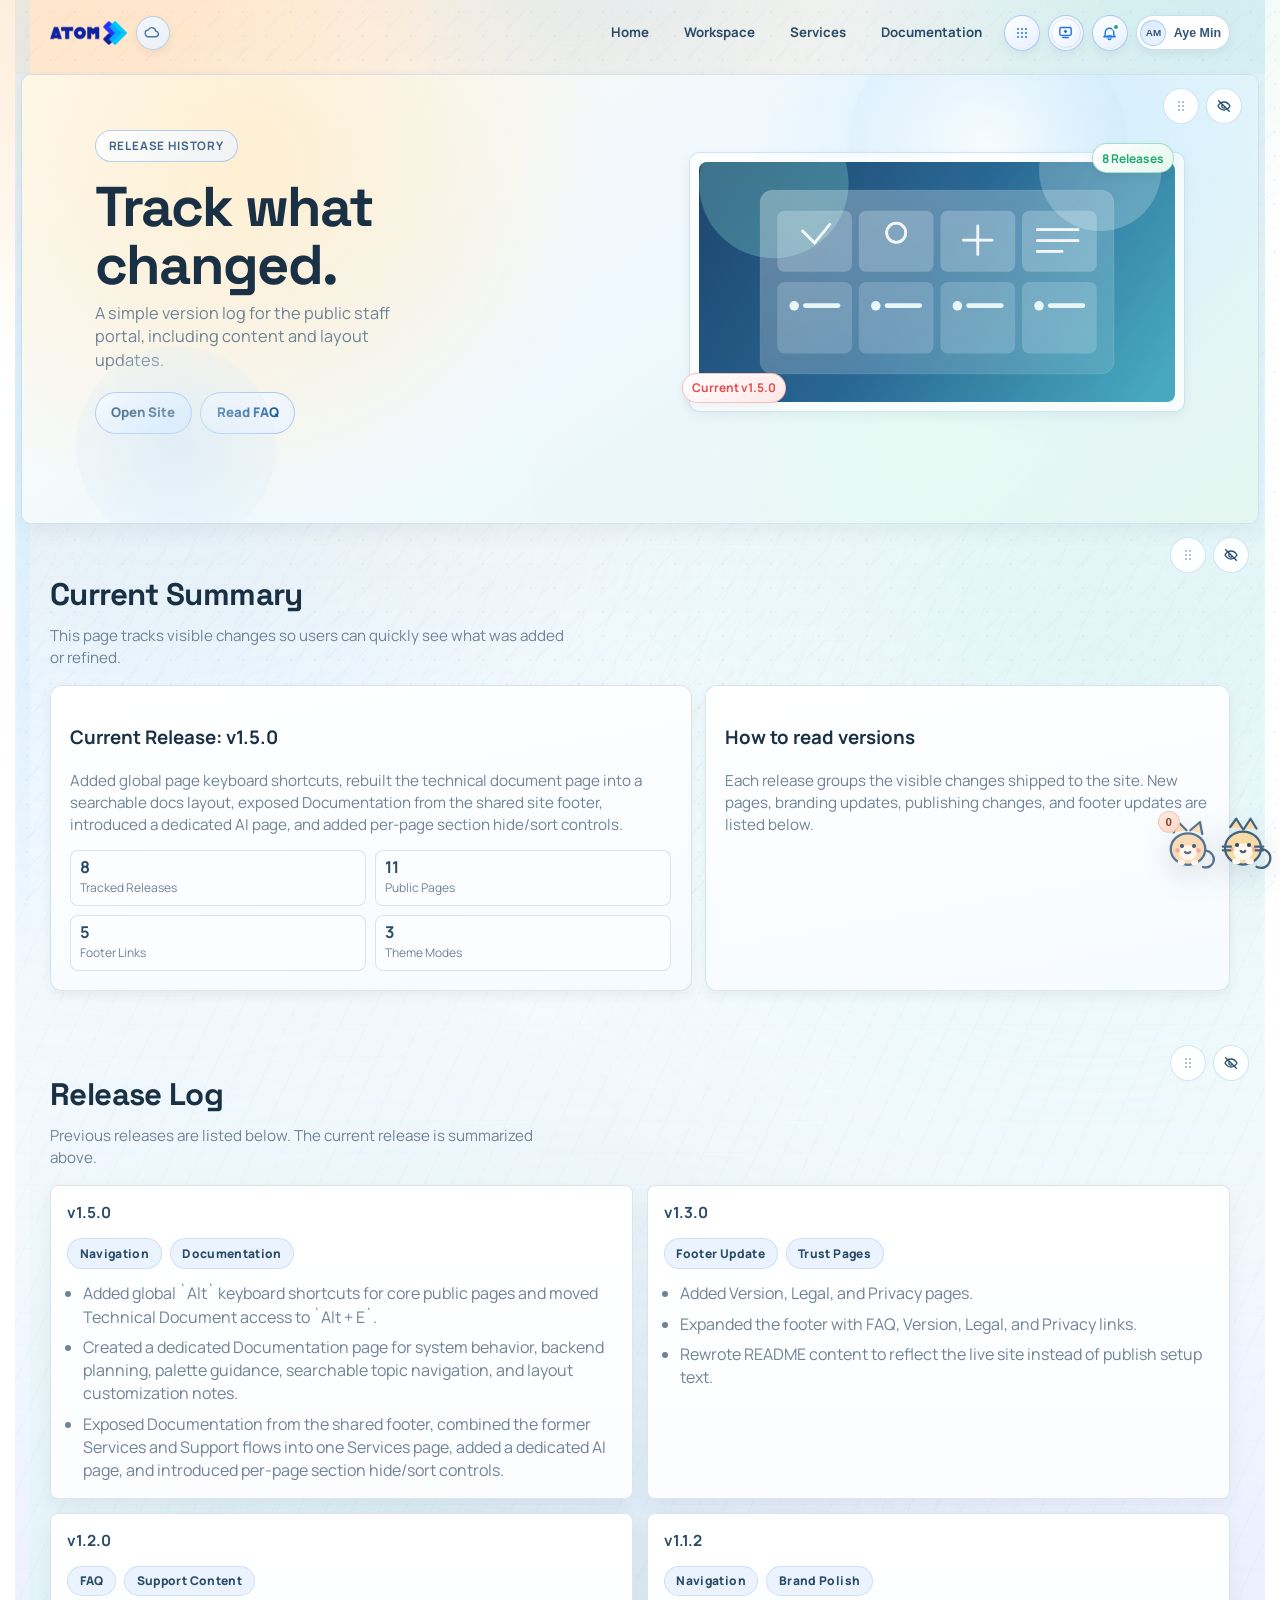
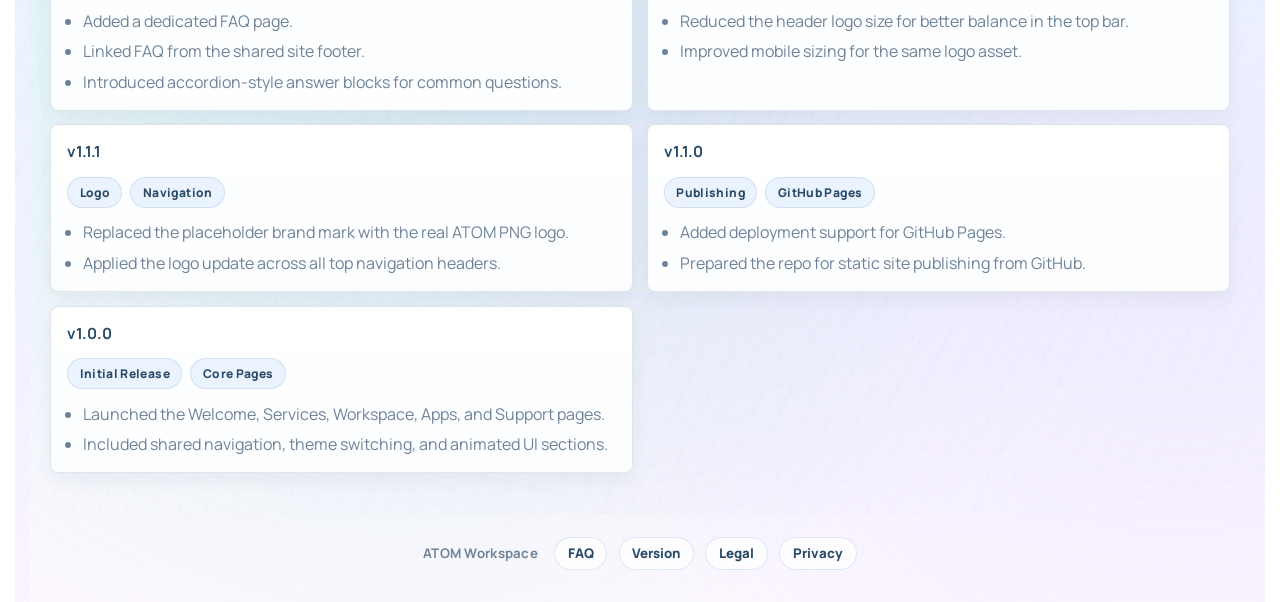
<file: version.html>
<!DOCTYPE html>
<html lang="en">
<head>
  <meta charset="UTF-8" />
  <meta name="viewport" content="width=device-width, initial-scale=1.0" />
  <title>ATOM | Version</title>
  <link rel="preconnect" href="https://fonts.googleapis.com" />
  <link rel="preconnect" href="https://fonts.gstatic.com" crossorigin />
  <link href="https://fonts.googleapis.com/css2?family=Manrope:wght@500;600;700;800&family=Space+Grotesk:wght@600;700&display=swap" rel="stylesheet" />
  <link rel="stylesheet" href="styles.css" />
</head>
<body data-page="version">
  <header class="topbar" id="topbar">
    <div class="container nav-wrap">
      <a class="brand" href="index.html" aria-label="ATOM home">
        <img class="brand-logo" src="assets/logo.png" alt="ATOM" />
      </a>
      <div class="nav-actions">
        <nav class="nav-links" aria-label="Main">
          <a data-link="home" href="index.html">Home</a>
          <a data-link="workspace" href="workspace.html">Workspace</a>
          <a data-link="services" href="services.html">Services</a>
          <a data-link="documentation" href="technical.html">Documentation</a>
        </nav>
        <div class="nav-right" aria-label="Account">
          <button class="icon-btn" type="button" aria-label="Notifications">
            <svg viewBox="0 0 24 24"><path d="M15 17H9m9-1v-4a6 6 0 1 0-12 0v4l-2 2h16l-2-2z"/><path d="M10 20a2 2 0 0 0 4 0"/></svg>
            <span class="icon-badge" aria-hidden="true"></span>
          </button>
          <button class="profile-chip" type="button" aria-label="Profile">
            <span class="profile-avatar">AM</span>
            <span class="profile-name">Aye Min</span>
          </button>
        </div>
      </div>
    </div>
  </header>

  <main>
    <section class="hero">
      <div class="container hero-inner hero-grid" data-reveal>
        <div>
          <p class="eyebrow">Release History</p>
          <h1>Track what changed.</h1>
          <p class="lead">A simple version log for the public staff portal, including content and layout updates.</p>
          <div class="hero-actions">
            <a class="btn btn-light" href="index.html">Open Site</a>
            <a class="btn btn-ghost" href="faq.html">Read FAQ</a>
          </div>
        </div>
        <div class="hero-visual" data-reveal>
          <img src="assets/hero-services.svg" alt="Version and release timeline illustration" />
          <span class="float-chip top">8 Releases</span>
          <span class="float-chip bottom">Current v1.5.0</span>
        </div>
      </div>
    </section>

    <section class="section section-priority" data-reveal>
      <div class="container">
        <h2>Current Summary</h2>
        <p class="section-note">This page tracks visible changes so users can quickly see what was added or refined.</p>
        <div class="media-grid">
          <article class="panel">
            <h3>Current Release: v1.5.0</h3>
            <p>Added global page keyboard shortcuts, rebuilt the technical document page into a searchable docs layout, exposed Documentation from the shared site footer, introduced a dedicated AI page, and added per-page section hide/sort controls.</p>
            <div class="map-stats">
              <div class="stat-pill"><strong>8</strong><span>Tracked Releases</span></div>
              <div class="stat-pill"><strong>11</strong><span>Public Pages</span></div>
              <div class="stat-pill"><strong>5</strong><span>Footer Links</span></div>
              <div class="stat-pill"><strong>3</strong><span>Theme Modes</span></div>
            </div>
          </article>
          <article class="panel">
            <h3>How to read versions</h3>
            <p>Each release groups the visible changes shipped to the site. New pages, branding updates, publishing changes, and footer updates are listed below.</p>
          </article>
        </div>
      </div>
    </section>

    <section class="section section-standard" data-reveal>
      <div class="container">
        <h2>Release Log</h2>
        <p class="section-note">Previous releases are listed below. The current release is summarized above.</p>
        <div class="grid cards-2">
          <article class="card">
            <h3>v1.5.0</h3>
            <div class="release-meta">
              <span class="release-pill">Navigation</span>
              <span class="release-pill">Documentation</span>
            </div>
            <ul class="release-notes">
              <li>Added global `Alt` keyboard shortcuts for core public pages and moved Technical Document access to `Alt + E`.</li>
              <li>Created a dedicated Documentation page for system behavior, backend planning, palette guidance, searchable topic navigation, and layout customization notes.</li>
              <li>Exposed Documentation from the shared footer, combined the former Services and Support flows into one Services page, added a dedicated AI page, and introduced per-page section hide/sort controls.</li>
            </ul>
          </article>
          <article class="card">
            <h3>v1.3.0</h3>
            <div class="release-meta">
              <span class="release-pill">Footer Update</span>
              <span class="release-pill">Trust Pages</span>
            </div>
            <ul class="release-notes">
              <li>Added Version, Legal, and Privacy pages.</li>
              <li>Expanded the footer with FAQ, Version, Legal, and Privacy links.</li>
              <li>Rewrote README content to reflect the live site instead of publish setup text.</li>
            </ul>
          </article>
          <article class="card">
            <h3>v1.2.0</h3>
            <div class="release-meta">
              <span class="release-pill">FAQ</span>
              <span class="release-pill">Support Content</span>
            </div>
            <ul class="release-notes">
              <li>Added a dedicated FAQ page.</li>
              <li>Linked FAQ from the shared site footer.</li>
              <li>Introduced accordion-style answer blocks for common questions.</li>
            </ul>
          </article>
          <article class="card">
            <h3>v1.1.2</h3>
            <div class="release-meta">
              <span class="release-pill">Navigation</span>
              <span class="release-pill">Brand Polish</span>
            </div>
            <ul class="release-notes">
              <li>Reduced the header logo size for better balance in the top bar.</li>
              <li>Improved mobile sizing for the same logo asset.</li>
            </ul>
          </article>
          <article class="card">
            <h3>v1.1.1</h3>
            <div class="release-meta">
              <span class="release-pill">Logo</span>
              <span class="release-pill">Navigation</span>
            </div>
            <ul class="release-notes">
              <li>Replaced the placeholder brand mark with the real ATOM PNG logo.</li>
              <li>Applied the logo update across all top navigation headers.</li>
            </ul>
          </article>
          <article class="card">
            <h3>v1.1.0</h3>
            <div class="release-meta">
              <span class="release-pill">Publishing</span>
              <span class="release-pill">GitHub Pages</span>
            </div>
            <ul class="release-notes">
              <li>Added deployment support for GitHub Pages.</li>
              <li>Prepared the repo for static site publishing from GitHub.</li>
            </ul>
          </article>
          <article class="card">
            <h3>v1.0.0</h3>
            <div class="release-meta">
              <span class="release-pill">Initial Release</span>
              <span class="release-pill">Core Pages</span>
            </div>
            <ul class="release-notes">
              <li>Launched the Welcome, Services, Workspace, Apps, and Support pages.</li>
              <li>Included shared navigation, theme switching, and animated UI sections.</li>
            </ul>
          </article>
        </div>
      </div>
    </section>
  </main>

  <footer class="footer">
    <div class="container footer-inner">
      <p>ATOM Workspace</p>
      <nav class="footer-links" aria-label="Footer">
        <a href="faq.html">FAQ</a>
        <a href="version.html">Version</a>
        <a href="legal.html">Legal</a>
        <a href="privacy.html">Privacy</a>
      </nav>
    </div>
  </footer>

  <script src="main.js"></script>
</body>
</html>
</file>
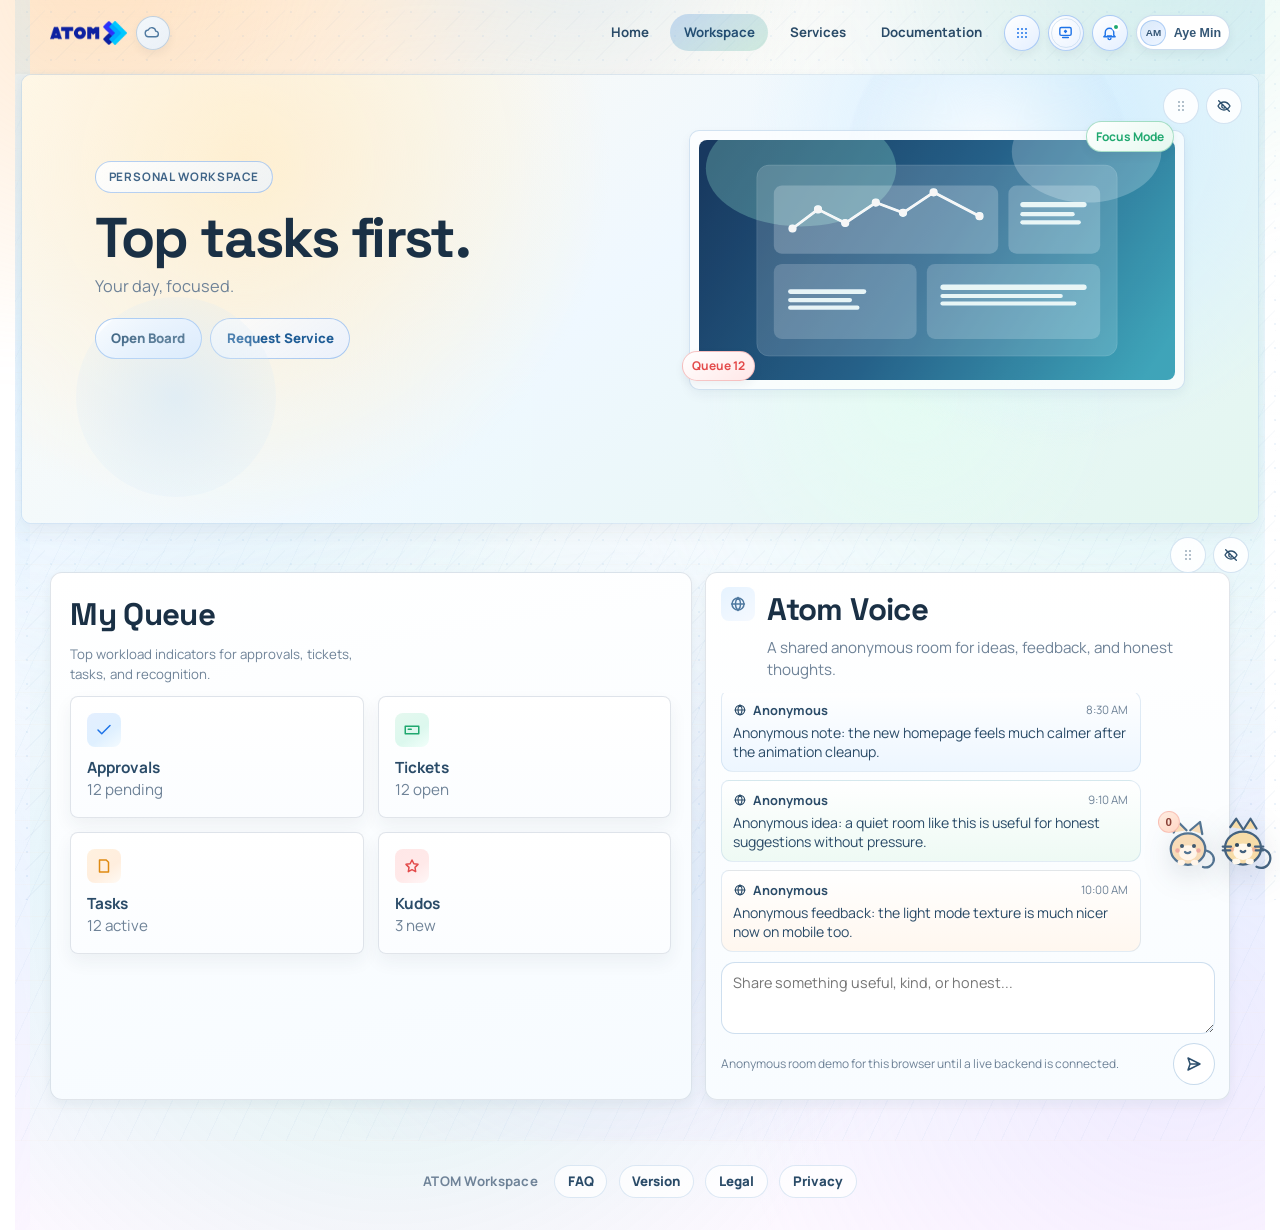
<file: workspace.html>
﻿<!DOCTYPE html>
<html lang="en">
<head>
  <meta charset="UTF-8" />
  <meta name="viewport" content="width=device-width, initial-scale=1.0" />
  <title>ATOM | Workspace</title>
  <link rel="preconnect" href="https://fonts.googleapis.com" />
  <link rel="preconnect" href="https://fonts.gstatic.com" crossorigin />
  <link href="https://fonts.googleapis.com/css2?family=Manrope:wght@500;600;700;800&family=Space+Grotesk:wght@600;700&display=swap" rel="stylesheet" />
  <link rel="stylesheet" href="styles.css" />
</head>
<body data-page="workspace">
  <header class="topbar" id="topbar">
    <div class="container nav-wrap">
      <a class="brand" href="index.html" aria-label="ATOM home">
        <img class="brand-logo" src="assets/logo.png" alt="ATOM" />
      </a>
      <div class="nav-actions">
        <nav class="nav-links" aria-label="Main">
          <a data-link="home" href="index.html">Home</a>
          <a data-link="workspace" href="workspace.html">Workspace</a>
          <a data-link="services" href="services.html">Services</a>
          <a data-link="documentation" href="technical.html">Documentation</a>
        </nav>
        <div class="nav-right" aria-label="Account">
          <button class="icon-btn" type="button" aria-label="Notifications">
            <svg viewBox="0 0 24 24"><path d="M15 17H9m9-1v-4a6 6 0 1 0-12 0v4l-2 2h16l-2-2z"/><path d="M10 20a2 2 0 0 0 4 0"/></svg>
            <span class="icon-badge" aria-hidden="true"></span>
          </button>
          <button class="profile-chip" type="button" aria-label="Profile">
            <span class="profile-avatar">AM</span>
            <span class="profile-name">Aye Min</span>
          </button>
        </div>
      </div>
    </div>
  </header>

  <main>
    <section class="hero">
      <div class="container hero-inner hero-grid" data-reveal>
        <div>
          <p class="eyebrow">Personal Workspace</p>
          <h1>Top tasks first.</h1>
          <p class="lead">Your day, focused.</p>
          <div class="hero-actions">
            <a class="btn btn-light" href="workspace.html">Open Board</a>
            <a class="btn btn-ghost" href="services.html">Request Service</a>
          </div>
        </div>
        <div class="hero-visual">
          <img src="assets/hero-workspace.svg" alt="Workspace hero illustration" />
          <span class="float-chip top">Focus Mode</span>
          <span class="float-chip bottom">Queue 12</span>
        </div>
      </div>
    </section>

    <section class="section section-priority" data-reveal>
      <div class="container media-grid">
        <article class="panel">
          <h2>My Queue</h2>
          <p class="section-note">Top workload indicators for approvals, tickets, tasks, and recognition.</p>
          <div class="grid cards-2">
            <article class="card tilt"><div class="icon-wrap"><svg viewBox="0 0 24 24"><path d="M4 12l5 5L20 6"/></svg></div><h3>Approvals</h3><p>12 pending</p></article>
            <article class="card tilt"><div class="icon-wrap"><svg viewBox="0 0 24 24"><path d="M3 7h18v10H3zM7 11h4"/></svg></div><h3>Tickets</h3><p>12 open</p></article>
            <article class="card tilt"><div class="icon-wrap"><svg viewBox="0 0 24 24"><path d="M6 4h9l3 3v13H6z"/></svg></div><h3>Tasks</h3><p>12 active</p></article>
            <article class="card tilt"><div class="icon-wrap"><svg viewBox="0 0 24 24"><path d="M12 4l2.5 5 5.5.8-4 4 .9 5.7-4.9-2.6-4.9 2.6.9-5.7-4-4 5.5-.8z"/></svg></div><h3>Kudos</h3><p>3 new</p></article>
          </div>
        </article>
        <div class="public-room-panel">
          <div class="public-room-heading">
            <div class="icon-wrap">
              <svg viewBox="0 0 24 24"><path d="M4 12a8 8 0 1 1 16 0 8 8 0 0 1-16 0z"/><path d="M3.5 12h17M12 3.5c2.2 2.1 3.5 5.1 3.5 8.5S14.2 18.4 12 20.5M12 3.5C9.8 5.6 8.5 8.6 8.5 12s1.3 6.4 3.5 8.5"/></svg>
            </div>
            <div>
              <h2>Atom Voice</h2>
              <p class="section-note">A shared anonymous room for ideas, feedback, and honest thoughts.</p>
            </div>
          </div>
          <div class="public-room-log" data-public-room-log></div>
          <form class="public-room-form" data-public-room-form>
            <label class="sr-only" for="public-room-input">Send anonymous message</label>
            <textarea id="public-room-input" data-public-room-input rows="2" maxlength="240" placeholder="Share something useful, kind, or honest..."></textarea>
            <div class="public-room-actions">
              <p>Anonymous room demo for this browser until a live backend is connected.</p>
              <button type="submit" aria-label="Send anonymous message">
                <svg viewBox="0 0 24 24" aria-hidden="true"><path d="M4 20 20 12 4 4l2.8 8L20 12 6.8 12z"/></svg>
              </button>
            </div>
          </form>
        </div>
      </div>
    </section>
  </main>

  <footer class="footer">
    <div class="container footer-inner">
      <p>ATOM Workspace</p>
      <nav class="footer-links" aria-label="Footer">
        <a href="faq.html">FAQ</a>
        <a href="version.html">Version</a>
        <a href="legal.html">Legal</a>
        <a href="privacy.html">Privacy</a>
      </nav>
    </div>
  </footer>

  <script src="main.js"></script>
</body>
</html>
</file>
<file: styles.css>
﻿:root {
  color-scheme: light;
  --ink-950: #1a3045;
  --ink-800: #2a4b68;
  --muted: #6f8398;
  --bg: #f8fbff;
  --surface: #ffffff;
  --line: rgba(42, 75, 104, 0.14);
  --brand-a: #85afd6;
  --brand-b: #c9dff3;
  --brand-c: #eef6ff;
  --accent-1: #1f74e8;
  --accent-1-soft: #e4efff;
  --accent-2: #1fa86f;
  --accent-2-soft: #e5f8ef;
  --accent-3: #df8a12;
  --accent-3-soft: #fff1df;
  --accent-4: #e34a4a;
  --accent-4-soft: #ffe7e7;
  --shadow-lg: 0 12px 24px rgba(22, 44, 66, 0.08);
  --shadow-sm: 0 5px 12px rgba(22, 44, 66, 0.06);
  --radius-xl: 20px;
  --radius-lg: 12px;
  --radius-md: 8px;
  --radius-pill: 999px;
  --space-1: 0.25rem;
  --space-2: 0.5rem;
  --space-3: 0.75rem;
  --space-4: 1rem;
  --space-5: 1.25rem;
  --space-6: 1.5rem;
  --space-8: 2rem;
  --section-space: 2.5rem;
  --text-xs: 0.75rem;
  --text-sm: 0.83rem;
  --text-md: 0.95rem;
  --text-lg: 1.02rem;
  --max: 1180px;
}

* {
  box-sizing: border-box;
}

html,
body {
  margin: 0;
  padding: 0;
}

html {
  scroll-behavior: smooth;
  scrollbar-gutter: stable both-edges;
}

body {
  font-family: "Manrope", "Segoe UI", sans-serif;
  color: var(--ink-950);
  background:
    radial-gradient(circle at 8% -10%, rgba(255, 188, 122, 0.34), transparent 30%),
    radial-gradient(circle at 88% 2%, rgba(89, 187, 255, 0.28), transparent 32%),
    radial-gradient(circle at 24% 62%, rgba(92, 210, 167, 0.16), transparent 34%),
    radial-gradient(circle at 78% 72%, rgba(199, 170, 255, 0.16), transparent 30%),
    linear-gradient(180deg, #fffcf6 0%, #f7fbff 34%, #eef7ff 72%, #fdf8ff 100%);
  background-size: 125% 125%, 120% 120%, 120% 120%, 118% 118%, 100% 100%;
  line-height: 1.45;
  overflow-x: hidden;
}

body::before {
  content: "";
  position: fixed;
  inset: -18% -10% auto -8%;
  height: 54vh;
  background:
    radial-gradient(circle at 12% 28%, rgba(255, 191, 123, 0.34), transparent 30%),
    radial-gradient(circle at 44% 18%, rgba(108, 194, 255, 0.24), transparent 28%),
    radial-gradient(circle at 82% 20%, rgba(117, 218, 176, 0.22), transparent 24%);
  filter: blur(36px);
  pointer-events: none;
  z-index: -1;
  will-change: transform;
  transform: translateZ(0);
}

body::after {
  content: "";
  position: fixed;
  inset: 0;
  background-image:
    linear-gradient(180deg, rgba(255, 255, 255, 0.34), rgba(255, 255, 255, 0.04)),
    radial-gradient(circle, rgba(55, 127, 204, 0.16) 1px, transparent 1.2px),
    repeating-linear-gradient(
      135deg,
      rgba(74, 124, 174, 0.07) 0,
      rgba(74, 124, 174, 0.07) 1px,
      transparent 1px,
      transparent 28px
    );
  background-size: 100% 100%, 24px 24px, 30px 30px;
  opacity: 0.62;
  pointer-events: none;
  z-index: -1;
}

main {
  position: relative;
  isolation: isolate;
}

main::before {
  content: "";
  position: absolute;
  inset: 0;
  pointer-events: none;
  z-index: -1;
  background:
    radial-gradient(circle at 12% 18%, rgba(128, 201, 255, 0.24), transparent 34%),
    radial-gradient(circle at 86% 30%, rgba(160, 239, 214, 0.22), transparent 36%),
    radial-gradient(circle at 48% 78%, rgba(202, 180, 255, 0.16), transparent 34%);
  filter: blur(2px);
}

main::after {
  content: "";
  position: absolute;
  inset: 0;
  pointer-events: none;
  z-index: -1;
  background:
    linear-gradient(180deg, rgba(255, 255, 255, 0.42), rgba(255, 255, 255, 0.04) 74%),
    repeating-linear-gradient(
      115deg,
      rgba(116, 166, 214, 0.08) 0,
      rgba(116, 166, 214, 0.08) 1px,
      transparent 1px,
      transparent 24px
    ),
    repeating-linear-gradient(
      0deg,
      rgba(255, 190, 120, 0.05) 0,
      rgba(255, 190, 120, 0.05) 1px,
      transparent 1px,
      transparent 32px
    );
  opacity: 0.7;
}

html.theme-ready body,
html.theme-ready .topbar,
html.theme-ready .nav-links a,
html.theme-ready .icon-btn,
html.theme-ready .profile-chip,
html.theme-ready .card,
html.theme-ready .panel,
html.theme-ready .hero,
html.theme-ready .hero-visual,
html.theme-ready .chip,
html.theme-ready .app-shortcut,
html.theme-ready .footer-links a,
html.theme-ready .faq-item,
html.theme-ready .stat-pill,
html.theme-ready .release-pill {
  transition:
    background-color 220ms ease,
    color 220ms ease,
    border-color 220ms ease,
    box-shadow 220ms ease,
    filter 220ms ease;
}

a {
  color: inherit;
  text-decoration: none;
}

p {
  font-size: var(--text-md);
}

.container {
  width: min(var(--max), calc(100% - 2.2rem));
  margin-inline: auto;
}

.topbar {
  position: sticky;
  top: 0;
  z-index: 30;
  padding: 0.9rem 0;
  transition: background-color 0.2s ease, box-shadow 0.2s ease;
}

.topbar.scrolled {
  background: linear-gradient(180deg, rgba(255, 252, 247, 0.94), rgba(242, 248, 255, 0.94));
  box-shadow: 0 10px 22px rgba(26, 48, 69, 0.08);
}

.nav-wrap {
  display: flex;
  align-items: center;
  justify-content: space-between;
  gap: 1rem;
}

.brand-group {
  display: inline-flex;
  align-items: center;
  gap: 0.55rem;
}

.brand {
  display: inline-flex;
  align-items: center;
}

.brand-logo {
  display: block;
  width: auto;
  height: 24px;
}

.nav-weather {
  position: relative;
}

.weather-trigger {
  width: 34px;
  height: 34px;
  border: 1px solid rgba(47, 125, 225, 0.3);
  border-radius: var(--radius-pill);
  background: linear-gradient(145deg, rgba(255, 255, 255, 0.96), rgba(235, 245, 255, 0.92));
  color: var(--accent-1);
  display: grid;
  place-items: center;
  box-shadow: 0 4px 10px rgba(26, 48, 69, 0.06);
  cursor: pointer;
  transition: color 0.2s ease, border-color 0.2s ease, background 0.2s ease;
}

.weather-trigger-icon,
.weather-popover-icon {
  display: inline-flex;
  align-items: center;
  justify-content: center;
}

.weather-trigger-icon svg,
.weather-popover-icon svg {
  width: 17px;
  height: 17px;
  stroke: currentColor;
  fill: none;
  stroke-width: 2;
  stroke-linecap: round;
  stroke-linejoin: round;
}

.weather-popover-icon svg {
  width: 18px;
  height: 18px;
}

.weather-popover {
  position: absolute;
  top: calc(100% + 0.5rem);
  left: 0;
  min-width: 220px;
  padding: 0.78rem 0.9rem;
  border-radius: 14px;
  border: 1px solid rgba(133, 175, 214, 0.24);
  background: linear-gradient(180deg, rgba(255, 255, 255, 0.98), rgba(242, 248, 255, 0.96));
  box-shadow: 0 14px 30px rgba(26, 48, 69, 0.12);
  opacity: 0;
  visibility: hidden;
  transform: translateY(8px);
  pointer-events: none;
  transition: opacity 0.18s ease, transform 0.18s ease, visibility 0.18s ease;
  z-index: 40;
}

.nav-weather:hover .weather-popover,
.nav-weather:focus-within .weather-popover {
  opacity: 1;
  visibility: visible;
  transform: translateY(0);
}

.weather-popover-top {
  display: flex;
  align-items: flex-start;
  gap: 0.7rem;
}

.weather-popover-icon {
  width: 34px;
  height: 34px;
  border-radius: 10px;
  border: 1px solid transparent;
  background: linear-gradient(145deg, #eef8ff, #ffffff);
  color: var(--accent-1);
  flex: 0 0 auto;
  transition: color 0.2s ease, border-color 0.2s ease, background 0.2s ease;
}

.weather-popover-copy strong,
.weather-popover-copy span {
  display: block;
}

.weather-popover-copy strong {
  color: var(--ink-900);
  font-size: 0.92rem;
}

.weather-popover-copy span {
  margin-top: 0.16rem;
  color: var(--muted);
  font-size: var(--text-sm);
}

.weather-popover-meta {
  margin: 0.55rem 0 0;
  color: var(--muted);
  font-size: var(--text-xs);
  line-height: 1.45;
}

.nav-links {
  display: inline-flex;
  align-items: center;
  gap: 0.55rem;
}

.nav-actions {
  display: inline-flex;
  align-items: center;
  gap: 0.58rem;
}

.nav-links a {
  padding: 0.55rem 0.82rem;
  border-radius: var(--radius-pill);
  font-weight: 700;
  font-size: var(--text-sm);
  color: var(--ink-800);
  transition: background-color 0.2s ease, color 0.2s ease;
  cursor: grab;
}

.nav-links a.active,
.nav-links a:hover {
  background: linear-gradient(145deg, rgba(47, 125, 225, 0.24), rgba(31, 168, 111, 0.18));
  color: #244f73;
}

.nav-links a.is-nav-dragging {
  opacity: 0.56;
  cursor: grabbing;
}

.nav-links a.is-nav-drop-target {
  box-shadow: inset 0 0 0 1px rgba(47, 125, 225, 0.34);
}

.nav-right {
  display: inline-flex;
  align-items: center;
  gap: 0.5rem;
  position: relative;
}

.icon-btn {
  width: 36px;
  height: 36px;
  border-radius: var(--radius-pill);
  border: 1px solid rgba(47, 125, 225, 0.35);
  background: linear-gradient(145deg, #ffffff, var(--accent-1-soft));
  color: var(--accent-1);
  display: grid;
  place-items: center;
  position: relative;
  box-shadow: 0 4px 10px rgba(26, 48, 69, 0.06);
  cursor: pointer;
}

.icon-btn svg {
  width: 17px;
  height: 17px;
  stroke: currentColor;
  fill: none;
  stroke-width: 2;
  stroke-linecap: round;
  stroke-linejoin: round;
}

.icon-btn.bell-btn svg {
  transform-origin: top center;
}

.icon-badge {
  position: absolute;
  width: 8px;
  height: 8px;
  top: 7px;
  right: 7px;
  border-radius: var(--radius-pill);
  background: var(--accent-2);
  border: 2px solid #fff;
}

.apps-btn svg {
  width: 16px;
  height: 16px;
  fill: currentColor;
  stroke: none;
}

.theme-btn {
  overflow: hidden;
  background:
    radial-gradient(circle at 22% 24%, rgba(255, 255, 255, 0.95), rgba(232, 240, 255, 0.9)),
    linear-gradient(145deg, #ffffff, #f2f8ff);
}

.theme-btn::before {
  content: "";
  position: absolute;
  inset: 2px;
  border-radius: inherit;
  border: 1px solid rgba(133, 175, 214, 0.3);
  pointer-events: none;
  opacity: 0.95;
}

.theme-btn .theme-icon {
  transition: transform 320ms ease, opacity 320ms ease;
}

.theme-btn.switching .theme-icon {
  transform: rotate(130deg) scale(0.8);
  opacity: 0.45;
}

.theme-btn.switching::before {
  animation: iconPulse 0.45s ease;
}

.profile-chip {
  display: inline-flex;
  align-items: center;
  gap: 0.45rem;
  border: 1px solid rgba(133, 175, 214, 0.42);
  background: #fff;
  border-radius: var(--radius-pill);
  padding: 0.22rem 0.5rem 0.22rem 0.22rem;
  color: #355776;
  box-shadow: 0 4px 10px rgba(26, 48, 69, 0.06);
  cursor: pointer;
}

.profile-avatar {
  width: 26px;
  height: 26px;
  border-radius: var(--radius-pill);
  display: grid;
  place-items: center;
  font-size: 0.62rem;
  font-weight: 800;
  color: #355776;
  background: linear-gradient(145deg, #dbeaf8, var(--accent-1-soft) 52%, #eef6ff);
  border: 1px solid rgba(47, 125, 225, 0.3);
}

.profile-name {
  font-size: 0.78rem;
  font-weight: 700;
}

.nav-panel {
  position: absolute;
  top: calc(100% + 0.55rem);
  right: 0;
  width: 280px;
  border-radius: 8px;
  border: 1px solid rgba(133, 175, 214, 0.42);
  background: #ffffff;
  box-shadow: 0 10px 24px rgba(26, 48, 69, 0.1);
  padding: 0.58rem;
  display: grid;
  gap: 0.45rem;
  z-index: 60;
}

.nav-panel[hidden] {
  display: none;
}

.panel-title {
  margin: 0;
  padding: 0.25rem 0.35rem 0;
  font-size: var(--text-xs);
  font-weight: 800;
  letter-spacing: 0.04em;
  text-transform: uppercase;
  color: #6583a0;
}

.notif-item {
  border: 1px solid var(--line);
  border-radius: 7px;
  padding: 0.52rem 0.58rem;
  background: #fbfdff;
}

.notif-item strong {
  display: block;
  font-size: 0.82rem;
  color: #2b4c69;
}

.notif-item span {
  display: block;
  margin-top: 0.15rem;
  color: var(--muted);
  font-size: 0.77rem;
}

.menu-item {
  display: block;
  border: 1px solid var(--line);
  border-radius: 7px;
  background: #fff;
  color: #355776;
  text-align: left;
  padding: 0.56rem 0.62rem;
  font: inherit;
  font-size: var(--text-sm);
  font-weight: 700;
  cursor: pointer;
}

.menu-item:hover {
  background: #f4f9ff;
}

.apps-panel {
  width: 336px;
}

.apps-mini-grid {
  display: grid;
  grid-template-columns: repeat(3, minmax(0, 1fr));
  gap: 0.42rem;
}

.app-shortcut {
  display: flex;
  flex-direction: column;
  align-items: center;
  justify-content: center;
  gap: 0.28rem;
  border: 1px solid var(--line);
  border-radius: 8px;
  background: linear-gradient(180deg, #fbfdff 0%, #f6faff 100%);
  padding: 0.62rem 0.45rem;
  transition: transform 0.2s ease, background-color 0.2s ease, border-color 0.2s ease;
}

.app-shortcut:hover {
  transform: translateY(-1px);
  background: #eef7ff;
  border-color: rgba(47, 125, 225, 0.48);
}

.app-icon {
  width: 30px;
  height: 30px;
  border-radius: 7px;
  border: 1px solid rgba(47, 125, 225, 0.42);
  background: linear-gradient(145deg, var(--accent-1-soft), #f5faff);
  color: var(--accent-1);
  display: grid;
  place-items: center;
  font-size: 0.64rem;
  font-weight: 800;
  letter-spacing: 0.03em;
}

.app-label {
  color: var(--ink-800);
  font-size: 0.76rem;
  font-weight: 700;
  text-align: center;
  line-height: 1.2;
}

.app-desc {
  color: var(--muted);
  font-size: 0.68rem;
  line-height: 1.1;
}

.app-shortcut.compact {
  min-height: 90px;
}

.app-shortcut.compact .app-desc {
  display: none;
}

.apps-all-link {
  display: flex;
  text-align: center;
  justify-content: center;
}

.apps-board {
  border: 1px solid var(--line);
  background: linear-gradient(180deg, #ffffff 0%, #f9fcff 100%);
  border-radius: var(--radius-lg);
  padding: 1rem;
  box-shadow: var(--shadow-sm);
}

.apps-catalog {
  display: grid;
  grid-template-columns: repeat(5, minmax(0, 1fr));
  gap: 0.62rem;
}

.app-shortcut.large {
  min-height: 128px;
  padding: 0.86rem 0.55rem;
}

.app-shortcut.large .app-icon {
  width: 34px;
  height: 34px;
  font-size: 0.67rem;
}

.app-shortcut.large .app-label {
  font-size: 0.8rem;
}

.app-shortcut.large .app-desc {
  display: block;
  text-align: center;
}

.app-shortcut:nth-child(4n + 1) .app-icon {
  border-color: rgba(47, 125, 225, 0.44);
  background: linear-gradient(145deg, var(--accent-1-soft), #f5faff);
  color: var(--accent-1);
}

.app-shortcut:nth-child(4n + 2) .app-icon {
  border-color: rgba(31, 168, 111, 0.4);
  background: linear-gradient(145deg, var(--accent-2-soft), #f1fff8);
  color: var(--accent-2);
}

.app-shortcut:nth-child(4n + 3) .app-icon {
  border-color: rgba(220, 138, 26, 0.36);
  background: linear-gradient(145deg, var(--accent-3-soft), #fff8ef);
  color: var(--accent-3);
}

.app-shortcut:nth-child(4n + 4) .app-icon {
  border-color: rgba(226, 85, 85, 0.38);
  background: linear-gradient(145deg, var(--accent-4-soft), #fff3f3);
  color: var(--accent-4);
}

.hero {
  min-height: 50vh;
  border-radius: 10px;
  margin-top: 0.55rem;
  margin-inline: 0.35rem;
  overflow: hidden;
  box-shadow: 0 8px 18px rgba(26, 48, 69, 0.06);
  position: relative;
  isolation: isolate;
  border: 1px solid rgba(133, 175, 214, 0.24);
}

.hero::before {
  content: "";
  position: absolute;
  inset: 0;
  background:
    radial-gradient(circle at 18% 20%, rgba(255, 236, 200, 0.9), transparent 34%),
    radial-gradient(circle at 84% 14%, rgba(205, 236, 255, 0.86), transparent 28%),
    radial-gradient(circle at 72% 72%, rgba(224, 255, 240, 0.56), transparent 22%),
    linear-gradient(145deg, #fffaf0 0%, #eef8ff 48%, #e3f6ef 100%);
}

.hero::after {
  content: "";
  position: absolute;
  inset: 0;
  background: linear-gradient(90deg, rgba(255, 255, 255, 0.12), rgba(255, 255, 255, 0));
  pointer-events: none;
}

.hero-inner {
  position: relative;
  z-index: 1;
  color: var(--ink-950);
  padding: clamp(2.2rem, 4.3vw, 3.9rem) clamp(1.35rem, 3.8vw, 2.8rem);
}

.hero-inner::before,
.hero-inner::after {
  content: "";
  position: absolute;
  border-radius: 50%;
  pointer-events: none;
  z-index: 0;
}

.hero-inner::before {
  width: clamp(150px, 22vw, 280px);
  height: clamp(150px, 22vw, 280px);
  right: clamp(4%, 8vw, 14%);
  top: clamp(-16%, -6vw, -6%);
  background: radial-gradient(circle, rgba(255, 255, 255, 0.8), rgba(182, 212, 239, 0.08) 70%);
  filter: blur(1px);
}

.hero-inner::after {
  width: clamp(110px, 16vw, 200px);
  height: clamp(110px, 16vw, 200px);
  left: clamp(-4%, 2vw, 8%);
  bottom: clamp(-14%, -5vw, -2%);
  background: radial-gradient(circle, rgba(211, 232, 249, 0.62), rgba(211, 232, 249, 0));
}

.hero-grid {
  display: grid;
  grid-template-columns: 1.1fr 0.95fr;
  gap: 1.2rem;
  align-items: center;
  position: relative;
  z-index: 1;
}

.eyebrow {
  display: inline-flex;
  align-items: center;
  gap: 0.38rem;
  margin: 0;
  padding: 0.4rem 0.8rem;
  border-radius: var(--radius-pill);
  font-size: 0.73rem;
  font-weight: 700;
  letter-spacing: 0.07em;
  text-transform: uppercase;
  border: 1px solid rgba(47, 125, 225, 0.34);
  background: linear-gradient(145deg, rgba(255, 255, 255, 0.86), rgba(233, 243, 255, 0.72));
  color: #3f6487;
}

h1 {
  margin: 1rem 0 0.5rem;
  font-family: "Space Grotesk", sans-serif;
  font-size: clamp(2rem, 4.4vw, 3.5rem);
  letter-spacing: -0.03em;
  line-height: 1.03;
  max-width: 12ch;
}

.lead {
  margin: 0;
  max-width: 33ch;
  color: var(--muted);
  font-size: var(--text-lg);
}

.hero-actions {
  margin-top: var(--space-5);
  display: flex;
  flex-wrap: wrap;
  gap: var(--space-2);
}

.btn {
  display: inline-flex;
  align-items: center;
  justify-content: center;
  border-radius: var(--radius-pill);
  padding: 0.62rem 0.98rem;
  font-weight: 800;
  font-size: var(--text-sm);
  transition: transform 0.2s ease;
}

.btn:hover {
  transform: translateY(-1px);
}

.btn-light {
  color: #194364;
  background: linear-gradient(145deg, #ffffff, var(--accent-1-soft));
  border: 1px solid rgba(47, 125, 225, 0.4);
}

.btn-ghost {
  color: #1f5d96;
  border: 1px solid rgba(47, 125, 225, 0.36);
  background: linear-gradient(145deg, rgba(255, 255, 255, 0.72), rgba(232, 240, 255, 0.82));
}

.btn-danger {
  color: #7a2230;
  border: 1px solid rgba(226, 85, 85, 0.34);
  background: linear-gradient(145deg, #fff7f7, #ffe3e3);
}

.hero-visual {
  position: relative;
  border-radius: 10px;
  padding: 0.55rem;
  border: 1px solid rgba(133, 175, 214, 0.35);
  background: rgba(255, 255, 255, 0.7);
  box-shadow: 0 5px 12px rgba(26, 48, 69, 0.05);
}

.hero-visual img {
  width: 100%;
  height: 240px;
  object-fit: cover;
  border-radius: 8px;
  display: block;
  filter: saturate(0.6) hue-rotate(-8deg) brightness(1.1) contrast(0.93);
}

.float-chip {
  position: absolute;
  display: inline-flex;
  align-items: center;
  gap: 0.35rem;
  border-radius: var(--radius-pill);
  padding: 0.34rem 0.58rem;
  font-size: var(--text-xs);
  font-weight: 700;
  background: linear-gradient(145deg, rgba(255, 255, 255, 0.95), rgba(233, 243, 255, 0.86));
  color: #2c4d6b;
  border: 1px solid rgba(47, 125, 225, 0.34);
  box-shadow: 0 4px 10px rgba(26, 48, 69, 0.06);
}

.float-chip.top {
  top: -10px;
  right: 10px;
  color: var(--accent-2);
  border-color: rgba(31, 168, 111, 0.36);
  background: linear-gradient(145deg, #ffffff, var(--accent-2-soft));
}

.float-chip.bottom {
  bottom: 8px;
  left: -8px;
  color: var(--accent-4);
  border-color: rgba(226, 85, 85, 0.32);
  background: linear-gradient(145deg, #ffffff, var(--accent-4-soft));
}

.section {
  padding: var(--section-space) 0;
  content-visibility: auto;
  contain-intrinsic-size: 1px 760px;
}

.section-priority {
  padding-top: calc(var(--section-space) + var(--space-2));
}

.section-standard {
  padding-top: var(--section-space);
}

.section.roomy {
  padding-top: calc(var(--section-space) + var(--space-2));
}

.layout-assistant {
  position: fixed;
  right: 4.45rem;
  bottom: 0.95rem;
  z-index: 23;
}

.layout-assistant-ball {
  width: 72px;
  height: 72px;
  display: inline-flex;
  align-items: center;
  justify-content: center;
  position: relative;
  border: 0;
  padding: 0;
  background: transparent;
  color: #2c4f6d;
  box-shadow: none;
  cursor: pointer;
  transition: transform 0.2s ease;
}

.layout-assistant-ball:hover {
  transform: translateY(-2px);
}

.layout-assistant.is-open .layout-assistant-ball {
  transform: translateY(-3px);
}

.layout-assistant-icon {
  display: inline-flex;
  align-items: center;
  justify-content: center;
}

.layout-assistant-pet-svg {
  width: 72px;
  height: 72px;
  overflow: visible;
  filter: drop-shadow(0 9px 14px rgba(26, 48, 69, 0.14));
  animation: desk-pet-bob 3.8s ease-in-out infinite, assistant-pet-snuggle 12s ease-in-out infinite;
}

.layout-assistant-pet-ear,
.layout-assistant-pet-tail,
.layout-assistant-pet-body,
.layout-assistant-pet-mouth {
  fill: none;
  stroke: #537492;
  stroke-width: 3;
  stroke-linecap: round;
  stroke-linejoin: round;
}

.layout-assistant-pet-body,
.layout-assistant-pet-ear {
  fill: #f8dcb8;
}

.layout-assistant-pet-belly,
.layout-assistant-pet-paw {
  fill: #fff5ea;
}

.layout-assistant-pet-eye {
  fill: #41596f;
}

.layout-assistant-pet-blush {
  fill: rgba(235, 154, 154, 0.72);
}

.layout-assistant-badge {
  position: absolute;
  top: 4px;
  left: 6px;
  min-width: 22px;
  height: 22px;
  padding: 0 0.3rem;
  display: grid;
  place-items: center;
  border-radius: 999px;
  background: linear-gradient(145deg, #ffefe3, #ffd6c5);
  color: #8b4238;
  font-size: 0.72rem;
  font-weight: 800;
  border: 1px solid rgba(226, 85, 85, 0.22);
}

.layout-assistant-panel {
  position: absolute;
  right: -0.6rem;
  bottom: 4.8rem;
  width: min(340px, calc(100vw - 3.2rem));
  border-radius: var(--radius-lg);
  border: 1px solid rgba(133, 175, 214, 0.24);
  background: linear-gradient(180deg, rgba(255, 252, 246, 0.98), rgba(239, 247, 255, 0.96));
  box-shadow: 0 18px 34px rgba(26, 48, 69, 0.16);
  padding: 1rem;
}

.pet-namecard {
  position: absolute;
  right: 10px;
  bottom: 42px;
  min-width: 138px;
  padding: 0.55rem 0.7rem;
  border-radius: 14px;
  background: rgba(255, 255, 255, 0.94);
  border: 1px solid rgba(133, 175, 214, 0.28);
  box-shadow: 0 8px 18px rgba(26, 48, 69, 0.1);
  opacity: 0;
  transform: translateY(8px) scale(0.94);
  transition: opacity 0.18s ease, transform 0.18s ease;
  pointer-events: none;
  text-align: left;
}

.pet-namecard strong {
  display: block;
  color: var(--ink-800);
  font-size: 0.78rem;
}

.pet-namecard span {
  display: block;
  margin-top: 0.1rem;
  color: var(--muted);
  font-size: 0.7rem;
  line-height: 1.35;
}

.pet-namecard-assistant {
  right: 10px;
  bottom: 52px;
  min-width: 146px;
}

.desk-pet-button:hover .pet-namecard,
.desk-pet-button:focus-visible .pet-namecard,
.layout-assistant-ball:hover .pet-namecard,
.layout-assistant-ball:focus-visible .pet-namecard {
  opacity: 1;
  transform: translateY(0) scale(1);
}

.layout-assistant::before,
.layout-assistant::after {
  content: "❤";
  position: absolute;
  right: -1.6rem;
  bottom: 2.7rem;
  color: #ef7d98;
  font-size: 1rem;
  line-height: 1;
  opacity: 0;
  pointer-events: none;
}

.layout-assistant::before {
  animation: assistant-heart-rise 12s ease-in-out infinite;
}

.layout-assistant::after {
  right: -0.7rem;
  bottom: 3.3rem;
  font-size: 0.82rem;
  animation: assistant-heart-rise 12s ease-in-out infinite 0.24s;
}

.layout-assistant-panel-head strong {
  display: block;
  color: var(--ink-800);
}

.layout-assistant-panel-head span {
  display: block;
  margin-top: 0.22rem;
  color: var(--muted);
  font-size: var(--text-sm);
}

.layout-nav-note {
  margin-top: 0.85rem;
  padding: 0.72rem 0.82rem;
  border-radius: 16px;
  border: 1px solid rgba(133, 175, 214, 0.24);
  background: rgba(255, 255, 255, 0.72);
}

.layout-nav-note strong {
  display: block;
  color: var(--ink-800);
}

.layout-nav-note span {
  display: block;
  margin-top: 0.18rem;
  color: var(--muted);
  font-size: var(--text-sm);
  line-height: 1.45;
}

.layout-manager-actions {
  margin-top: 0.8rem;
  display: flex;
  align-items: flex-start;
  gap: 0.7rem;
  flex-wrap: wrap;
}

.layout-hidden-list {
  display: flex;
  align-items: center;
  gap: 0.5rem;
  flex-wrap: wrap;
}

.layout-hidden-empty {
  color: var(--muted);
  font-size: var(--text-sm);
}

.layout-hidden-chip,
.layout-reset-btn,
.layout-control-btn {
  display: inline-flex;
  align-items: center;
  justify-content: center;
  gap: 0.4rem;
  border: 1px solid rgba(133, 175, 214, 0.34);
  background: rgba(255, 255, 255, 0.9);
  color: #2c4f6d;
  border-radius: var(--radius-pill);
  cursor: pointer;
  font: inherit;
}

.layout-hidden-chip,
.layout-reset-btn {
  padding: 0.5rem 0.78rem;
  font-size: var(--text-sm);
  font-weight: 800;
}

.layout-hidden-chip svg,
.layout-reset-btn svg,
.layout-control-btn svg {
  width: 16px;
  height: 16px;
  stroke: currentColor;
  fill: none;
  stroke-width: 2;
  stroke-linecap: round;
  stroke-linejoin: round;
}

.layout-hidden-chip:hover,
.layout-reset-btn:hover,
.layout-control-btn:hover {
  background: #f1f7fd;
}

.layout-section {
  position: relative;
}

.layout-section-controls {
  position: absolute;
  top: 0.8rem;
  right: 1rem;
  display: inline-flex;
  align-items: center;
  gap: 0.45rem;
  z-index: 4;
}

.layout-control-btn {
  width: 36px;
  height: 36px;
  padding: 0;
  backdrop-filter: blur(8px);
}

.layout-drag-handle {
  cursor: grab;
}

.layout-section.is-layout-dragging {
  opacity: 0.82;
}

.layout-section.is-layout-drop-target {
  outline: 2px dashed rgba(47, 125, 225, 0.35);
  outline-offset: 6px;
}

.layout-section.is-layout-hidden {
  display: none;
}

.desk-pet-svg {
  animation: desk-pet-snuggle 12s ease-in-out infinite;
}

@keyframes assistant-pet-snuggle {
  0%,
  38%,
  60%,
  100% {
    transform: translateX(0) rotate(0deg);
  }
  44%,
  54% {
    transform: translateX(9px) rotate(5deg);
  }
  48%,
  50% {
    transform: translateX(12px) rotate(8deg) scale(1.02);
  }
}

@keyframes desk-pet-snuggle {
  0%,
  38%,
  60%,
  100% {
    transform: translateX(0) rotate(0deg);
  }
  44%,
  54% {
    transform: translateX(-9px) rotate(-4deg);
  }
  48%,
  50% {
    transform: translateX(-12px) rotate(-6deg) scale(1.02);
  }
}

@keyframes assistant-heart-rise {
  0%,
  40%,
  100% {
    opacity: 0;
    transform: translate3d(0, 0, 0) scale(0.7);
  }
  46% {
    opacity: 0.9;
    transform: translate3d(0, -8px, 0) scale(1);
  }
  56% {
    opacity: 0;
    transform: translate3d(10px, -28px, 0) scale(1.18);
  }
}

h2 {
  margin: 0 0 var(--space-2);
  font-family: "Space Grotesk", sans-serif;
  font-size: clamp(1.38rem, 2.5vw, 1.95rem);
  letter-spacing: -0.02em;
}

.section-note {
  margin: 0 0 var(--space-4);
  color: var(--muted);
  font-size: var(--text-md);
  max-width: 58ch;
}

.grid {
  display: grid;
  gap: 0.85rem;
}

.cards-2 {
  grid-template-columns: repeat(2, minmax(0, 1fr));
}

.cards-3 {
  grid-template-columns: repeat(3, minmax(0, 1fr));
}

.cards-4 {
  grid-template-columns: repeat(4, minmax(0, 1fr));
}

.card {
  padding: 1rem;
  border-radius: var(--radius-md);
  background: linear-gradient(180deg, #ffffff 0%, #fbfdff 100%);
  border: 1px solid var(--line);
  box-shadow: 0 8px 18px rgba(26, 48, 69, 0.06);
  transition: transform 0.2s ease, box-shadow 0.2s ease;
}

.card:hover {
  transform: translateY(-2px);
  box-shadow: 0 12px 24px rgba(26, 48, 69, 0.1);
}

.icon-wrap {
  width: 34px;
  height: 34px;
  border-radius: 8px;
  display: grid;
  place-items: center;
  margin-bottom: 0.62rem;
  background: linear-gradient(145deg, #e6f3ff, #f5f9ff);
  color: #4f79a0;
}

.icon-wrap svg {
  width: 18px;
  height: 18px;
  stroke-width: 2;
  stroke: currentColor;
  fill: none;
  stroke-linecap: round;
  stroke-linejoin: round;
}

.grid .card:nth-child(4n + 1) .icon-wrap {
  background: linear-gradient(145deg, var(--accent-1-soft), #dff0ff 60%, #f4fbff);
  color: var(--accent-1);
}

.grid .card:nth-child(4n + 2) .icon-wrap {
  background: linear-gradient(145deg, var(--accent-2-soft), #dcf8ee 60%, #f2fffb);
  color: var(--accent-2);
}

.grid .card:nth-child(4n + 3) .icon-wrap {
  background: linear-gradient(145deg, var(--accent-3-soft), #ffeede 60%, #fffaf4);
  color: var(--accent-3);
}

.grid .card:nth-child(4n + 4) .icon-wrap {
  background: linear-gradient(145deg, var(--accent-4-soft), #ffe9e9 60%, #fff7f7);
  color: var(--accent-4);
}

.card h3 {
  margin: 0;
  font-size: 0.96rem;
  color: var(--ink-800);
}

.card p {
  margin: 0.34rem 0 0;
  color: var(--muted);
  font-size: var(--text-md);
}

.chips {
  display: grid;
  grid-template-columns: repeat(6, minmax(0, 1fr));
  gap: 0.7rem;
}

.chip {
  padding: 0.68rem 0.66rem;
  border-radius: 8px;
  background: var(--surface);
  border: 1px solid var(--line);
  color: var(--ink-800);
  font-weight: 700;
  font-size: var(--text-sm);
  display: flex;
  align-items: center;
  justify-content: center;
  gap: 0.32rem;
  box-shadow: 0 6px 14px rgba(26, 48, 69, 0.05);
}

.chips .chip:nth-child(4n + 1) {
  background: linear-gradient(180deg, #ffffff, var(--accent-1-soft));
  border-color: rgba(47, 125, 225, 0.28);
}

.chips .chip:nth-child(4n + 2) {
  background: linear-gradient(180deg, #ffffff, var(--accent-2-soft));
  border-color: rgba(31, 168, 111, 0.27);
}

.chips .chip:nth-child(4n + 3) {
  background: linear-gradient(180deg, #ffffff, var(--accent-3-soft));
  border-color: rgba(220, 138, 26, 0.26);
}

.chips .chip:nth-child(4n + 4) {
  background: linear-gradient(180deg, #ffffff, var(--accent-4-soft));
  border-color: rgba(226, 85, 85, 0.26);
}

.chip svg {
  width: 14px;
  height: 14px;
  stroke: #6f92b2;
  fill: none;
  stroke-linecap: round;
  stroke-linejoin: round;
}

.chips .chip:nth-child(4n + 1) svg {
  stroke: var(--accent-1);
}

.chips .chip:nth-child(4n + 2) svg {
  stroke: var(--accent-2);
}

.chips .chip:nth-child(4n + 3) svg {
  stroke: var(--accent-3);
}

.chips .chip:nth-child(4n + 4) svg {
  stroke: var(--accent-4);
}

.media-grid {
  display: grid;
  grid-template-columns: 1.1fr 0.9fr;
  gap: 0.85rem;
  align-items: stretch;
}

.media-grid > * {
  height: 100%;
}

.start-grid {
  display: grid;
  grid-template-columns: 1.15fr 0.85fr;
  gap: 0.85rem;
}

.start-card {
  background: linear-gradient(170deg, #ffffff 0%, #f7fbff 100%);
}

.card-actions {
  margin-top: var(--space-4);
  display: flex;
  gap: var(--space-2);
  flex-wrap: wrap;
}

.section-offset-sm {
  margin-top: var(--space-4);
}

.pulse-grid {
  display: grid;
  grid-template-columns: repeat(2, minmax(0, 1fr));
  gap: 0.85rem;
}

.pulse-card {
  padding: 1.05rem;
}

.pulse-list {
  list-style: none;
  margin: 0.7rem 0 0;
  padding: 0;
  display: grid;
  gap: 0.52rem;
}

.pulse-list li {
  border: 1px solid var(--line);
  border-radius: 8px;
  padding: 0.54rem 0.58rem;
  background: #fbfdff;
}

.pulse-list li strong {
  display: block;
  color: var(--ink-800);
  font-size: var(--text-sm);
}

.pulse-list li span {
  display: block;
  margin-top: 0.12rem;
  color: var(--muted);
  font-size: var(--text-sm);
}

.pulse-link {
  display: inline-flex;
  align-items: center;
  margin-top: 0.42rem;
  color: var(--accent-1);
  font-size: var(--text-sm);
  font-weight: 800;
}

.pulse-link:hover {
  text-decoration: underline;
}

.newsroom-grid {
  display: grid;
  gap: 0.9rem;
}

.newsroom-article {
  padding: 1.1rem;
}

.newsroom-article h2 {
  margin-top: 0.2rem;
}

.media-card {
  border-radius: var(--radius-lg);
  overflow: hidden;
  border: 1px solid var(--line);
  box-shadow: var(--shadow-sm);
  background: #fff;
}

.media-card img {
  width: 100%;
  height: 220px;
  object-fit: cover;
  display: block;
  filter: saturate(0.7) brightness(1.06) contrast(0.95);
}

.media-copy {
  padding: 0.9rem 1rem 1rem;
}

.media-copy h3 {
  margin: 0;
  color: var(--ink-800);
  font-size: 0.96rem;
}

.media-copy p {
  margin: 0.32rem 0 0;
  color: var(--muted);
  font-size: var(--text-md);
}

.panel {
  display: flex;
  flex-direction: column;
  padding: 1.2rem;
  border-radius: var(--radius-lg);
  background: linear-gradient(170deg, #ffffff 0%, #f6fbff 100%);
  border: 1px solid var(--line);
  box-shadow: var(--shadow-sm);
}

.panel h2 {
  margin: 0 0 var(--space-2);
}

.panel .section-note {
  margin: 0 0 var(--space-3);
  font-size: var(--text-sm);
  max-width: 40ch;
}

.panel p {
  margin: 0;
  color: var(--muted);
}

.map-stats {
  margin-top: 0.85rem;
  display: grid;
  grid-template-columns: repeat(2, minmax(0, 1fr));
  gap: 0.55rem;
}

.stat-pill {
  border: 1px solid var(--line);
  border-radius: 8px;
  background: #fbfdff;
  padding: 0.54rem 0.58rem;
}

.stat-pill strong {
  display: block;
  color: var(--ink-800);
  font-size: 1.02rem;
  line-height: 1.1;
}

.stat-pill span {
  display: block;
  margin-top: 0.1rem;
  color: var(--muted);
  font-size: var(--text-xs);
}

.meter {
  margin-top: 0.9rem;
  display: grid;
  gap: 0.5rem;
}

.meter div {
  height: 8px;
  border-radius: var(--radius-pill);
  background: rgba(26, 48, 69, 0.1);
  position: relative;
  overflow: hidden;
}

.meter span {
  position: absolute;
  inset: 0 auto 0 0;
  border-radius: inherit;
  background: linear-gradient(90deg, #8eb6da, #d3e6f6);
  animation: loadBar 1.6s ease;
}

.ai-demo {
  border-radius: var(--radius-lg);
  border: 1px solid var(--line);
  background: linear-gradient(180deg, #ffffff 0%, #f8fcff 100%);
  box-shadow: var(--shadow-sm);
  padding: 1rem;
}

.ai-demo-head {
  display: flex;
  justify-content: flex-end;
  margin-bottom: 0.65rem;
}

.ai-launch-link {
  width: 38px;
  height: 38px;
  display: inline-flex;
  align-items: center;
  justify-content: center;
  border-radius: 999px;
  border: 1px solid rgba(133, 175, 214, 0.34);
  background: rgba(255, 255, 255, 0.88);
  color: #406280;
}

.ai-launch-link svg {
  width: 18px;
  height: 18px;
  stroke: currentColor;
  fill: none;
  stroke-width: 2;
  stroke-linecap: round;
  stroke-linejoin: round;
}

.ai-launch-link:hover {
  background: #f1f7fd;
}

.ai-layout {
  display: grid;
  grid-template-columns: 1fr 1.1fr;
  gap: 0.9rem;
  align-items: start;
}

.ai-side p {
  margin: 0.35rem 0 0;
  color: var(--muted);
  font-size: var(--text-md);
  max-width: 34ch;
}

.prompt-row {
  margin-top: 0.8rem;
  display: flex;
  flex-wrap: wrap;
  gap: 0.45rem;
}

.prompt-btn {
  border: 1px solid rgba(133, 175, 214, 0.42);
  background: #fff;
  color: #406280;
  border-radius: var(--radius-pill);
  padding: 0.36rem 0.62rem;
  font-size: var(--text-xs);
  font-weight: 700;
  cursor: pointer;
}

.prompt-btn:hover {
  background: rgba(133, 175, 214, 0.12);
}

.ai-chat {
  border-radius: 8px;
  border: 1px solid var(--line);
  background: #fff;
  padding: 0.7rem;
}

.ai-log {
  display: grid;
  gap: 0.5rem;
  max-height: 240px;
  overflow: auto;
  margin-bottom: 0.65rem;
}

.ai-msg {
  max-width: 90%;
  border-radius: 8px;
  padding: 0.48rem 0.62rem;
  font-size: var(--text-md);
  line-height: 1.4;
}

.ai-msg.user {
  margin-left: auto;
  background: #edf5fc;
  color: #2a4b68;
  border: 1px solid rgba(133, 175, 214, 0.35);
}

.ai-msg.bot {
  margin-right: auto;
  background: #f8fbff;
  color: var(--ink-800);
  border: 1px solid rgba(42, 75, 104, 0.12);
}

.ai-form {
  display: flex;
  gap: 0.5rem;
}

.ai-form input {
  width: 100%;
  border-radius: var(--radius-pill);
  border: 1px solid rgba(133, 175, 214, 0.45);
  background: #fff;
  padding: 0.58rem 0.8rem;
  font: inherit;
  font-size: var(--text-md);
  color: var(--ink-800);
  outline: none;
}

.ai-form input:focus {
  border-color: #94b9db;
  box-shadow: 0 0 0 3px rgba(148, 185, 219, 0.2);
}

.ai-form button {
  border: 1px solid rgba(133, 175, 214, 0.45);
  background: #fff;
  color: #2c4f6d;
  border-radius: var(--radius-pill);
  padding: 0.55rem 0.86rem;
  font-size: var(--text-sm);
  font-weight: 800;
  cursor: pointer;
}

.ai-form button:hover {
  background: #f1f7fd;
}

.ai-demo-expanded {
  padding: 1.15rem;
}

.ai-chat-expanded {
  min-height: 480px;
}

.ai-log-expanded {
  min-height: 380px;
  max-height: 56vh;
}

.ai-note {
  margin-top: 1rem;
}

.public-room-panel {
  display: flex;
  flex-direction: column;
  border-radius: var(--radius-lg);
  border: 1px solid var(--line);
  background: linear-gradient(180deg, #ffffff 0%, #f8fcff 100%);
  box-shadow: var(--shadow-sm);
  padding: 0.9rem;
}

.public-room-heading {
  display: flex;
  align-items: flex-start;
  gap: 0.8rem;
  margin-bottom: 0.75rem;
}

.public-room-heading .icon-wrap {
  margin-bottom: 0;
  flex: none;
}

.public-room-heading h2 {
  margin: 0 0 0.25rem;
}

.public-room-heading .section-note {
  margin: 0;
}

.public-room-log {
  display: grid;
  flex: 1;
  align-content: start;
  gap: 0.5rem;
  max-height: 260px;
  overflow: auto;
}

.public-room-msg {
  width: min(88%, 420px);
  padding: 0.62rem 0.72rem;
  border-radius: 12px;
  border: 1px solid rgba(133, 175, 214, 0.24);
  background: linear-gradient(180deg, #ffffff, #f8fbff);
}

.public-room-msg.other {
  margin-right: auto;
  border-top-left-radius: 8px;
}

.public-room-msg.self {
  margin-left: auto;
  background: linear-gradient(180deg, #fef8ef, #eaf4ff);
  border-color: rgba(47, 125, 225, 0.22);
  border-top-right-radius: 8px;
}

.public-room-msg:nth-child(3n + 1) {
  background: linear-gradient(180deg, #ffffff, #edf6ff);
}

.public-room-msg:nth-child(3n + 2) {
  background: linear-gradient(180deg, #ffffff, #eefaf4);
}

.public-room-msg:nth-child(3n + 3) {
  background: linear-gradient(180deg, #ffffff, #fff7ef);
}

.public-room-msg.self:nth-child(3n + 1),
.public-room-msg.self:nth-child(3n + 2),
.public-room-msg.self:nth-child(3n + 3) {
  background: linear-gradient(180deg, #fef8ef, #eaf4ff);
}

.public-room-meta {
  display: flex;
  align-items: center;
  justify-content: space-between;
  gap: 0.6rem;
  margin-bottom: 0.24rem;
}

.public-room-meta strong {
  display: inline-flex;
  align-items: center;
  gap: 0.36rem;
  color: var(--ink-800);
  font-size: 0.8rem;
}

.public-room-meta strong svg {
  width: 14px;
  height: 14px;
  stroke: currentColor;
  fill: none;
  stroke-width: 2;
  stroke-linecap: round;
  stroke-linejoin: round;
}

.public-room-meta span {
  color: var(--muted);
  font-size: 0.72rem;
}

.public-room-msg p {
  margin: 0;
  color: var(--ink-800);
  font-size: 0.88rem;
  line-height: 1.35;
}

.public-room-form {
  margin-top: 0.6rem;
  display: grid;
  gap: 0.55rem;
}

.public-room-form textarea {
  width: 100%;
  min-height: 72px;
  resize: vertical;
  border-radius: 14px;
  border: 1px solid rgba(133, 175, 214, 0.4);
  background: #fff;
  padding: 0.62rem 0.74rem;
  font: inherit;
  font-size: 0.9rem;
  line-height: 1.4;
  color: var(--ink-800);
  outline: none;
}

.public-room-form textarea:focus {
  border-color: #94b9db;
  box-shadow: 0 0 0 3px rgba(148, 185, 219, 0.2);
}

.public-room-actions {
  display: flex;
  align-items: center;
  justify-content: space-between;
  gap: 0.6rem;
}

.public-room-actions p {
  margin: 0;
  color: var(--muted);
  flex: 1;
  font-size: 0.75rem;
  line-height: 1.35;
}

.public-room-actions button {
  width: 42px;
  height: 42px;
  flex: none;
  display: inline-flex;
  align-items: center;
  justify-content: center;
  border: 1px solid rgba(133, 175, 214, 0.45);
  background: #fff;
  color: #2c4f6d;
  border-radius: var(--radius-pill);
  padding: 0;
  cursor: pointer;
}

.public-room-actions button svg {
  width: 18px;
  height: 18px;
  stroke: currentColor;
  fill: none;
  stroke-width: 2;
  stroke-linecap: round;
  stroke-linejoin: round;
}

.public-room-actions button:hover {
  background: #f1f7fd;
}

.sr-only {
  position: absolute;
  width: 1px;
  height: 1px;
  padding: 0;
  margin: -1px;
  overflow: hidden;
  clip: rect(0, 0, 0, 0);
  white-space: nowrap;
  border: 0;
}

.footer {
  padding: 1.5rem 0 2rem;
}

.footer-inner {
  display: flex;
  align-items: center;
  justify-content: center;
  flex-wrap: wrap;
  gap: 1rem;
}

.footer p {
  margin: 0;
  color: var(--muted);
  font-weight: 700;
  font-size: var(--text-sm);
  letter-spacing: 0.02em;
}

.footer-links {
  display: inline-flex;
  align-items: center;
  justify-content: center;
  flex-wrap: wrap;
  gap: 0.7rem;
}

.footer-links a {
  color: var(--ink-800);
  font-size: var(--text-sm);
  font-weight: 800;
  padding: 0.38rem 0.8rem;
  border-radius: var(--radius-pill);
  border: 1px solid rgba(133, 175, 214, 0.28);
  background: rgba(255, 255, 255, 0.72);
}

.footer-links a:hover {
  background: rgba(228, 239, 255, 0.88);
}

.faq-layout {
  display: grid;
  grid-template-columns: minmax(0, 1.45fr) minmax(280px, 0.85fr);
  gap: 1rem;
  align-items: start;
}

.faq-list {
  display: grid;
  gap: 0.8rem;
}

.faq-item {
  border-radius: var(--radius-lg);
  border: 1px solid var(--line);
  background: linear-gradient(170deg, #ffffff 0%, #f6fbff 100%);
  box-shadow: var(--shadow-sm);
  overflow: hidden;
}

.faq-item summary {
  list-style: none;
  cursor: pointer;
  padding: 1rem 1.15rem;
  font-weight: 800;
  color: var(--ink-800);
  display: flex;
  align-items: center;
  justify-content: space-between;
  gap: 0.8rem;
}

.faq-item summary::-webkit-details-marker {
  display: none;
}

.faq-item summary::after {
  content: "+";
  flex: none;
  width: 1.8rem;
  height: 1.8rem;
  display: grid;
  place-items: center;
  border-radius: 999px;
  background: var(--accent-1-soft);
  color: var(--accent-1);
  font-size: 1.1rem;
  line-height: 1;
}

.faq-item[open] summary::after {
  content: "-";
}

.faq-answer {
  padding: 0 1.15rem 1rem;
}

.faq-answer p {
  margin: 0;
  color: var(--muted);
}

.faq-side {
  display: grid;
  gap: 0.9rem;
}

.faq-side .panel h3 {
  margin: 0 0 0.35rem;
  color: var(--ink-800);
}

.faq-mini-list {
  margin: 0.9rem 0 0;
  padding-left: 1rem;
  color: var(--muted);
}

.faq-mini-list li + li {
  margin-top: 0.45rem;
}

.doc-list {
  margin: 0.9rem 0 0;
  padding-left: 1rem;
  color: var(--muted);
}

.doc-list li + li {
  margin-top: 0.5rem;
}

.docs-page {
  padding-top: 1.1rem;
}

.docs-section-wrap {
  padding-top: 1.2rem;
}

.docs-shell {
  display: grid;
  grid-template-columns: minmax(240px, 0.72fr) minmax(0, 1.6fr);
  gap: 1rem;
  align-items: start;
}

.docs-sidebar {
  position: sticky;
  top: 5.4rem;
  display: grid;
  gap: 0.9rem;
}

.docs-sidebar h1 {
  margin: 0;
}

.docs-search {
  display: grid;
  gap: 0.42rem;
  color: var(--ink-800);
  font-size: var(--text-sm);
  font-weight: 700;
}

.docs-search input {
  width: 100%;
  border-radius: 14px;
  border: 1px solid rgba(133, 175, 214, 0.38);
  background: rgba(255, 255, 255, 0.9);
  padding: 0.76rem 0.9rem;
  font: inherit;
  color: var(--ink-800);
  outline: none;
}

.docs-search input:focus {
  border-color: #94b9db;
  box-shadow: 0 0 0 3px rgba(148, 185, 219, 0.2);
}

.docs-topic-list {
  display: grid;
  gap: 0.55rem;
}

.docs-topic {
  border: 1px solid rgba(133, 175, 214, 0.3);
  border-radius: 999px;
  background: linear-gradient(180deg, rgba(255, 255, 255, 0.96), rgba(241, 248, 255, 0.92));
  color: var(--ink-800);
  padding: 0.62rem 0.88rem;
  font: inherit;
  font-size: var(--text-sm);
  font-weight: 800;
  text-align: left;
  cursor: pointer;
  transition: background 0.2s ease, border-color 0.2s ease, transform 0.2s ease;
}

.docs-topic:hover {
  transform: translateX(2px);
  background: linear-gradient(180deg, rgba(255, 251, 244, 0.96), rgba(233, 244, 255, 0.94));
}

.docs-topic.active {
  border-color: rgba(31, 116, 232, 0.44);
  background: linear-gradient(180deg, rgba(255, 248, 238, 0.98), rgba(229, 242, 255, 0.96));
  color: #26496a;
}

.docs-side-note {
  border-radius: 18px;
  border: 1px solid rgba(133, 175, 214, 0.24);
  background: linear-gradient(180deg, rgba(255, 250, 242, 0.98), rgba(239, 247, 255, 0.96));
  padding: 0.9rem;
}

.docs-side-note strong {
  display: block;
  color: var(--ink-800);
}

.docs-side-note p {
  margin: 0.38rem 0 0;
  color: var(--muted);
}

.docs-content {
  display: grid;
  gap: 1rem;
}

.doc-section {
  scroll-margin-top: 5.8rem;
}

.doc-heading {
  margin-bottom: 0.95rem;
}

.doc-heading h2 {
  margin: 0.15rem 0 0;
}

.doc-stat-grid {
  display: grid;
  grid-template-columns: repeat(4, minmax(0, 1fr));
  gap: 0.75rem;
  margin-top: 1rem;
}

.doc-stat {
  border-radius: 18px;
  border: 1px solid rgba(133, 175, 214, 0.22);
  background: linear-gradient(180deg, rgba(255, 255, 255, 0.98), rgba(239, 247, 255, 0.94));
  padding: 0.9rem;
}

.doc-stat strong {
  display: block;
  color: var(--ink-800);
  font-size: 1.25rem;
}

.doc-stat span {
  display: block;
  margin-top: 0.18rem;
  color: var(--muted);
  font-size: var(--text-sm);
}

.doc-grid-2 {
  display: grid;
  grid-template-columns: repeat(2, minmax(0, 1fr));
  gap: 0.85rem;
  margin-top: 1rem;
}

.doc-card {
  border-radius: 18px;
  border: 1px solid rgba(133, 175, 214, 0.22);
  background: linear-gradient(180deg, rgba(255, 255, 255, 0.98), rgba(246, 251, 255, 0.95));
  padding: 1rem;
}

.doc-card h3 {
  margin: 0;
  color: var(--ink-800);
}

.doc-card p,
.doc-card .doc-list {
  margin-top: 0.55rem;
}

.doc-table {
  display: grid;
  gap: 0.72rem;
  margin-top: 1rem;
}

.doc-row {
  display: grid;
  grid-template-columns: minmax(180px, 0.55fr) minmax(0, 1fr);
  gap: 0.9rem;
  align-items: start;
  border-radius: 18px;
  border: 1px solid rgba(133, 175, 214, 0.22);
  background: linear-gradient(180deg, rgba(255, 255, 255, 0.98), rgba(245, 250, 255, 0.95));
  padding: 0.92rem 1rem;
}

.doc-row strong {
  color: var(--ink-800);
}

.doc-row span {
  color: var(--muted);
  line-height: 1.5;
}

.doc-note {
  margin-top: 1rem;
  border-radius: 18px;
  border: 1px solid rgba(233, 172, 83, 0.26);
  background: linear-gradient(180deg, rgba(255, 248, 239, 0.98), rgba(245, 250, 255, 0.95));
  padding: 0.95rem 1rem;
}

.doc-note strong {
  display: block;
  color: var(--ink-800);
}

.doc-note p {
  margin: 0.36rem 0 0;
  color: var(--muted);
}

.doc-flow {
  display: grid;
  grid-template-columns: repeat(4, minmax(0, 1fr));
  gap: 0.8rem;
  margin-top: 1rem;
}

.doc-flow-card,
.doc-mini-card,
.doc-phase-card,
.doc-code {
  border-radius: 18px;
  border: 1px solid rgba(133, 175, 214, 0.22);
  background: linear-gradient(180deg, rgba(255, 255, 255, 0.98), rgba(246, 251, 255, 0.95));
}

.doc-flow-card {
  position: relative;
  padding: 0.9rem 1rem;
}

.doc-flow-card strong,
.doc-mini-card strong,
.doc-phase-card h3 {
  display: block;
  color: var(--ink-800);
}

.doc-flow-card span,
.doc-mini-card,
.doc-phase-card p {
  color: var(--muted);
  line-height: 1.5;
}

.doc-flow-card:not(:last-child)::after {
  content: "->";
  position: absolute;
  top: 50%;
  right: -0.65rem;
  transform: translateY(-50%);
  color: rgba(111, 144, 174, 0.8);
  font-size: 0.92rem;
  font-weight: 800;
}

.doc-steps {
  display: grid;
  grid-template-columns: repeat(4, minmax(0, 1fr));
  gap: 0.8rem;
  margin-top: 1rem;
}

.doc-step {
  border-radius: 18px;
  border: 1px solid rgba(133, 175, 214, 0.22);
  background: linear-gradient(180deg, rgba(245, 251, 255, 0.96), rgba(238, 247, 255, 0.9));
  padding: 0.9rem 1rem;
}

.doc-step strong {
  display: block;
  color: var(--ink-800);
}

.doc-step span {
  display: block;
  margin-top: 0.3rem;
  color: var(--muted);
  line-height: 1.5;
}

.doc-mini-grid,
.doc-phase-grid {
  display: grid;
  gap: 0.8rem;
  margin-top: 1rem;
}

.doc-mini-grid {
  grid-template-columns: repeat(2, minmax(0, 1fr));
}

.doc-mini-card {
  padding: 0.9rem 1rem;
}

.doc-mini-card code {
  display: inline-block;
  margin-top: 0.38rem;
  color: var(--ink-800);
  font-weight: 700;
}

.doc-code {
  margin-top: 1rem;
  overflow: hidden;
}

.doc-code pre {
  margin: 0;
  padding: 1rem 1.05rem;
  overflow: auto;
  font-size: 0.92rem;
  line-height: 1.6;
  color: var(--ink-800);
  background: transparent;
}

.doc-phase-grid {
  grid-template-columns: repeat(3, minmax(0, 1fr));
}

.doc-phase-card {
  padding: 1rem;
}

.doc-phase-tag {
  display: inline-flex;
  align-items: center;
  gap: 0.3rem;
  padding: 0.28rem 0.58rem;
  border-radius: 999px;
  background: rgba(108, 153, 218, 0.14);
  color: #355d8c;
  font-size: 0.8rem;
  font-weight: 800;
  letter-spacing: 0.04em;
  text-transform: uppercase;
}

.doc-phase-card h3 {
  margin: 0.72rem 0 0;
}

.doc-phase-card p {
  margin: 0.45rem 0 0;
}

.doc-phase-card.is-priority {
  border-color: rgba(86, 149, 226, 0.34);
  box-shadow: 0 16px 30px rgba(86, 149, 226, 0.12);
}

.palette-grid {
  display: grid;
  grid-template-columns: repeat(4, minmax(0, 1fr));
  gap: 0.8rem;
  margin-top: 1rem;
}

.palette-card {
  border-radius: 18px;
  border: 1px solid rgba(133, 175, 214, 0.22);
  background: linear-gradient(180deg, rgba(255, 255, 255, 0.98), rgba(245, 250, 255, 0.95));
  padding: 0.95rem;
}

.palette-card strong {
  display: block;
  margin-top: 0.8rem;
  color: var(--ink-800);
}

.palette-card p {
  margin: 0.35rem 0 0;
  color: var(--muted);
  font-size: var(--text-sm);
}

.palette-swatch {
  display: block;
  width: 100%;
  height: 76px;
  border-radius: 14px;
  border: 1px solid rgba(133, 175, 214, 0.18);
}

.palette-blue {
  background: linear-gradient(135deg, #7ec1ff 0%, #2f7de1 100%);
}

.palette-green {
  background: linear-gradient(135deg, #8ce0bd 0%, #1fa86f 100%);
}

.palette-orange {
  background: linear-gradient(135deg, #ffd39c 0%, #dc8a1a 100%);
}

.palette-red {
  background: linear-gradient(135deg, #ffb6ad 0%, #e25555 100%);
}

.doc-empty {
  text-align: center;
}

.doc-empty h2 {
  margin: 0;
}

.doc-empty p {
  margin: 0.55rem 0 0;
}

.release-meta {
  display: flex;
  flex-wrap: wrap;
  gap: 0.5rem;
  margin: 0.85rem 0;
}

.release-pill {
  display: inline-flex;
  align-items: center;
  padding: 0.35rem 0.72rem;
  border-radius: var(--radius-pill);
  border: 1px solid rgba(133, 175, 214, 0.28);
  background: rgba(228, 239, 255, 0.72);
  color: var(--ink-800);
  font-size: var(--text-xs);
  font-weight: 800;
  letter-spacing: 0.03em;
}

.release-notes {
  margin: 0;
  padding-left: 1rem;
  color: var(--muted);
}

.release-notes li + li {
  margin-top: 0.45rem;
}

.settings-layout {
  display: grid;
  grid-template-columns: minmax(0, 1.25fr) minmax(280px, 0.8fr);
  gap: 1rem;
  align-items: start;
}

.settings-stack {
  display: grid;
  gap: 1rem;
}

.theme-options {
  display: grid;
  grid-template-columns: repeat(3, minmax(0, 1fr));
  gap: 0.8rem;
  margin-top: 1rem;
}

.theme-option {
  border: 1px solid rgba(133, 175, 214, 0.36);
  border-radius: 14px;
  background: linear-gradient(180deg, rgba(255, 255, 255, 0.96), rgba(243, 249, 255, 0.92));
  padding: 0.82rem;
  color: var(--ink-800);
  text-align: left;
  cursor: pointer;
  box-shadow: var(--shadow-sm);
}

.theme-option.active {
  border-color: rgba(31, 116, 232, 0.44);
  box-shadow: 0 12px 24px rgba(31, 116, 232, 0.12);
  background: linear-gradient(180deg, rgba(255, 252, 246, 0.98), rgba(232, 243, 255, 0.96));
}

.theme-option strong {
  display: block;
  margin-top: 0.7rem;
  font-size: 0.95rem;
}

.theme-option span {
  display: block;
  margin-top: 0.28rem;
  color: var(--muted);
  font-size: var(--text-sm);
  line-height: 1.35;
}

.theme-swatch {
  height: 82px;
  border-radius: 10px;
  border: 1px solid rgba(133, 175, 214, 0.28);
  overflow: hidden;
  position: relative;
}

.theme-swatch::before,
.theme-swatch::after {
  content: "";
  position: absolute;
  inset: auto;
  border-radius: 999px;
}

.theme-swatch.light {
  background:
    radial-gradient(circle at 20% 22%, rgba(255, 194, 123, 0.44), transparent 28%),
    radial-gradient(circle at 78% 18%, rgba(101, 191, 255, 0.32), transparent 26%),
    linear-gradient(180deg, #fffdf7 0%, #eef7ff 100%);
}

.theme-swatch.dark {
  background:
    radial-gradient(circle at 78% 18%, rgba(129, 183, 255, 0.28), transparent 22%),
    radial-gradient(circle at 18% 70%, rgba(105, 217, 162, 0.14), transparent 24%),
    linear-gradient(180deg, #0d1523 0%, #111d30 100%);
}

.theme-swatch.system {
  background: linear-gradient(90deg, #fffaf1 0 50%, #0f1a2b 50% 100%);
}

.theme-swatch.system::before {
  width: 56px;
  height: 56px;
  top: 10px;
  left: 14px;
  background: rgba(255, 191, 112, 0.34);
  filter: blur(2px);
}

.theme-swatch.system::after {
  width: 42px;
  height: 42px;
  top: 14px;
  right: 18px;
  background: rgba(129, 183, 255, 0.24);
}

.settings-status {
  margin: 0.85rem 0 0;
  color: var(--muted);
}

.settings-list {
  margin: 0.9rem 0 0;
  padding-left: 1rem;
  color: var(--muted);
}

.settings-list li + li {
  margin-top: 0.5rem;
}

.setting-highlight {
  display: inline-flex;
  align-items: center;
  padding: 0.38rem 0.76rem;
  border-radius: var(--radius-pill);
  border: 1px solid rgba(133, 175, 214, 0.28);
  background: rgba(255, 255, 255, 0.82);
  color: var(--ink-800);
  font-size: var(--text-xs);
  font-weight: 800;
  letter-spacing: 0.03em;
}

.pref-grid {
  display: grid;
  gap: 0.85rem;
  margin-top: 0.9rem;
}

.pref-row,
.permission-item {
  display: flex;
  align-items: center;
  justify-content: space-between;
  gap: 0.9rem;
  padding: 0.92rem 1rem;
  border-radius: 12px;
  border: 1px solid rgba(133, 175, 214, 0.24);
  background: linear-gradient(180deg, rgba(255, 255, 255, 0.94), rgba(244, 249, 255, 0.86));
}

.pref-meta strong {
  display: block;
  color: var(--ink-800);
  font-size: 0.93rem;
}

.pref-meta span {
  display: block;
  margin-top: 0.18rem;
  color: var(--muted);
  font-size: var(--text-sm);
  line-height: 1.35;
}

.switch-toggle {
  display: inline-flex;
  align-items: center;
  gap: 0.6rem;
  min-width: 92px;
  padding: 0.28rem 0.34rem 0.28rem 0.46rem;
  border: 1px solid rgba(133, 175, 214, 0.34);
  border-radius: var(--radius-pill);
  background: linear-gradient(145deg, rgba(255, 255, 255, 0.98), rgba(240, 247, 255, 0.94));
  color: var(--ink-800);
  font: inherit;
  font-size: var(--text-sm);
  font-weight: 800;
  cursor: pointer;
}

.switch-toggle-track {
  position: relative;
  display: inline-flex;
  align-items: center;
  width: 42px;
  height: 24px;
  border-radius: 999px;
  background: rgba(151, 80, 80, 0.18);
  transition: background 0.22s ease;
}

.switch-toggle-thumb {
  width: 18px;
  height: 18px;
  margin-left: 3px;
  border-radius: 50%;
  background: #fff;
  box-shadow: 0 4px 10px rgba(25, 58, 95, 0.18);
  transition: transform 0.22s ease;
}

.switch-toggle-label {
  min-width: 24px;
  text-align: right;
}

.switch-toggle.on {
  border-color: rgba(31, 168, 111, 0.22);
  background: linear-gradient(145deg, #edfdf4, #e7f8ef);
  color: #1a7d53;
}

.switch-toggle.on .switch-toggle-track {
  background: rgba(31, 168, 111, 0.3);
}

.switch-toggle.on .switch-toggle-thumb {
  transform: translateX(18px);
}

.switch-toggle.off {
  border-color: rgba(227, 74, 74, 0.18);
  background: linear-gradient(145deg, #fff6f0, #fff1f1);
  color: #975050;
}

.mock-switch {
  display: inline-flex;
  align-items: center;
  justify-content: center;
  min-width: 78px;
  padding: 0.42rem 0.78rem;
  border-radius: var(--radius-pill);
  border: 1px solid rgba(133, 175, 214, 0.3);
  background: #fff;
  color: var(--ink-800);
  font-size: var(--text-sm);
  font-weight: 800;
}

.mock-switch.on {
  background: linear-gradient(145deg, #edfdf4, #e7f8ef);
  border-color: rgba(31, 168, 111, 0.28);
  color: #1a7d53;
}

.mock-switch.off {
  background: linear-gradient(145deg, #fff6f0, #fff1f1);
  border-color: rgba(227, 74, 74, 0.22);
  color: #975050;
}

.desk-pet {
  position: fixed;
  right: 1rem;
  bottom: 1rem;
  z-index: 24;
}

.desk-pet-button {
  position: relative;
  width: 72px;
  height: 72px;
  padding: 0;
  border: 0;
  background: transparent;
  cursor: pointer;
  animation: desk-pet-bob 3.8s ease-in-out infinite;
}

.desk-pet.is-paused .desk-pet-button {
  animation-play-state: paused;
}

.desk-pet-bubble {
  position: absolute;
  right: 28px;
  bottom: 54px;
  width: min(320px, calc(100vw - 4.5rem));
  max-width: 320px;
  padding: 0.65rem 0.82rem;
  border-radius: 14px;
  background: rgba(255, 255, 255, 0.92);
  border: 1px solid rgba(133, 175, 214, 0.28);
  color: #496885;
  font-size: 0.74rem;
  font-weight: 700;
  line-height: 1.45;
  letter-spacing: 0.01em;
  box-shadow: 0 8px 18px rgba(26, 48, 69, 0.1);
  opacity: 0;
  transform: translateY(8px) scale(0.92);
  transition: opacity 0.18s ease, transform 0.18s ease;
  pointer-events: none;
  text-align: left;
}

.desk-pet.is-wave .desk-pet-bubble {
  opacity: 1;
  transform: translateY(0) scale(1);
}

.desk-pet-svg {
  width: 72px;
  height: 72px;
  overflow: visible;
  filter: drop-shadow(0 10px 16px rgba(26, 48, 69, 0.16));
}

.desk-pet-tail,
.desk-pet-ear,
.desk-pet-body,
.desk-pet-mouth,
.desk-pet-whisker {
  fill: none;
  stroke: #44627f;
  stroke-width: 3;
  stroke-linecap: round;
  stroke-linejoin: round;
}

.desk-pet-body,
.desk-pet-ear {
  fill: #f7dca8;
}

.desk-pet-belly,
.desk-pet-paw {
  fill: #fff8ed;
}

.desk-pet-eye {
  fill: #31485f;
}

.desk-pet-blush {
  fill: rgba(232, 119, 119, 0.4);
}

.desk-pet.is-wave .desk-pet-svg {
  animation: desk-pet-wave 0.8s ease-in-out 2;
}

body.ai-effect-rotate > .topbar,
body.ai-effect-rotate > main,
body.ai-effect-rotate > .footer,
body.ai-effect-rotate > .desk-pet {
  animation: site-rotate 1.15s cubic-bezier(0.22, 0.85, 0.24, 1) both;
  transform-origin: center center;
}

body.ai-effect-drop > .topbar {
  animation: site-drop 1.35s cubic-bezier(0.24, 0.9, 0.28, 1) both;
}

body.ai-effect-drop > main {
  animation: site-drop 1.35s cubic-bezier(0.24, 0.9, 0.28, 1) 0.08s both;
}

body.ai-effect-drop > .footer {
  animation: site-drop 1.35s cubic-bezier(0.24, 0.9, 0.28, 1) 0.16s both;
}

body.ai-effect-drop > .desk-pet {
  animation: site-drop 1.35s cubic-bezier(0.24, 0.9, 0.28, 1) 0.22s both;
}

body.ai-effect-space > .topbar,
body.ai-effect-space > main,
body.ai-effect-space > .footer,
body.ai-effect-space > .desk-pet {
  animation: site-space 2s cubic-bezier(0.2, 0.85, 0.22, 1) both;
  transform-origin: center center;
}

[data-reveal] {
  opacity: 0;
  transform: translateY(12px);
  transition: opacity 0.5s ease, transform 0.5s ease;
}

[data-reveal].show {
  opacity: 1;
  transform: translateY(0);
}

@keyframes bgShift {
  0% {
    background-position: 0% 0%, 100% 0%, 0% 0%;
  }
  100% {
    background-position: 5% 3%, 94% 2%, 0% 0%;
  }
}

@keyframes heroDrift {
  0% {
    transform: scale(1) translateX(0);
  }
  100% {
    transform: scale(1.03) translateX(-1%);
  }
}

@keyframes dotDrift {
  0% {
    transform: translate3d(0, 0, 0);
  }
  100% {
    transform: translate3d(-14px, 10px, 0);
  }
}

@keyframes auroraFlow {
  0% {
    transform: translate3d(0, 0, 0) scale(1);
  }
  100% {
    transform: translate3d(0, -26px, 0) scale(1.03);
  }
}

@keyframes textureShift {
  0% {
    transform: translate3d(0, 0, 0);
  }
  100% {
    transform: translate3d(-28px, 18px, 0);
  }
}

@keyframes loadBar {
  from {
    width: 0;
  }
}

@keyframes heroSpark {
  0%,
  100% {
    transform: translate3d(0, 0, 0) scale(1);
    opacity: 0.9;
  }
  50% {
    transform: translate3d(0, -6px, 0) scale(1.05);
    opacity: 0.62;
  }
}

@keyframes bellWobble {
  0%,
  84%,
  100% {
    transform: rotate(0deg);
  }
  88% {
    transform: rotate(-12deg);
  }
  92% {
    transform: rotate(10deg);
  }
  96% {
    transform: rotate(-6deg);
  }
}

@keyframes desk-pet-bob {
  0%,
  100% {
    transform: translateY(0);
  }

  50% {
    transform: translateY(-4px);
  }
}

@keyframes desk-pet-wave {
  0%,
  100% {
    transform: rotate(0deg);
  }

  25% {
    transform: rotate(-5deg);
  }

  75% {
    transform: rotate(5deg);
  }
}

@keyframes site-rotate {
  0% {
    transform: rotate(0deg) scale(1);
  }

  55% {
    transform: rotate(358deg) scale(0.98);
  }

  100% {
    transform: rotate(360deg) scale(1);
  }
}

@keyframes site-drop {
  0% {
    transform: translateY(-38px) rotate(-1.2deg);
    opacity: 0.98;
  }

  58% {
    transform: translateY(24px) rotate(1deg);
  }

  78% {
    transform: translateY(-10px) rotate(-0.6deg);
  }

  100% {
    transform: translateY(0) rotate(0deg);
    opacity: 1;
  }
}

@keyframes site-space {
  0% {
    transform: translate3d(0, 0, 0) scale(1) rotate(0deg);
    filter: saturate(1);
  }

  25% {
    transform: translate3d(10px, -14px, 0) scale(0.985) rotate(0.8deg);
  }

  55% {
    transform: translate3d(-12px, -24px, 0) scale(0.97) rotate(-0.9deg);
    filter: saturate(1.08);
  }

  80% {
    transform: translate3d(8px, -10px, 0) scale(0.99) rotate(0.4deg);
  }

  100% {
    transform: translate3d(0, 0, 0) scale(1) rotate(0deg);
    filter: saturate(1);
  }
}

@keyframes badgePulse {
  0%,
  100% {
    transform: scale(1);
    opacity: 1;
  }
  50% {
    transform: scale(1.15);
    opacity: 0.8;
  }
}

@keyframes iconFloat {
  0%,
  100% {
    transform: translateY(0);
  }
  50% {
    transform: translateY(-2px);
  }
}

@keyframes iconPulse {
  0%,
  100% {
    transform: scale(1);
  }
  50% {
    transform: scale(1.08);
  }
}

@keyframes chipFloatTop {
  0%,
  100% {
    transform: translate3d(0, 0, 0) rotate(0deg) scale(1);
  }
  20% {
    transform: translate3d(2px, -3px, 0) rotate(0.35deg) scale(1.008);
  }
  50% {
    transform: translate3d(0, -7px, 0) rotate(-0.25deg) scale(1.012);
  }
  80% {
    transform: translate3d(-2px, -3px, 0) rotate(0.2deg) scale(1.006);
  }
}

@keyframes chipFloatBottom {
  0%,
  100% {
    transform: translate3d(0, 0, 0) rotate(0deg) scale(1);
  }
  18% {
    transform: translate3d(-2px, 2px, 0) rotate(-0.3deg) scale(1.006);
  }
  50% {
    transform: translate3d(2px, -5px, 0) rotate(0.22deg) scale(1.012);
  }
  82% {
    transform: translate3d(3px, 1px, 0) rotate(-0.15deg) scale(1.006);
  }
}

[data-theme="dark"] {
  color-scheme: dark;
  --ink-950: #e3efff;
  --ink-800: #c9dbef;
  --muted: #98b0c9;
  --bg: #0b1321;
  --surface: #101a2b;
  --line: rgba(147, 179, 213, 0.24);
  --accent-1: #81b7ff;
  --accent-1-soft: #1e3558;
  --accent-2: #69d9a2;
  --accent-2-soft: #193a2f;
  --accent-3: #f6c06a;
  --accent-3-soft: #3f2f19;
  --accent-4: #ff8f8f;
  --accent-4-soft: #4a2525;
  --shadow-lg: 0 18px 36px rgba(2, 8, 14, 0.46);
  --shadow-sm: 0 8px 20px rgba(2, 8, 14, 0.34);
}

[data-theme="dark"] body {
  background:
    radial-gradient(circle at 10% -10%, rgba(82, 129, 176, 0.24), transparent 35%),
    radial-gradient(circle at 92% 6%, rgba(71, 109, 148, 0.24), transparent 32%),
    linear-gradient(180deg, #0a1220 0%, #0b1423 54%, #0a1320 100%);
}

[data-theme="dark"] body::before {
  background: radial-gradient(circle, rgba(57, 92, 126, 0.32), transparent 66%);
}

[data-theme="dark"] body::after {
  background-image:
    linear-gradient(180deg, rgba(10, 20, 33, 0.25), rgba(10, 20, 33, 0)),
    radial-gradient(circle, rgba(120, 153, 188, 0.18) 1px, transparent 1px);
  opacity: 0.2;
}

[data-theme="dark"] main::before {
  background:
    radial-gradient(circle at 14% 18%, rgba(64, 98, 130, 0.34), transparent 36%),
    radial-gradient(circle at 84% 28%, rgba(52, 82, 114, 0.32), transparent 38%),
    radial-gradient(circle at 48% 80%, rgba(39, 66, 92, 0.26), transparent 35%);
}

[data-theme="dark"] main::after {
  background:
    linear-gradient(180deg, rgba(9, 18, 30, 0.24), rgba(9, 18, 30, 0) 78%),
    repeating-linear-gradient(
      115deg,
      rgba(133, 168, 202, 0.08) 0,
      rgba(133, 168, 202, 0.08) 1px,
      transparent 1px,
      transparent 28px
    );
  opacity: 0.34;
}

[data-theme="dark"] .topbar.scrolled {
  background: rgba(10, 18, 30, 0.84);
  box-shadow: 0 10px 22px rgba(2, 8, 14, 0.45);
}

[data-theme="dark"] .brand-logo {
  filter: drop-shadow(0 8px 16px rgba(22, 43, 66, 0.35));
}

[data-theme="dark"] .weather-trigger,
[data-theme="dark"] .weather-popover {
  border-color: rgba(126, 178, 255, 0.16);
  box-shadow: 0 8px 18px rgba(2, 8, 14, 0.38);
}

[data-theme="dark"] .weather-trigger {
  background: linear-gradient(145deg, #102033, #14253a);
  color: #cfe4fa;
}

[data-theme="dark"] .weather-popover {
  background: linear-gradient(180deg, #102033 0%, #14263a 100%);
}

[data-theme="dark"] .weather-popover-icon {
  background: linear-gradient(145deg, #183047, #13253a);
  color: #cfe4fa;
}

[data-theme="dark"] .weather-popover-copy strong {
  color: #e5f2ff;
}

[data-theme="dark"] .weather-popover-copy span,
[data-theme="dark"] .weather-popover-meta {
  color: #9eb7d2;
}

[data-theme="dark"] .nav-links a {
  color: #c3d8f0;
}

[data-theme="dark"] .nav-links a.active,
[data-theme="dark"] .nav-links a:hover {
  background: linear-gradient(145deg, rgba(126, 178, 255, 0.26), rgba(103, 214, 159, 0.2));
  color: #f2f8ff;
}

[data-theme="dark"] .icon-btn,
[data-theme="dark"] .profile-chip {
  background: linear-gradient(145deg, #0f1b2d, #132338);
  color: #cde0f5;
  border-color: rgba(134, 167, 201, 0.35);
  box-shadow: 0 6px 14px rgba(2, 8, 14, 0.45);
}

[data-theme="dark"] .profile-avatar {
  color: #dcecff;
  border-color: rgba(134, 167, 201, 0.35);
  background: linear-gradient(145deg, #294766, #1f3a55 58%, #274d63);
}

[data-theme="dark"] .icon-badge {
  background: #78c4ff;
  border-color: #102033;
}

[data-theme="dark"] .theme-btn .theme-icon {
  color: #d9ebff;
}

[data-theme="dark"] .theme-btn {
  background:
    radial-gradient(circle at 20% 22%, rgba(58, 86, 117, 0.75), rgba(17, 34, 52, 0.78)),
    linear-gradient(145deg, #122234, #14253b);
}

[data-theme="dark"] .theme-btn::before {
  border-color: rgba(126, 159, 193, 0.34);
}

[data-theme="dark"] .apps-btn svg {
  color: #d9ebff;
}

[data-theme="dark"] .nav-panel,
[data-theme="dark"] .media-card,
[data-theme="dark"] .panel,
[data-theme="dark"] .ai-demo,
[data-theme="dark"] .ai-chat,
[data-theme="dark"] .apps-board,
[data-theme="dark"] .card,
[data-theme="dark"] .chip {
  background: linear-gradient(170deg, #101c2d 0%, #0e1828 100%);
  border-color: var(--line);
  box-shadow: var(--shadow-sm);
}

[data-theme="dark"] .notif-item,
[data-theme="dark"] .menu-item,
[data-theme="dark"] .pulse-list li,
[data-theme="dark"] .stat-pill {
  background: #122133;
  border-color: var(--line);
}

[data-theme="dark"] .menu-item {
  color: #d0e4fa;
}

[data-theme="dark"] .menu-item:hover {
  background: #192b42;
}

[data-theme="dark"] .app-shortcut {
  background: linear-gradient(180deg, #112033 0%, #14263a 100%);
  border-color: var(--line);
}

[data-theme="dark"] .app-shortcut:hover {
  background: #1a2f47;
}

[data-theme="dark"] .theme-option {
  background: linear-gradient(180deg, #112033 0%, #14263a 100%);
  border-color: rgba(126, 178, 255, 0.18);
}

[data-theme="dark"] .theme-option.active {
  background: linear-gradient(180deg, #17304a 0%, #1a3856 100%);
  border-color: rgba(129, 183, 255, 0.42);
  box-shadow: 0 14px 28px rgba(3, 10, 20, 0.34);
}

[data-theme="dark"] .theme-option span,
[data-theme="dark"] .settings-status,
[data-theme="dark"] .settings-list {
  color: #9eb7d2;
}

[data-theme="dark"] .pref-row,
[data-theme="dark"] .permission-item {
  background: linear-gradient(180deg, #112033 0%, #14263a 100%);
  border-color: rgba(126, 178, 255, 0.14);
}

[data-theme="dark"] .pref-meta strong,
[data-theme="dark"] .switch-toggle,
[data-theme="dark"] .mock-switch {
  color: #e0eeff;
}

[data-theme="dark"] .pref-meta span {
  color: #9eb7d2;
}

[data-theme="dark"] .switch-toggle {
  background: #112033;
  border-color: rgba(126, 178, 255, 0.16);
}

[data-theme="dark"] .switch-toggle-track {
  background: rgba(255, 195, 195, 0.18);
}

[data-theme="dark"] .switch-toggle-thumb {
  background: #eff6ff;
  box-shadow: 0 4px 10px rgba(1, 8, 17, 0.28);
}

[data-theme="dark"] .switch-toggle.on {
  background: linear-gradient(145deg, #17382d, #1c4435);
  border-color: rgba(105, 217, 162, 0.24);
  color: #9cf0c7;
}

[data-theme="dark"] .switch-toggle.on .switch-toggle-track {
  background: rgba(105, 217, 162, 0.34);
}

[data-theme="dark"] .switch-toggle.off {
  background: linear-gradient(145deg, #3a2323, #452929);
  border-color: rgba(255, 143, 143, 0.18);
  color: #ffc3c3;
}

[data-theme="dark"] .mock-switch {
  background: #112033;
  border-color: rgba(126, 178, 255, 0.16);
}

[data-theme="dark"] .mock-switch.on {
  background: linear-gradient(145deg, #17382d, #1c4435);
  border-color: rgba(105, 217, 162, 0.24);
  color: #9cf0c7;
}

[data-theme="dark"] .mock-switch.off {
  background: linear-gradient(145deg, #3a2323, #452929);
  border-color: rgba(255, 143, 143, 0.18);
  color: #ffc3c3;
}

[data-theme="dark"] .desk-pet-bubble {
  background: rgba(16, 32, 51, 0.92);
  border-color: rgba(126, 178, 255, 0.18);
  color: #cfe4fa;
  box-shadow: 0 10px 20px rgba(2, 8, 14, 0.36);
}

[data-theme="dark"] .desk-pet-svg {
  filter: drop-shadow(0 12px 20px rgba(2, 8, 14, 0.36));
}

[data-theme="dark"] .desk-pet-tail,
[data-theme="dark"] .desk-pet-ear,
[data-theme="dark"] .desk-pet-body,
[data-theme="dark"] .desk-pet-mouth,
[data-theme="dark"] .desk-pet-whisker {
  stroke: #d6e8fb;
}

[data-theme="dark"] .desk-pet-body,
[data-theme="dark"] .desk-pet-ear {
  fill: #d8bb84;
}

[data-theme="dark"] .desk-pet-belly,
[data-theme="dark"] .desk-pet-paw {
  fill: #fff1dd;
}

[data-theme="dark"] .desk-pet-eye {
  fill: #112033;
}

[data-theme="dark"] .setting-highlight {
  color: #d7e7f7;
  background: rgba(13, 24, 38, 0.64);
  border-color: rgba(126, 178, 255, 0.18);
}

[data-theme="dark"] .app-icon {
  color: var(--accent-1);
  border-color: rgba(126, 178, 255, 0.34);
  background: linear-gradient(145deg, var(--accent-1-soft), #182d43);
}

[data-theme="dark"] .app-shortcut:nth-child(4n + 2) .app-icon {
  color: var(--accent-2);
  border-color: rgba(103, 214, 159, 0.36);
  background: linear-gradient(145deg, var(--accent-2-soft), #1a3329);
}

[data-theme="dark"] .app-shortcut:nth-child(4n + 3) .app-icon {
  color: var(--accent-3);
  border-color: rgba(244, 192, 109, 0.32);
  background: linear-gradient(145deg, var(--accent-3-soft), #3a2f1f);
}

[data-theme="dark"] .app-shortcut:nth-child(4n + 4) .app-icon {
  color: var(--accent-4);
  border-color: rgba(255, 154, 154, 0.34);
  background: linear-gradient(145deg, var(--accent-4-soft), #4f2929);
}

[data-theme="dark"] .app-label {
  color: #deedff;
}

[data-theme="dark"] .app-desc {
  color: #9eb7d2;
}

[data-theme="dark"] .panel-title,
[data-theme="dark"] .notif-item span,
[data-theme="dark"] .section-note {
  color: #9eb7d2;
}

[data-theme="dark"] .notif-item strong,
[data-theme="dark"] .menu-item,
[data-theme="dark"] .card h3,
[data-theme="dark"] .media-copy h3,
[data-theme="dark"] .stat-pill strong {
  color: #e0eeff;
}

[data-theme="dark"] .hero {
  border-color: rgba(119, 155, 191, 0.3);
  box-shadow: 0 14px 28px rgba(2, 8, 14, 0.45);
}

[data-theme="dark"] .hero::before {
  background:
    radial-gradient(circle at 18% 20%, rgba(66, 102, 137, 0.35), transparent 38%),
    radial-gradient(circle at 84% 12%, rgba(118, 149, 184, 0.2), transparent 30%),
    linear-gradient(145deg, #111f32 0%, #13243a 56%, #0f1d2f 100%);
}

[data-theme="dark"] .hero::after {
  background: linear-gradient(90deg, rgba(255, 255, 255, 0.06), rgba(255, 255, 255, 0));
}

[data-theme="dark"] .hero-inner::before {
  background: radial-gradient(circle, rgba(111, 148, 183, 0.36), rgba(111, 148, 183, 0) 70%);
}

[data-theme="dark"] .hero-inner::after {
  background: radial-gradient(circle, rgba(84, 121, 156, 0.34), rgba(84, 121, 156, 0));
}

[data-theme="dark"] .eyebrow {
  border-color: rgba(134, 167, 201, 0.42);
  background: rgba(14, 30, 47, 0.7);
  color: #bfd6ee;
}

[data-theme="dark"] .lead,
[data-theme="dark"] .card p,
[data-theme="dark"] .media-copy p,
[data-theme="dark"] .ai-side p,
[data-theme="dark"] .panel p,
[data-theme="dark"] .pulse-list li span,
[data-theme="dark"] .stat-pill span,
[data-theme="dark"] .footer p {
  color: #9eb7d0;
}

[data-theme="dark"] .footer-links a {
  color: #d7e7f7;
  background: rgba(13, 24, 38, 0.64);
  border-color: rgba(126, 178, 255, 0.18);
}

[data-theme="dark"] .footer-links a:hover {
  background: rgba(25, 41, 61, 0.92);
}

[data-theme="dark"] .faq-item {
  background: linear-gradient(170deg, rgba(15, 25, 39, 0.96) 0%, rgba(13, 21, 34, 0.98) 100%);
  border-color: rgba(142, 177, 214, 0.14);
  box-shadow: 0 14px 28px rgba(1, 8, 18, 0.34);
}

[data-theme="dark"] .faq-item summary,
[data-theme="dark"] .faq-side .panel h3 {
  color: #edf5ff;
}

[data-theme="dark"] .faq-item summary::after {
  background: rgba(78, 129, 209, 0.2);
  color: #9ec3ff;
}

[data-theme="dark"] .faq-answer p,
[data-theme="dark"] .faq-mini-list,
[data-theme="dark"] .doc-list,
[data-theme="dark"] .release-notes {
  color: #9eb7d0;
}

[data-theme="dark"] .docs-topic,
[data-theme="dark"] .docs-search input,
[data-theme="dark"] .docs-side-note,
[data-theme="dark"] .doc-stat,
[data-theme="dark"] .doc-card,
[data-theme="dark"] .doc-flow-card,
[data-theme="dark"] .doc-step,
[data-theme="dark"] .doc-mini-card,
[data-theme="dark"] .doc-phase-card,
[data-theme="dark"] .doc-code,
[data-theme="dark"] .doc-row,
[data-theme="dark"] .doc-note,
[data-theme="dark"] .palette-card {
  background: linear-gradient(180deg, rgba(18, 33, 51, 0.98), rgba(16, 29, 45, 0.96));
  border-color: rgba(126, 178, 255, 0.16);
}

[data-theme="dark"] .docs-topic {
  color: #d7e7f7;
}

[data-theme="dark"] .docs-topic:hover,
[data-theme="dark"] .docs-topic.active {
  background: linear-gradient(180deg, rgba(28, 48, 72, 0.98), rgba(22, 40, 61, 0.96));
  border-color: rgba(126, 178, 255, 0.3);
}

[data-theme="dark"] .docs-search,
[data-theme="dark"] .doc-stat span,
[data-theme="dark"] .doc-flow-card span,
[data-theme="dark"] .doc-step span,
[data-theme="dark"] .doc-row span,
[data-theme="dark"] .doc-note p,
[data-theme="dark"] .doc-phase-card p,
[data-theme="dark"] .palette-card p,
[data-theme="dark"] .docs-side-note p {
  color: #9eb7d0;
}

[data-theme="dark"] .docs-sidebar h1,
[data-theme="dark"] .doc-heading h2,
[data-theme="dark"] .doc-card h3,
[data-theme="dark"] .doc-flow-card strong,
[data-theme="dark"] .doc-mini-card strong,
[data-theme="dark"] .doc-step strong,
[data-theme="dark"] .doc-phase-card h3,
[data-theme="dark"] .doc-row strong,
[data-theme="dark"] .doc-note strong,
[data-theme="dark"] .palette-card strong,
[data-theme="dark"] .docs-side-note strong,
[data-theme="dark"] .doc-stat strong {
  color: #edf5ff;
}

[data-theme="dark"] .doc-mini-card code,
[data-theme="dark"] .doc-code pre {
  color: #edf5ff;
}

[data-theme="dark"] .doc-flow-card:not(:last-child)::after {
  color: rgba(179, 208, 245, 0.72);
}

[data-theme="dark"] .doc-phase-tag {
  background: rgba(126, 178, 255, 0.16);
  color: #cfe6ff;
}

[data-theme="dark"] .layout-assistant-panel,
[data-theme="dark"] .layout-nav-note,
[data-theme="dark"] .layout-hidden-chip,
[data-theme="dark"] .layout-reset-btn,
[data-theme="dark"] .layout-control-btn {
  background: linear-gradient(180deg, rgba(18, 33, 51, 0.98), rgba(16, 29, 45, 0.96));
  border-color: rgba(126, 178, 255, 0.16);
  color: #d7e7f7;
}

[data-theme="dark"] .layout-assistant-ball {
  background: transparent;
  border-color: transparent;
  box-shadow: none;
}

[data-theme="dark"] .layout-assistant-panel-head strong {
  color: #edf5ff;
}

[data-theme="dark"] .layout-assistant-panel-head span,
[data-theme="dark"] .layout-nav-note span,
[data-theme="dark"] .layout-hidden-empty {
  color: #9eb7d0;
}

[data-theme="dark"] .layout-nav-note strong {
  color: #edf5ff;
}

[data-theme="dark"] .layout-assistant-badge {
  background: linear-gradient(145deg, rgba(94, 50, 44, 0.96), rgba(124, 62, 55, 0.92));
  color: #ffe1dd;
  border-color: rgba(255, 154, 154, 0.24);
}

[data-theme="dark"] .pet-namecard {
  background: rgba(16, 29, 45, 0.96);
  border-color: rgba(126, 178, 255, 0.16);
}

[data-theme="dark"] .pet-namecard strong {
  color: #edf5ff;
}

[data-theme="dark"] .pet-namecard span {
  color: #9eb7d0;
}

[data-theme="dark"] .layout-assistant-pet-ear,
[data-theme="dark"] .layout-assistant-pet-tail,
[data-theme="dark"] .layout-assistant-pet-body,
[data-theme="dark"] .layout-assistant-pet-mouth {
  stroke: #b8d4ef;
}

[data-theme="dark"] .layout-assistant-pet-body,
[data-theme="dark"] .layout-assistant-pet-ear {
  fill: #c8996f;
}

[data-theme="dark"] .layout-assistant-pet-belly,
[data-theme="dark"] .layout-assistant-pet-paw {
  fill: #f5d8bd;
}

[data-theme="dark"] .layout-assistant-pet-eye {
  fill: #183047;
}

[data-theme="dark"] .layout-assistant-pet-blush {
  fill: rgba(255, 191, 191, 0.5);
}

[data-theme="dark"] .release-pill {
  color: #d7e7f7;
  background: rgba(13, 24, 38, 0.64);
  border-color: rgba(126, 178, 255, 0.18);
}

[data-theme="dark"] .btn-light {
  color: #0f2c48;
  background: linear-gradient(145deg, #f3f9ff, #d9ebff);
  border-color: rgba(157, 204, 242, 0.74);
}

[data-theme="dark"] .btn-ghost {
  color: #d8ebff;
  background: linear-gradient(145deg, rgba(29, 52, 79, 0.76), rgba(24, 44, 68, 0.72));
  border-color: rgba(126, 178, 255, 0.44);
}

[data-theme="dark"] .btn-danger {
  color: #ffe0e0;
  background: linear-gradient(145deg, rgba(88, 34, 41, 0.9), rgba(67, 25, 30, 0.88));
  border-color: rgba(255, 154, 154, 0.34);
}

[data-theme="dark"] .hero-visual {
  background: rgba(14, 28, 43, 0.75);
  border-color: rgba(125, 160, 196, 0.34);
}

[data-theme="dark"] .hero-visual img {
  filter: saturate(0.78) hue-rotate(-4deg) brightness(0.9) contrast(1.05);
}

[data-theme="dark"] .float-chip {
  background: linear-gradient(145deg, rgba(17, 34, 52, 0.92), rgba(26, 45, 66, 0.88));
  color: #d3e6fb;
  border-color: rgba(126, 178, 255, 0.38);
}

[data-theme="dark"] .float-chip.top {
  color: var(--accent-2);
  border-color: rgba(103, 214, 159, 0.36);
}

[data-theme="dark"] .float-chip.bottom {
  color: var(--accent-4);
  border-color: rgba(255, 154, 154, 0.34);
}

[data-theme="dark"] .grid .card:nth-child(4n + 1) .icon-wrap {
  background: linear-gradient(145deg, var(--accent-1-soft), #1b2f45);
  color: var(--accent-1);
}

[data-theme="dark"] .grid .card:nth-child(4n + 2) .icon-wrap {
  background: linear-gradient(145deg, var(--accent-2-soft), #17312d);
  color: var(--accent-2);
}

[data-theme="dark"] .grid .card:nth-child(4n + 3) .icon-wrap {
  background: linear-gradient(145deg, var(--accent-3-soft), #30261d);
  color: var(--accent-3);
}

[data-theme="dark"] .grid .card:nth-child(4n + 4) .icon-wrap {
  background: linear-gradient(145deg, var(--accent-4-soft), #412222);
  color: var(--accent-4);
}

[data-theme="dark"] .chips .chip:nth-child(4n + 1) {
  background: linear-gradient(170deg, #101c2d 0%, #183149 100%);
  border-color: rgba(126, 178, 255, 0.32);
}

[data-theme="dark"] .chips .chip:nth-child(4n + 2) {
  background: linear-gradient(170deg, #101c2d 0%, #17342f 100%);
  border-color: rgba(103, 214, 159, 0.3);
}

[data-theme="dark"] .chips .chip:nth-child(4n + 3) {
  background: linear-gradient(170deg, #101c2d 0%, #35291d 100%);
  border-color: rgba(244, 192, 109, 0.28);
}

[data-theme="dark"] .chips .chip:nth-child(4n + 4) {
  background: linear-gradient(170deg, #101c2d 0%, #442424 100%);
  border-color: rgba(255, 154, 154, 0.28);
}

[data-theme="dark"] .chips .chip:nth-child(4n + 1) svg {
  stroke: var(--accent-1);
}

[data-theme="dark"] .chips .chip:nth-child(4n + 2) svg {
  stroke: var(--accent-2);
}

[data-theme="dark"] .chips .chip:nth-child(4n + 3) svg {
  stroke: var(--accent-3);
}

[data-theme="dark"] .chips .chip:nth-child(4n + 4) svg {
  stroke: var(--accent-4);
}

[data-theme="dark"] .ai-msg.user {
  background: #203854;
  color: #dbecff;
  border-color: rgba(120, 157, 195, 0.44);
}

[data-theme="dark"] .ai-msg.bot {
  background: #152638;
  color: #d2e4f7;
  border-color: rgba(119, 156, 194, 0.32);
}

[data-theme="dark"] .ai-form input,
[data-theme="dark"] .ai-form button,
[data-theme="dark"] .prompt-btn {
  background: #102133;
  color: #d4e8fe;
  border-color: rgba(127, 162, 198, 0.4);
}

[data-theme="dark"] .ai-form button:hover,
[data-theme="dark"] .prompt-btn:hover {
  background: #183047;
}

[data-theme="dark"] .public-room-panel {
  background: linear-gradient(180deg, #102033 0%, #14263a 100%);
  border-color: rgba(126, 178, 255, 0.14);
}

[data-theme="dark"] .public-room-msg {
  background: linear-gradient(180deg, #112033, #14263a);
  border-color: rgba(126, 178, 255, 0.12);
}

[data-theme="dark"] .public-room-msg.self {
  background: linear-gradient(180deg, #183047, #17324a);
  border-color: rgba(129, 183, 255, 0.22);
}

[data-theme="dark"] .public-room-msg:nth-child(3n + 1) {
  background: linear-gradient(180deg, #13253a, #17304a);
}

[data-theme="dark"] .public-room-msg:nth-child(3n + 2) {
  background: linear-gradient(180deg, #11263a, #153326);
}

[data-theme="dark"] .public-room-msg:nth-child(3n + 3) {
  background: linear-gradient(180deg, #142338, #36291b);
}

[data-theme="dark"] .public-room-msg.self:nth-child(3n + 1),
[data-theme="dark"] .public-room-msg.self:nth-child(3n + 2),
[data-theme="dark"] .public-room-msg.self:nth-child(3n + 3) {
  background: linear-gradient(180deg, #183047, #17324a);
}

[data-theme="dark"] .public-room-meta strong,
[data-theme="dark"] .public-room-msg p {
  color: #e0eeff;
}

[data-theme="dark"] .public-room-meta span,
[data-theme="dark"] .public-room-actions p {
  color: #9eb7d2;
}

[data-theme="dark"] .public-room-form textarea,
[data-theme="dark"] .public-room-actions button {
  background: #102133;
  color: #d4e8fe;
  border-color: rgba(127, 162, 198, 0.4);
}

[data-theme="dark"] .public-room-actions button:hover {
  background: #183047;
}

@media (max-width: 980px) {
  .settings-layout {
    grid-template-columns: 1fr;
  }

  .theme-options {
    grid-template-columns: repeat(3, minmax(0, 1fr));
  }

  .faq-layout {
    grid-template-columns: 1fr;
  }

  .docs-shell,
  .doc-grid-2,
  .doc-flow,
  .doc-steps,
  .doc-phase-grid,
  .palette-grid {
    grid-template-columns: 1fr;
  }

  .doc-stat-grid {
    grid-template-columns: repeat(2, minmax(0, 1fr));
  }

  body::before {
    filter: blur(26px);
  }

  main::after {
    opacity: 0.32;
    animation-duration: 40s;
  }

  .hero-grid,
  .media-grid,
  .ai-layout,
  .start-grid,
  .pulse-grid {
    grid-template-columns: 1fr;
  }

  .cards-4 {
    grid-template-columns: repeat(2, minmax(0, 1fr));
  }

  .cards-3 {
    grid-template-columns: repeat(2, minmax(0, 1fr));
  }

  .chips {
    grid-template-columns: repeat(3, minmax(0, 1fr));
  }

  .apps-catalog {
    grid-template-columns: repeat(3, minmax(0, 1fr));
  }

  .hero-visual img {
    height: 210px;
  }
}

@media (max-width: 860px) {
  .layout-assistant {
    right: 4.1rem;
    bottom: -2rem;
  }

  .layout-assistant-panel {
    right: 2.05rem;
    width: min(320px, calc(100vw - 3rem));
  }

  .layout-section-controls {
    top: 0.65rem;
    right: 0.75rem;
  }

  .docs-sidebar {
    position: static;
  }

  .doc-flow-card::after {
    display: none;
  }

  .docs-topic-list {
    grid-template-columns: repeat(2, minmax(0, 1fr));
  }

  .doc-row {
    grid-template-columns: 1fr;
  }

  .nav-wrap {
    flex-wrap: wrap;
    align-items: flex-start;
  }

  .nav-actions {
    width: 100%;
    justify-content: space-between;
    gap: 0.75rem;
  }

  .nav-links {
    flex: 1 1 auto;
    flex-wrap: wrap;
  }

  .hero {
    margin-inline: 0.2rem;
  }

  .hero-inner {
    padding: 2rem 1.15rem;
  }

  h1,
  .lead {
    max-width: none;
  }

  .hero-actions .btn,
  .card-actions .btn {
    flex: 1 1 180px;
  }

  .float-chip.top {
    top: 8px;
    right: 8px;
  }

  .float-chip.bottom {
    left: 8px;
    bottom: 8px;
  }

  .cards-2,
  .map-stats {
    grid-template-columns: 1fr;
  }

  .chips {
    grid-template-columns: repeat(2, minmax(0, 1fr));
  }

  .apps-catalog {
    grid-template-columns: repeat(2, minmax(0, 1fr));
  }

  .ai-form {
    flex-direction: column;
  }

  .ai-form button {
    width: 100%;
  }

  .public-room-actions {
    flex-direction: column;
    align-items: stretch;
  }

  .public-room-actions button {
    width: 100%;
  }

  .public-room-msg {
    width: 100%;
  }

  .nav-panel {
    width: min(320px, calc(100vw - 1.4rem));
    right: 0;
  }

  .apps-panel {
    width: min(360px, calc(100vw - 1.4rem));
  }

  .weather-popover {
    max-width: calc(100vw - 1.4rem);
  }
}

@media (max-width: 680px) {
  .layout-assistant {
    right: 3.85rem;
    bottom: -1.8rem;
  }

  .doc-mini-grid {
    grid-template-columns: 1fr;
  }

  .layout-assistant-ball {
    width: 60px;
    height: 60px;
  }

  .layout-assistant-panel {
    right: 1.45rem;
    bottom: 2rem;
    width: min(290px, calc(100vw - 2.1rem));
    padding: 0.9rem;
  }

  .layout-manager-actions {
    flex-direction: column;
    align-items: stretch;
  }

  .layout-hidden-list,
  .layout-hidden-chip,
  .layout-reset-btn {
    width: 100%;
  }

  .layout-hidden-chip,
  .layout-reset-btn {
    justify-content: center;
  }

  .layout-section-controls {
    right: 0.6rem;
    gap: 0.35rem;
  }

  .layout-control-btn {
    width: 32px;
    height: 32px;
  }

  .docs-topic-list,
  .doc-stat-grid {
    grid-template-columns: 1fr;
  }

  .brand-group {
    gap: 0.4rem;
  }

  .nav-wrap {
    gap: 0.65rem;
  }

  .theme-options {
    grid-template-columns: 1fr;
  }

  .footer-inner {
    flex-direction: column;
    gap: 0.75rem;
  }

  .brand-logo {
    height: 20px;
  }

  .weather-trigger {
    width: 30px;
    height: 30px;
  }

  .weather-popover {
    left: -0.2rem;
    min-width: 196px;
  }

  .desk-pet {
    right: 0.6rem;
    bottom: 0.7rem;
  }

  .desk-pet-button,
  .desk-pet-svg {
    width: 60px;
    height: 60px;
  }

  .desk-pet-bubble {
    right: 18px;
    bottom: 46px;
    width: min(270px, calc(100vw - 2.6rem));
    max-width: 270px;
  }

  .container {
    width: min(var(--max), calc(100% - 1.2rem));
  }

  .nav-actions {
    flex-direction: column;
    align-items: stretch;
    gap: 0.55rem;
  }

  .nav-links {
    width: 100%;
    justify-content: flex-start;
    gap: 0.34rem;
  }

  .nav-right {
    width: 100%;
    justify-content: flex-end;
  }

  .nav-actions {
    gap: 0.4rem;
  }

  .nav-links a {
    padding: 0.46rem 0.66rem;
    font-size: 0.77rem;
  }

  .hero-actions,
  .card-actions {
    flex-direction: column;
  }

  .hero-actions .btn,
  .card-actions .btn {
    width: 100%;
  }

  .profile-name {
    display: none;
  }

  .profile-chip {
    padding-right: 0.22rem;
  }

  .nav-panel {
    width: min(280px, calc(100vw - 1.2rem));
    right: -0.2rem;
  }

  .apps-panel {
    width: min(336px, calc(100vw - 1.2rem));
  }

  .hero {
    min-height: 44vh;
    border-radius: 8px;
    margin-inline: 0.16rem;
  }

  .hero-inner {
    padding: 1.95rem 1rem;
  }

  .hero-visual {
    padding: 0.42rem;
  }

  .float-chip {
    font-size: 0.66rem;
  }

  .section,
  .section.roomy {
    padding: var(--space-8) 0;
  }

  .cards-4,
  .cards-3,
  .cards-2,
  .chips,
  .apps-catalog {
    grid-template-columns: 1fr;
  }

  .map-stats {
    grid-template-columns: 1fr;
  }

  .media-card img {
    height: 180px;
  }
}

@media (max-width: 520px) {
  .nav-links {
    display: grid;
    grid-template-columns: repeat(2, minmax(0, 1fr));
  }

  .nav-links a {
    text-align: center;
  }

  .hero-inner {
    padding: 1.7rem 0.9rem;
  }

  .weather-popover {
    min-width: 0;
    width: min(240px, calc(100vw - 1rem));
  }

  .desk-pet-bubble {
    width: min(240px, calc(100vw - 1.2rem));
    max-width: 240px;
  }

  .prompt-row {
    display: grid;
    grid-template-columns: 1fr;
  }
}

@media (prefers-reduced-motion: reduce) {
  html {
    scroll-behavior: auto;
  }

  * {
    animation-duration: 0.01ms !important;
    animation-iteration-count: 1 !important;
    transition-duration: 0.01ms !important;
  }

  .desk-pet-button,
  .desk-pet.is-wave .desk-pet-svg {
    animation: none !important;
  }
}
</file>
